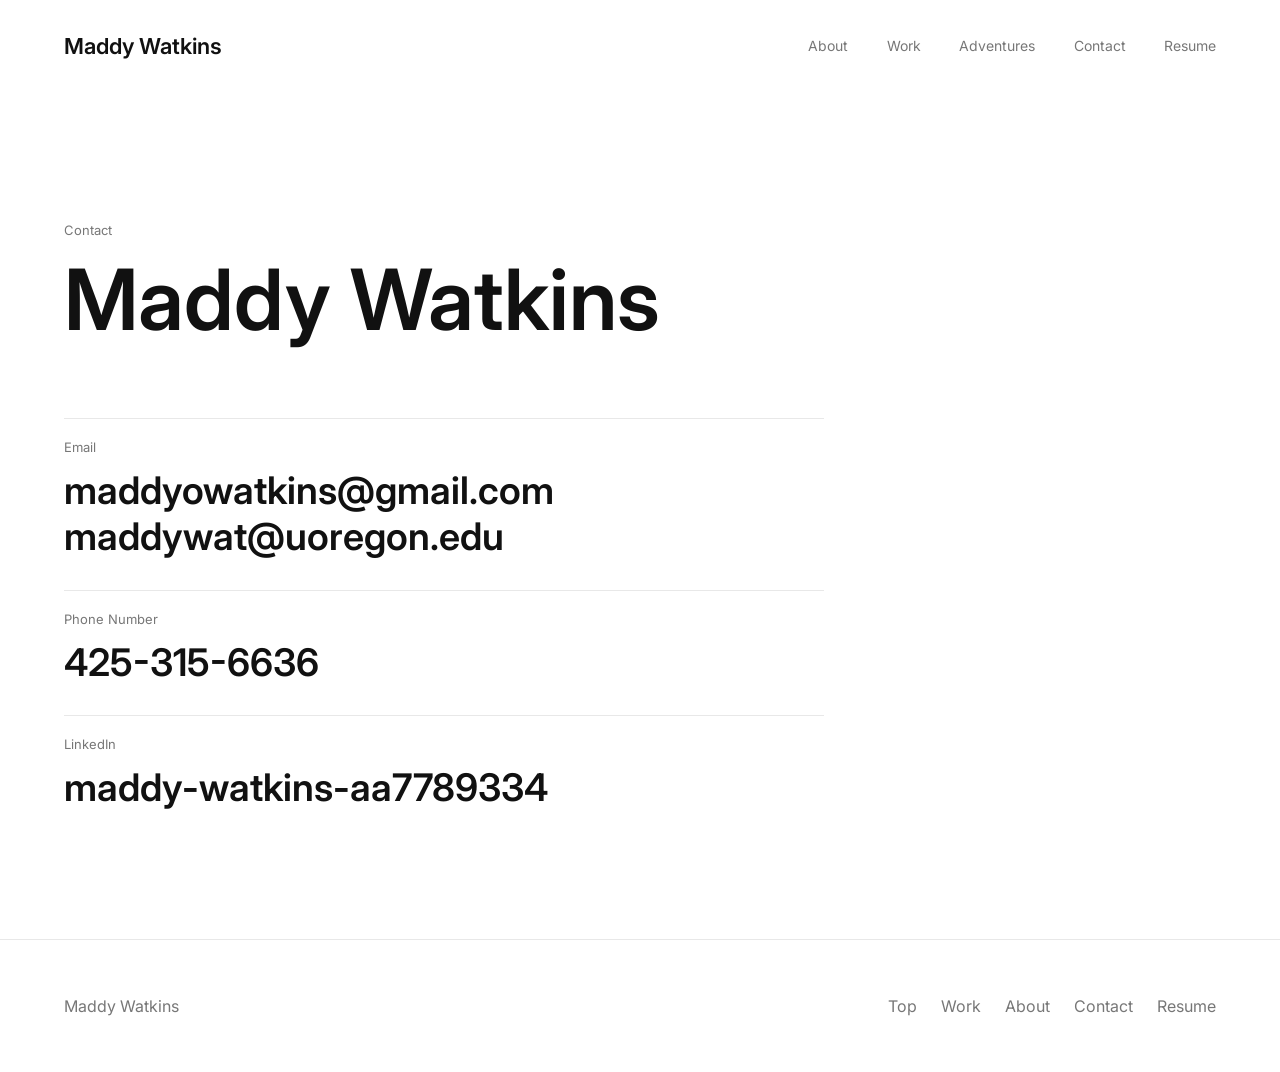
<file: contact.html>
<!DOCTYPE html>
<html lang="en">
  <head>
    <meta charset="UTF-8" />
    <meta name="viewport" content="width=device-width, initial-scale=1.0" />
    <title>Contact | Maddy Watkins</title>
    <meta name="description" content="Contact information for Maddy Watkins." />
    <link rel="preconnect" href="https://fonts.googleapis.com" />
    <link rel="preconnect" href="https://fonts.gstatic.com" crossorigin />
    <link
      href="https://fonts.googleapis.com/css2?family=Inter:wght@400;500;600;700&display=swap"
      rel="stylesheet"
    />
    <link rel="stylesheet" href="styles.css" />
  </head>
  <body>
    <header class="site-header" id="top">
      <a class="brand" href="index.html" aria-label="Maddy Watkins home">Maddy Watkins</a>
      <button class="menu-toggle" type="button" aria-expanded="false" aria-controls="site-nav">
        <span></span>
        <span></span>
        <span></span>
      </button>
      <nav class="site-nav" id="site-nav" aria-label="Primary navigation">
        <a href="index.html#about">About</a>
        <a href="index.html#portfolio">Work</a>
        <a href="index.html#adventures">Adventures</a>
        <a href="contact.html">Contact</a>
        <a href="resume.html">Resume</a>
      </nav>
    </header>

    <main>
      <section class="contact-page section" aria-labelledby="contact-title">
        <p class="section-kicker">Contact</p>
        <h1 id="contact-title">Maddy Watkins</h1>
        <div class="contact-list">
          <div>
            <span>Email</span>
            <a href="mailto:maddyowatkins@gmail.com">maddyowatkins@gmail.com</a>
            <a href="mailto:maddywat@uoregon.edu">maddywat@uoregon.edu</a>
          </div>
          <div>
            <span>Phone Number</span>
            <a href="tel:+14253156636">425-315-6636</a>
          </div>
          <div>
            <span>LinkedIn</span>
            <a href="https://www.linkedin.com/in/maddy-watkins-aa7789334/" target="_blank" rel="noopener">maddy-watkins-aa7789334</a>
          </div>
        </div>
      </section>
    </main>

    <footer class="footer">
      <p>Maddy Watkins</p>
      <nav aria-label="Footer navigation">
        <a href="index.html#top">Top</a>
        <a href="index.html#portfolio">Work</a>
        <a href="index.html#about">About</a>
        <a href="contact.html">Contact</a>
        <a href="resume.html">Resume</a>
      </nav>
    </footer>

    <script src="script.js"></script>
  </body>
</html>
</file>
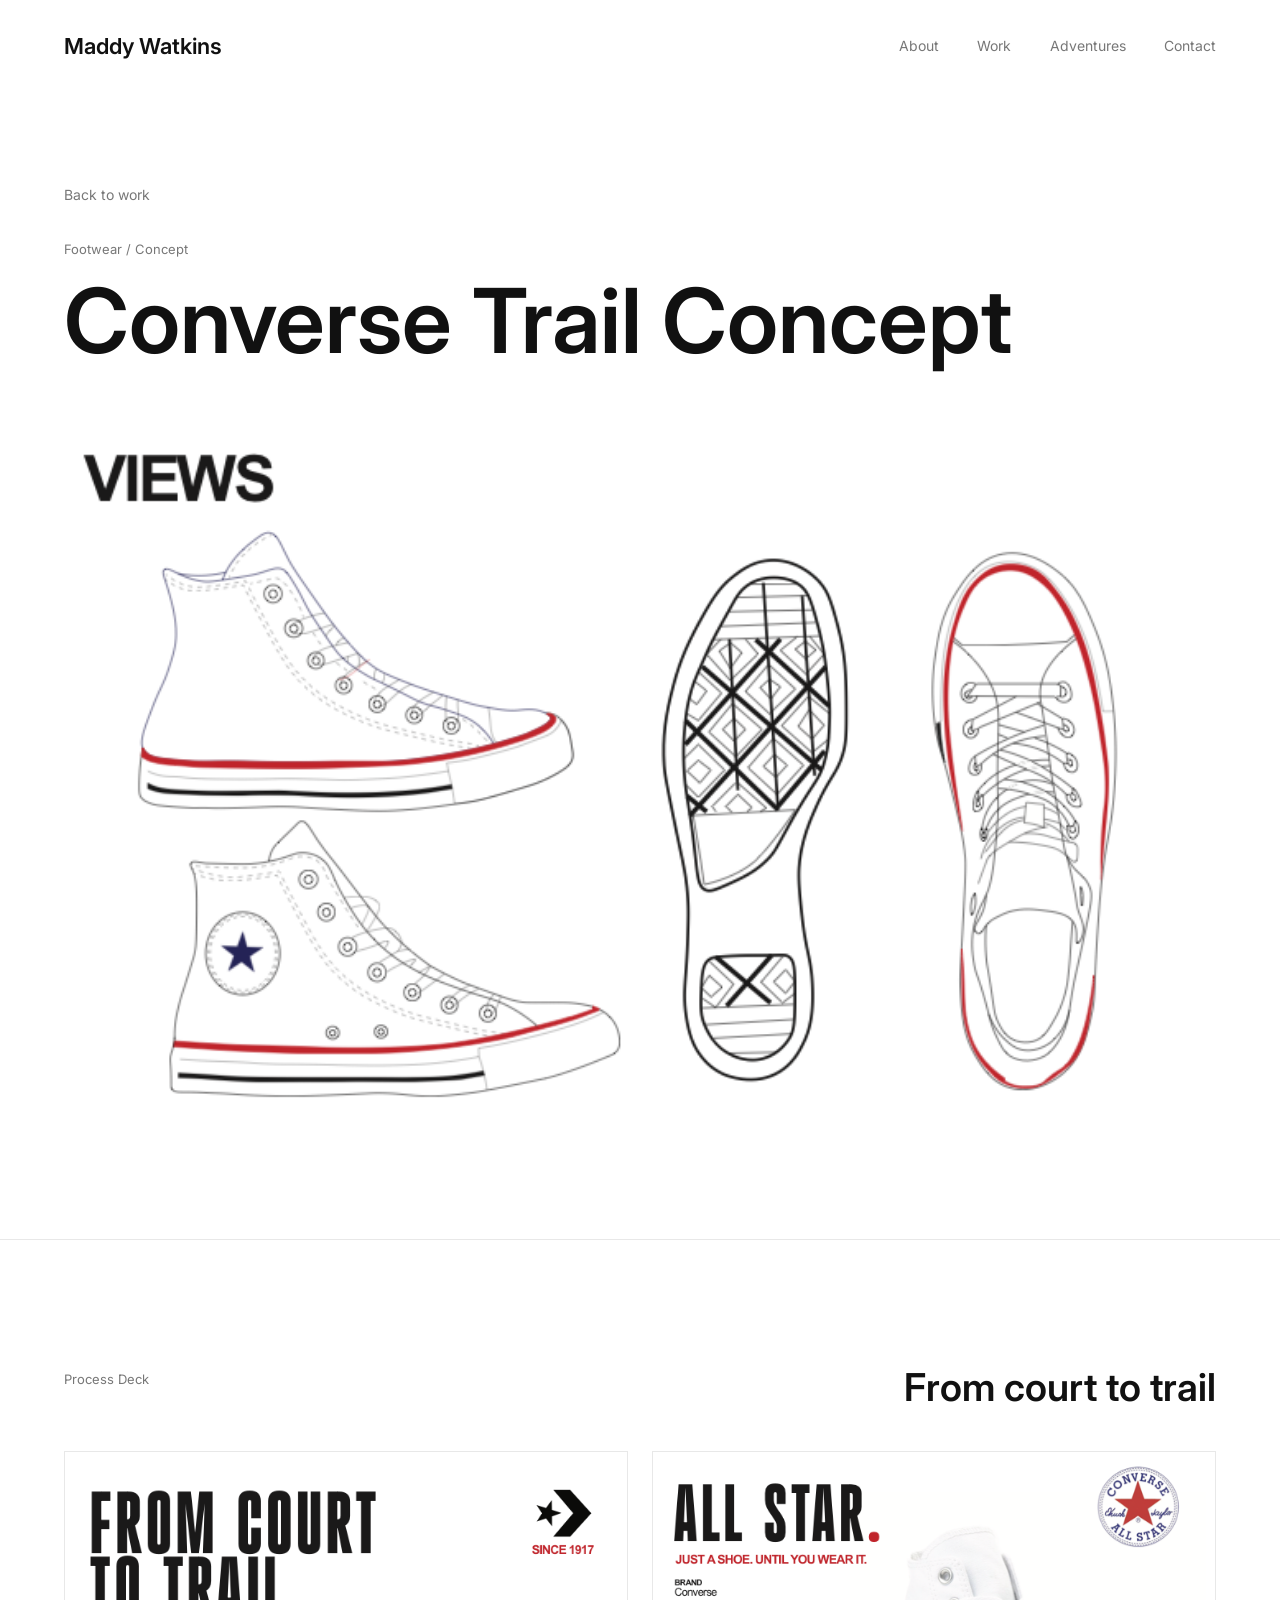
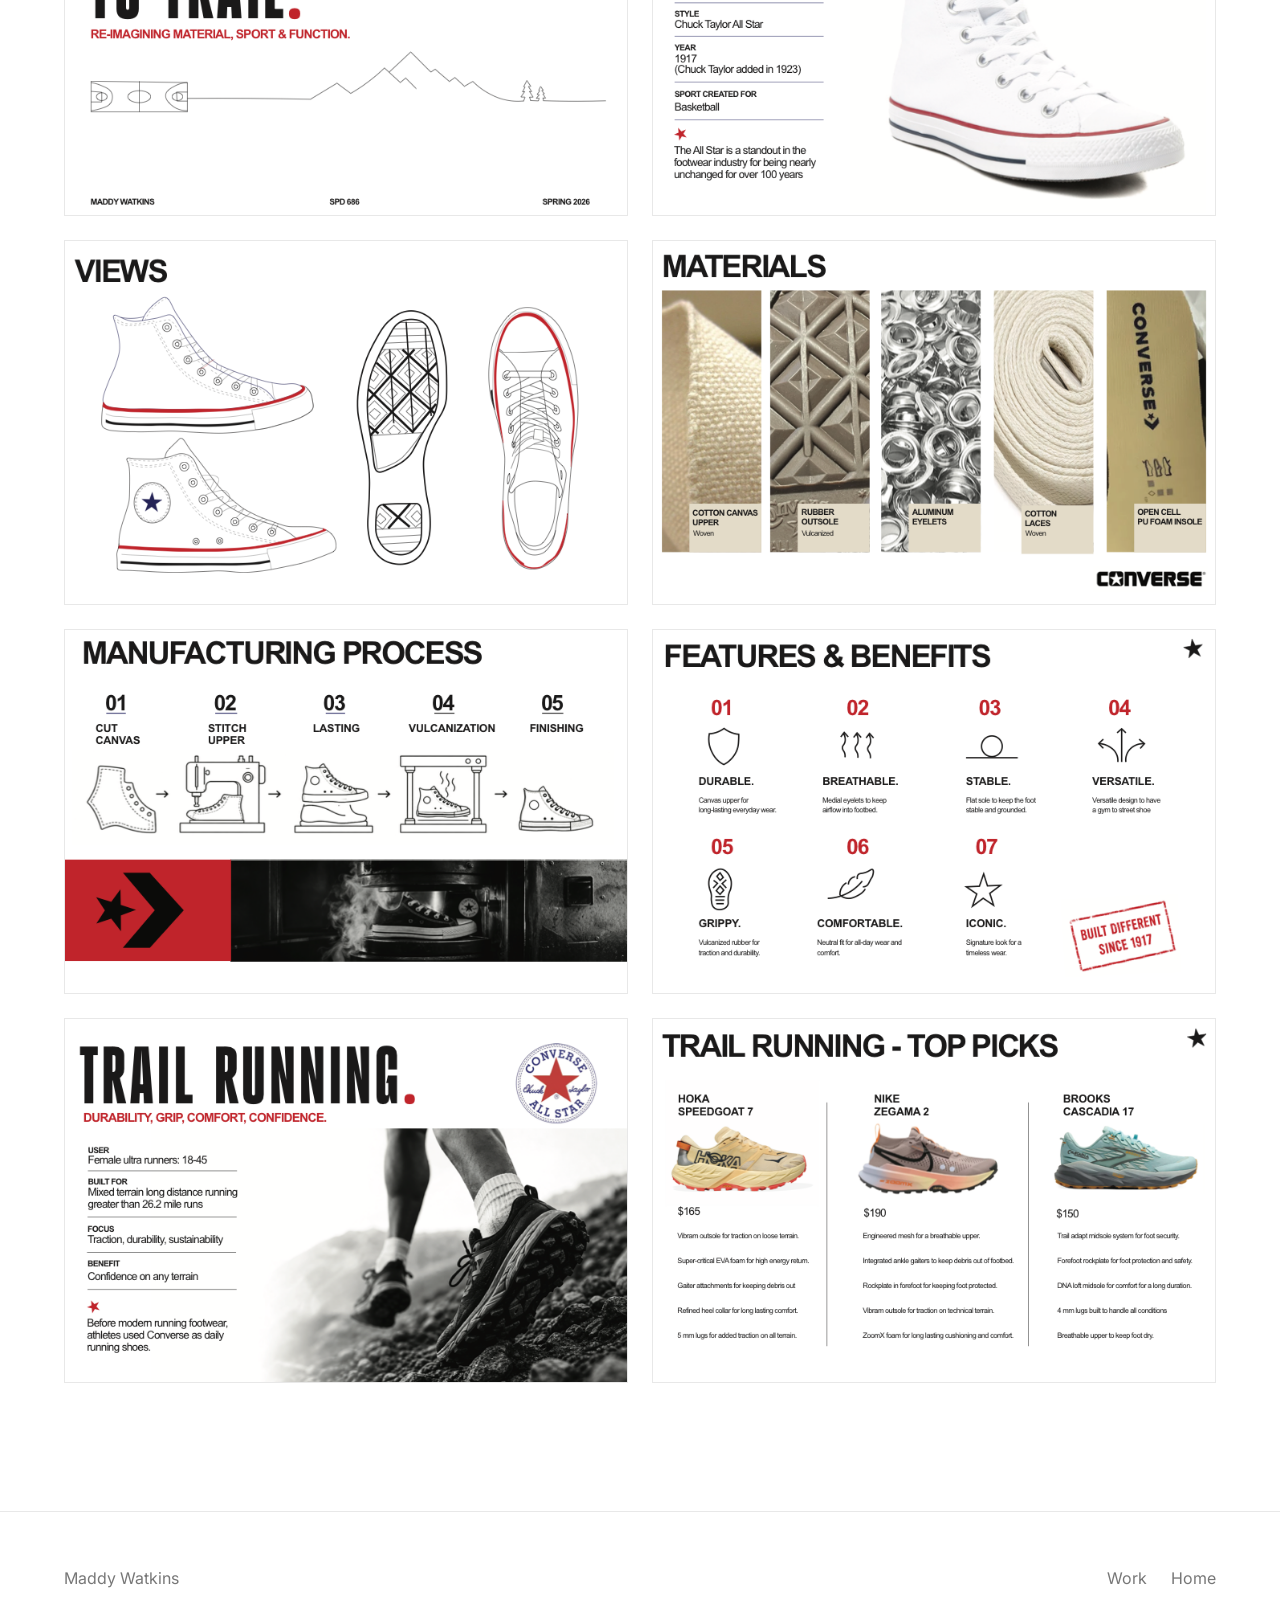
<file: converse-all-star-trail-running.html>
<!DOCTYPE html>
<html lang="en">
  <head>
    <meta charset="UTF-8" />
    <meta name="viewport" content="width=device-width, initial-scale=1.0" />
    <title>Converse All Star x Trail Running | Maddy Watkins</title>
    <meta name="description" content="Converse All Star x Trail Running in-progress footwear concept by Maddy Watkins." />
    <link rel="preconnect" href="https://fonts.googleapis.com" />
    <link rel="preconnect" href="https://fonts.gstatic.com" crossorigin />
    <link
      href="https://fonts.googleapis.com/css2?family=Inter:wght@400;500;600;700&display=swap"
      rel="stylesheet"
    />
    <link rel="stylesheet" href="styles.css" />
  </head>
  <body>
    <header class="site-header" id="top">
      <a class="brand" href="index.html" aria-label="Maddy Watkins home">Maddy Watkins</a>
      <button class="menu-toggle" type="button" aria-expanded="false" aria-controls="site-nav">
        <span></span><span></span><span></span>
      </button>
      <nav class="site-nav" id="site-nav" aria-label="Primary navigation">
        <a href="index.html#about">About</a>
        <a href="index.html#portfolio">Work</a>
        <a href="index.html#adventures">Adventures</a>
        <a href="contact.html">Contact</a>
      </nav>
    </header>

    <main>
     <section class="project-page-hero">
  <a class="back-link" href="index.html#portfolio">Back to work</a>

  <p class="eyebrow">Footwear / Concept</p>
  <h1>Converse Trail Concept</h1>

  <img src="assets/converse-trail-deck/slide-03.png" alt="Converse trail concept cover image" />
</section>

      <section class="deck-preview section" aria-labelledby="deck-title">
        <div class="deck-heading">
          <p class="eyebrow">Process Deck</p>
          <h2 id="deck-title">From court to trail</h2>
        </div>
        <div class="deck-grid">
          <img src="assets/converse-trail-deck/slide-01.png" alt="Converse trail deck slide 1" />
          <img src="assets/converse-trail-deck/slide-02.png" alt="Converse trail deck slide 2" />
          <img src="assets/converse-trail-deck/slide-03.png" alt="Converse trail deck slide 3" />
          <img src="assets/converse-trail-deck/slide-04.png" alt="Converse trail deck slide 4" />
          <img src="assets/converse-trail-deck/slide-05.png" alt="Converse trail deck slide 5" />
          <img src="assets/converse-trail-deck/slide-06.png" alt="Converse trail deck slide 6" />
          <img src="assets/converse-trail-deck/slide-07.png" alt="Converse trail deck slide 7" />
          <img src="assets/converse-trail-deck/slide-08.png" alt="Converse trail deck slide 8" />
        </div>
      </section>
    </main>

    <footer class="footer">
      <p>Maddy Watkins</p>
      <nav aria-label="Footer navigation">
        <a href="index.html#portfolio">Work</a>
        <a href="index.html">Home</a>
      </nav>
    </footer>

    <script src="script.js"></script>
  </body>
</html>
</file>
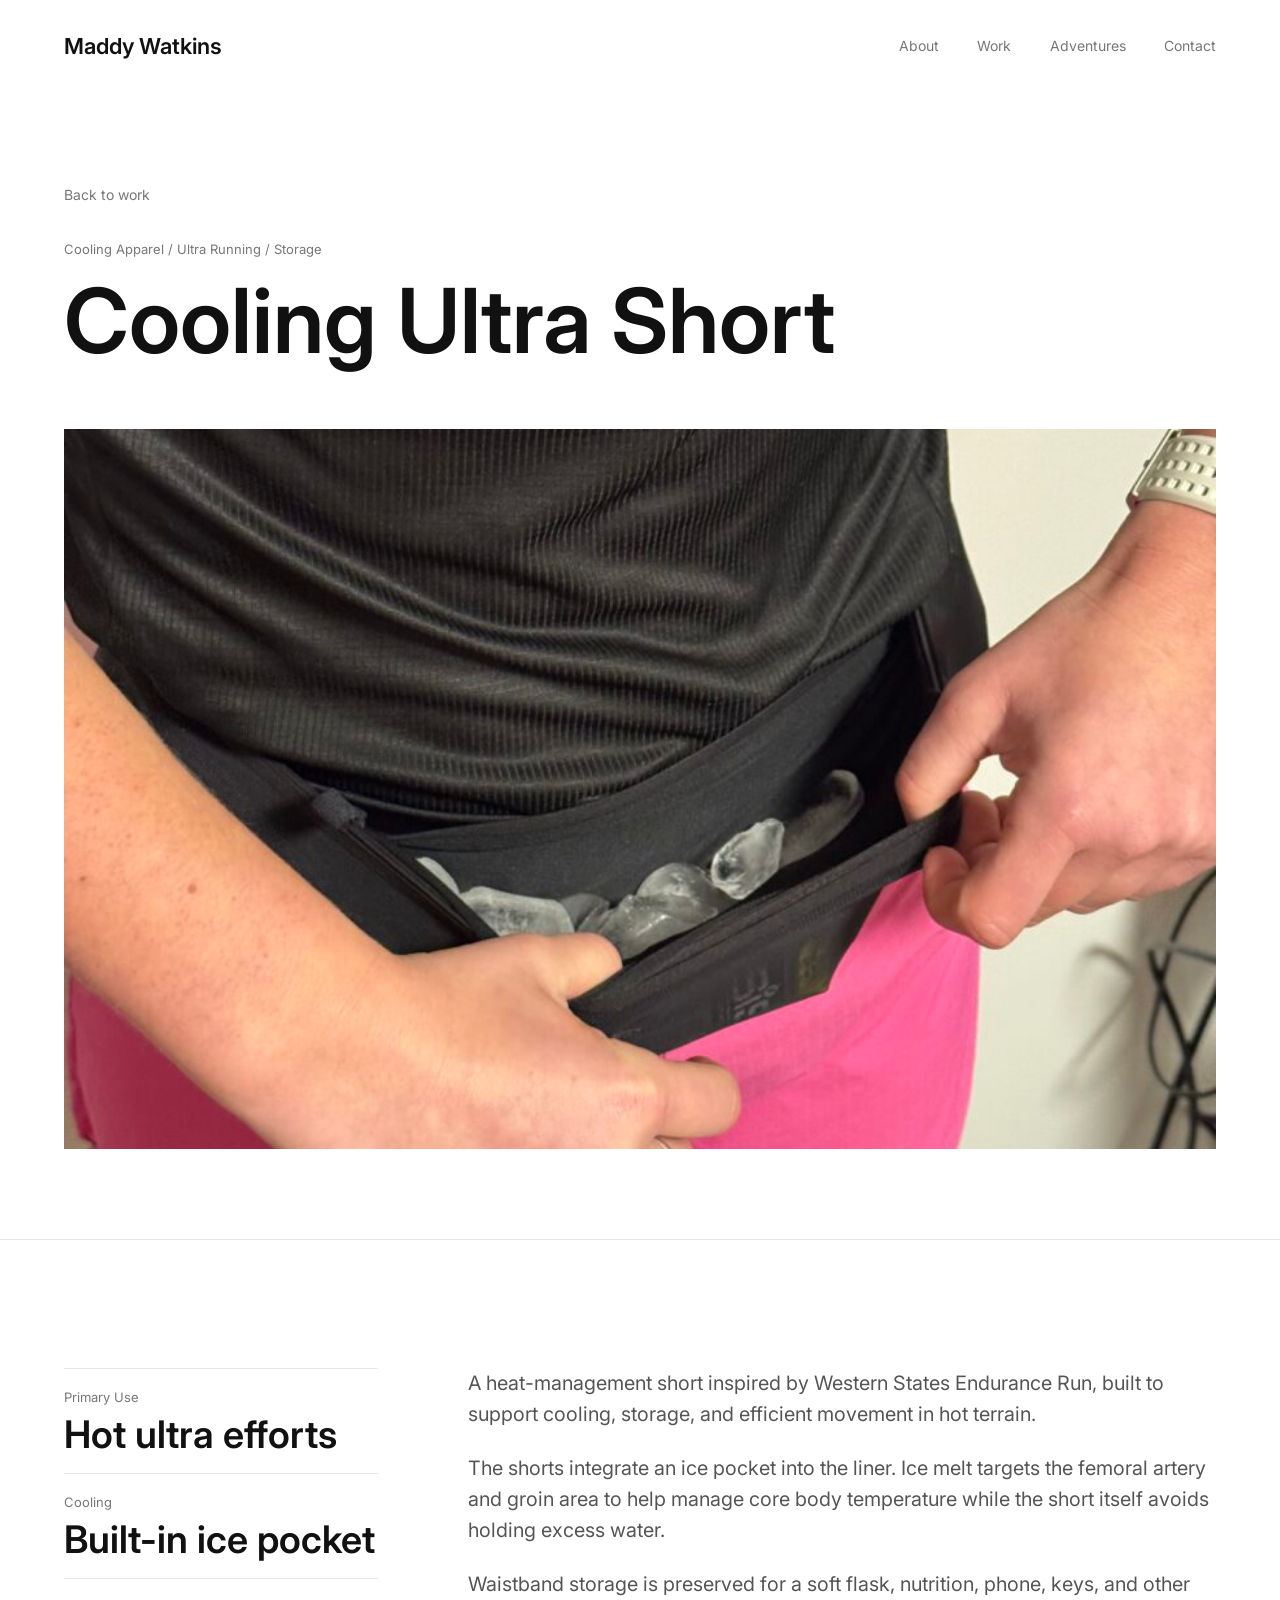
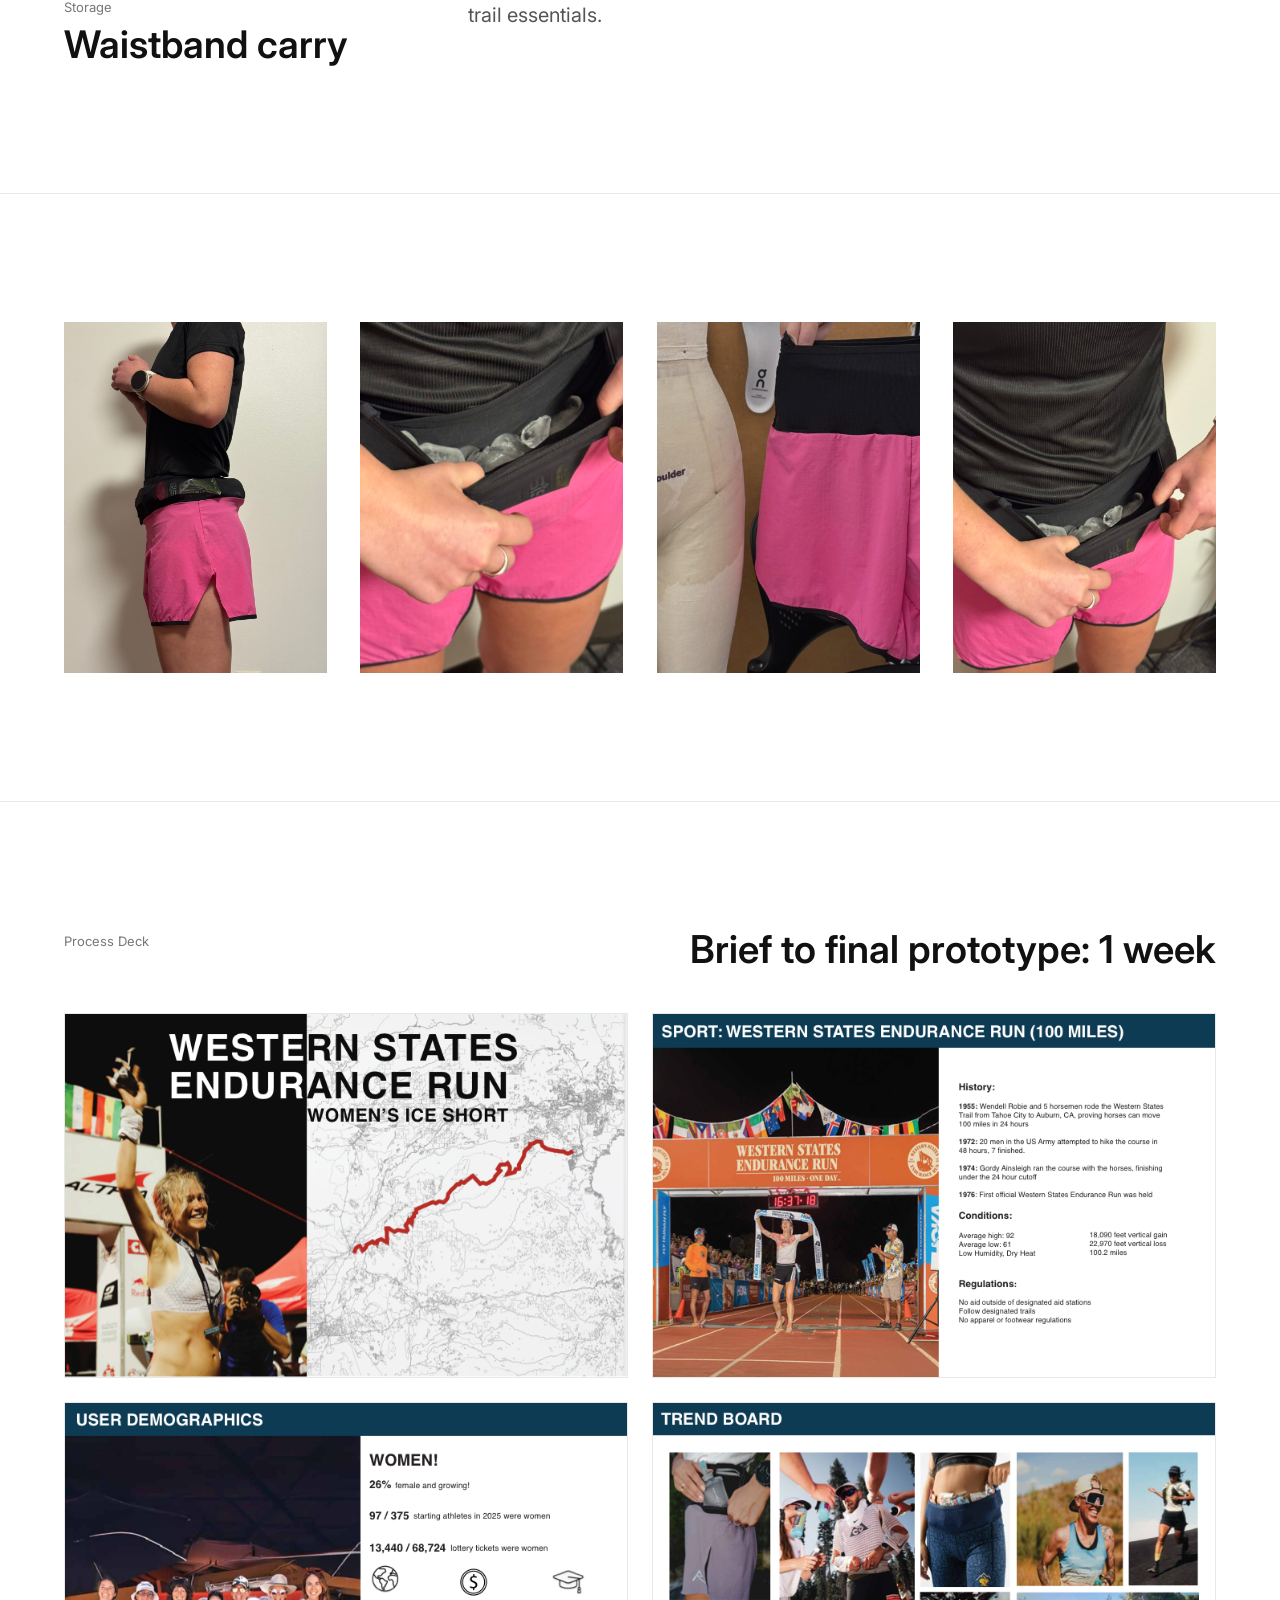
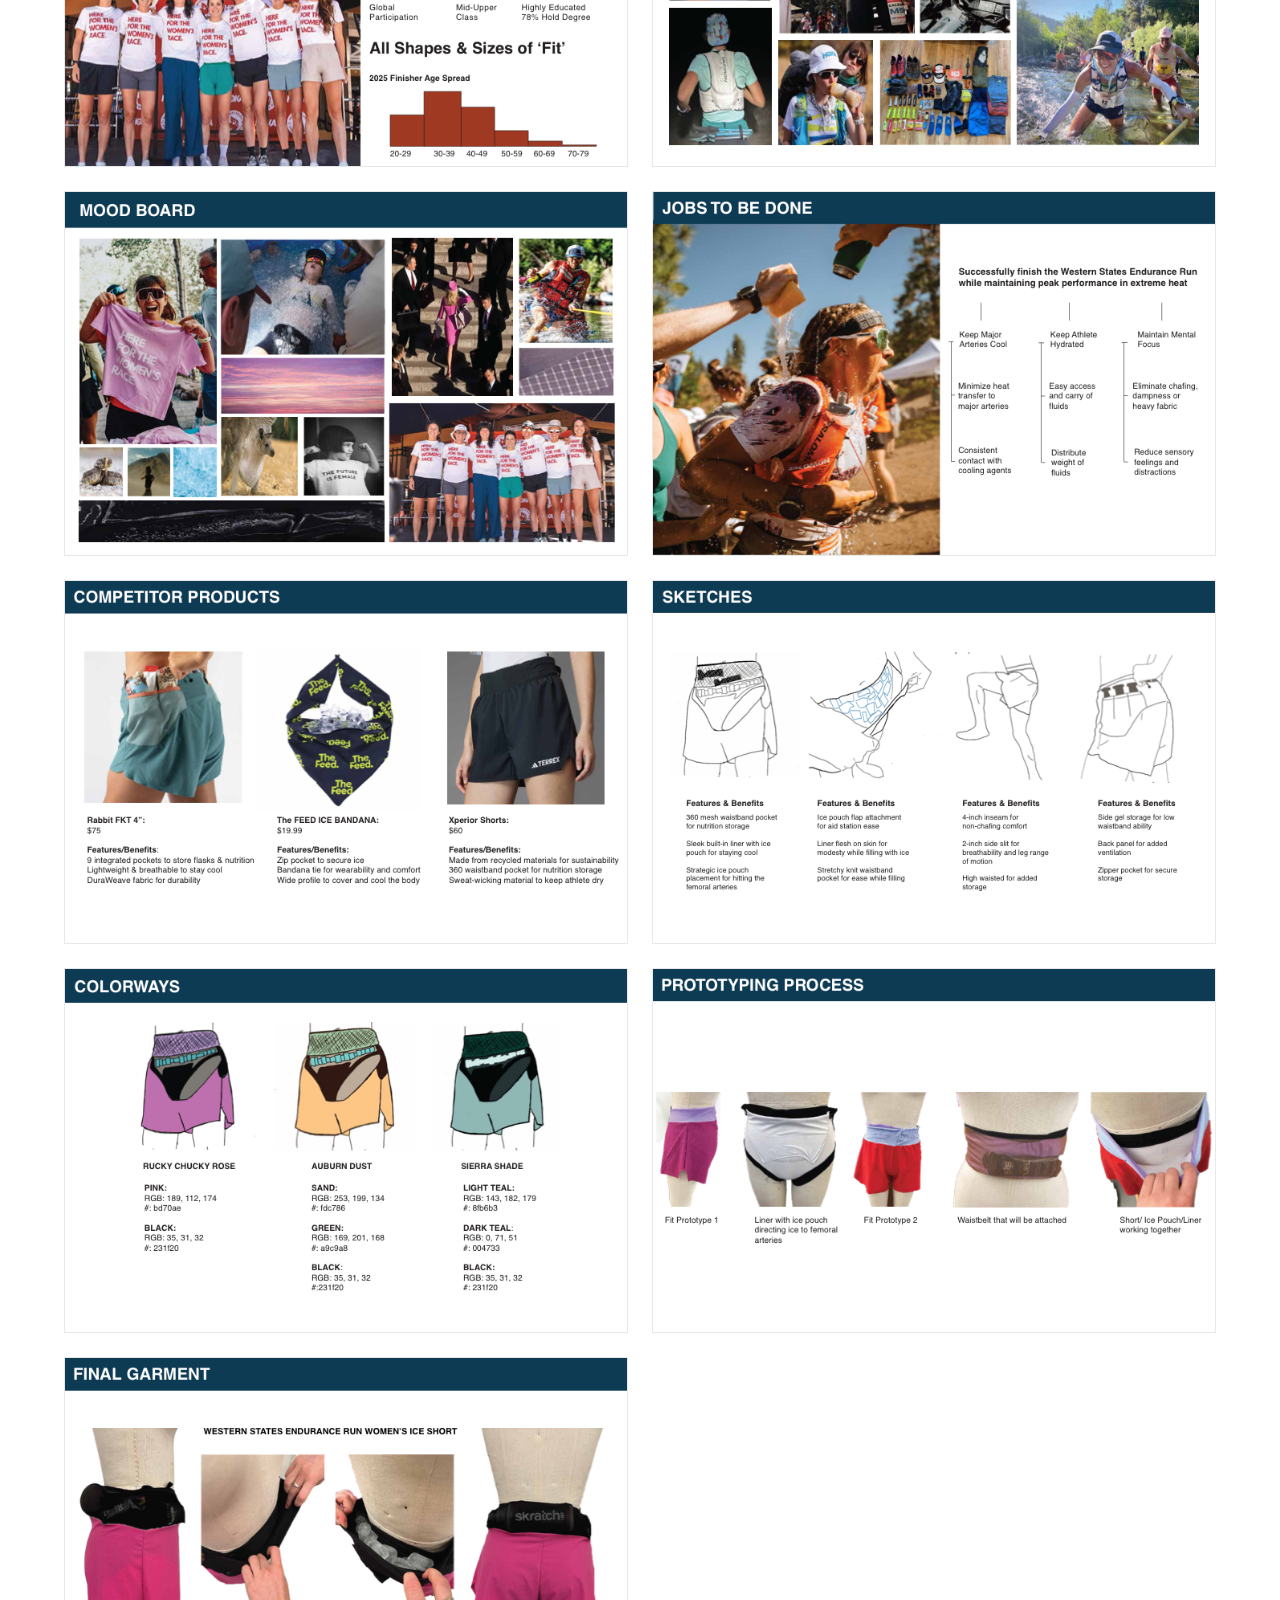
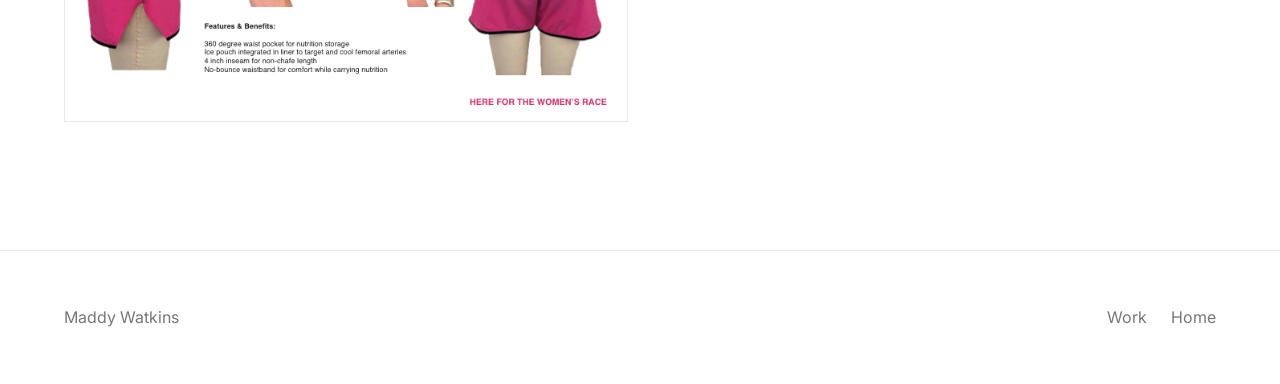
<file: cooling-ultra-short.html>
<!DOCTYPE html>
<html lang="en">
  <head>
    <meta charset="UTF-8" />
    <meta name="viewport" content="width=device-width, initial-scale=1.0" />
    <title>Cooling Ultra Short | Maddy Watkins</title>
    <meta name="description" content="Cooling Ultra Short by Maddy Watkins." />
    <link rel="preconnect" href="https://fonts.googleapis.com" />
    <link rel="preconnect" href="https://fonts.gstatic.com" crossorigin />
    <link
      href="https://fonts.googleapis.com/css2?family=Inter:wght@400;500;600;700&display=swap"
      rel="stylesheet"
    />
    <link rel="stylesheet" href="styles.css" />
  </head>
  <body>
    <header class="site-header" id="top">
      <a class="brand" href="index.html" aria-label="Maddy Watkins home">Maddy Watkins</a>
      <button class="menu-toggle" type="button" aria-expanded="false" aria-controls="site-nav">
        <span></span><span></span><span></span>
      </button>
      <nav class="site-nav" id="site-nav" aria-label="Primary navigation">
        <a href="index.html#about">About</a>
        <a href="index.html#portfolio">Work</a>
        <a href="index.html#adventures">Adventures</a>
        <a href="contact.html">Contact</a>
      </nav>
    </header>

    <main>
      <section class="project-page-hero" aria-labelledby="project-title">
        <a class="back-link" href="index.html#portfolio">Back to work</a>
        <p class="eyebrow">Cooling Apparel / Ultra Running / Storage</p>
        <h1 id="project-title">Cooling Ultra Short</h1>
        <img src="assets/short.jpeg" alt="Cooling ultra short prototype" />
      </section>

      <section class="project-detail section" aria-label="Project details">
        <div class="spec-list">
          <div><span>Primary Use</span><strong>Hot ultra efforts</strong></div>
          <div><span>Cooling</span><strong>Built-in ice pocket</strong></div>
          <div><span>Storage</span><strong>Waistband carry</strong></div>
        </div>
        <div class="project-body">
          <p>
            A heat-management short inspired by Western States Endurance Run, built
            to support cooling, storage, and efficient movement in hot terrain.
          </p>
          <p>
            The shorts integrate an ice pocket into the liner. Ice melt targets the
            femoral artery and groin area to help manage core body temperature while
            the short itself avoids holding excess water.
          </p>
          <p>
            Waistband storage is preserved for a soft flask, nutrition, phone, keys,
            and other trail essentials.
          </p>
        </div>
      </section>

      <section class="project-gallery section" aria-label="Cooling Ultra Short process images">
        <img src="assets/short-detail-1.jpeg" alt="Cooling ultra short prototype detail" />
        <img src="assets/short-detail-2.jpeg" alt="Cooling ultra short waistband storage" />
        <img class="soft-exposure" src="assets/short-detail-3.jpeg" alt="Cooling ultra short ice pocket demonstration" />
        <img src="assets/short.jpeg" alt="Cooling ultra short garment view" />
      </section>

      <section class="deck-preview section" aria-labelledby="deck-title">
        <div class="deck-heading">
          <p class="eyebrow">Process Deck</p>
          <h2 id="deck-title">Brief to final prototype: 1 week</h2>
        </div>
        <div class="deck-grid">
          <img src="assets/thermoregulation-short-deck/slide-01.png" alt="Thermoregulation short deck slide 1" />
          <img src="assets/thermoregulation-short-deck/slide-02.png" alt="Thermoregulation short deck slide 2" />
          <img src="assets/thermoregulation-short-deck/slide-03.png" alt="Thermoregulation short deck slide 3" />
          <img src="assets/thermoregulation-short-deck/slide-04.png" alt="Thermoregulation short deck slide 4" />
          <img src="assets/thermoregulation-short-deck/slide-05.png" alt="Thermoregulation short deck slide 5" />
          <img src="assets/thermoregulation-short-deck/slide-06.png" alt="Thermoregulation short deck slide 6" />
          <img src="assets/thermoregulation-short-deck/slide-07.png" alt="Thermoregulation short deck slide 7" />
          <img src="assets/thermoregulation-short-deck/slide-08.png" alt="Thermoregulation short deck slide 8" />
          <img src="assets/thermoregulation-short-deck/slide-09.png" alt="Thermoregulation short deck slide 9" />
          <img src="assets/thermoregulation-short-deck/slide-10.png" alt="Thermoregulation short deck slide 10" />
          <img src="assets/thermoregulation-short-deck/slide-11.png" alt="Thermoregulation short deck slide 11" />
        </div>
      </section>
    </main>

    <footer class="footer">
      <p>Maddy Watkins</p>
      <nav aria-label="Footer navigation">
        <a href="index.html#portfolio">Work</a>
        <a href="index.html">Home</a>
      </nav>
    </footer>

    <script src="script.js"></script>
  </body>
</html>
</file>
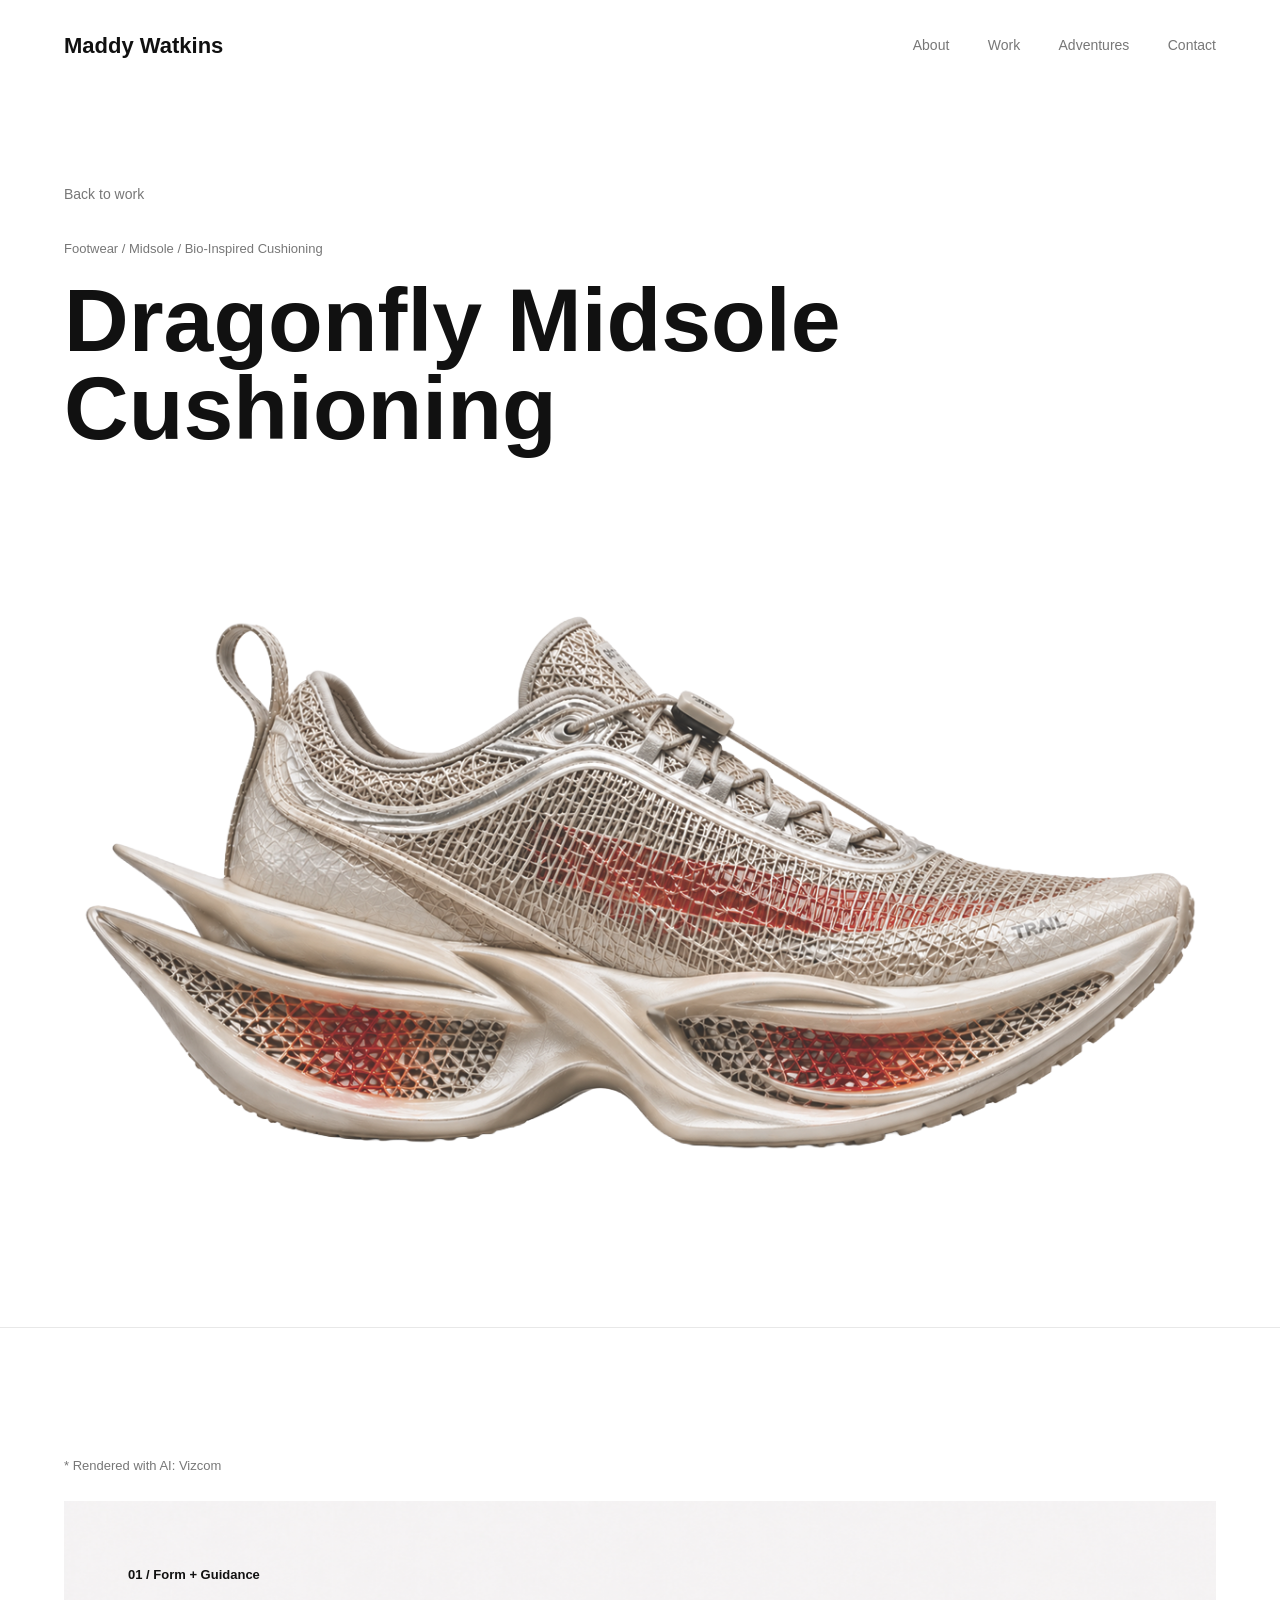
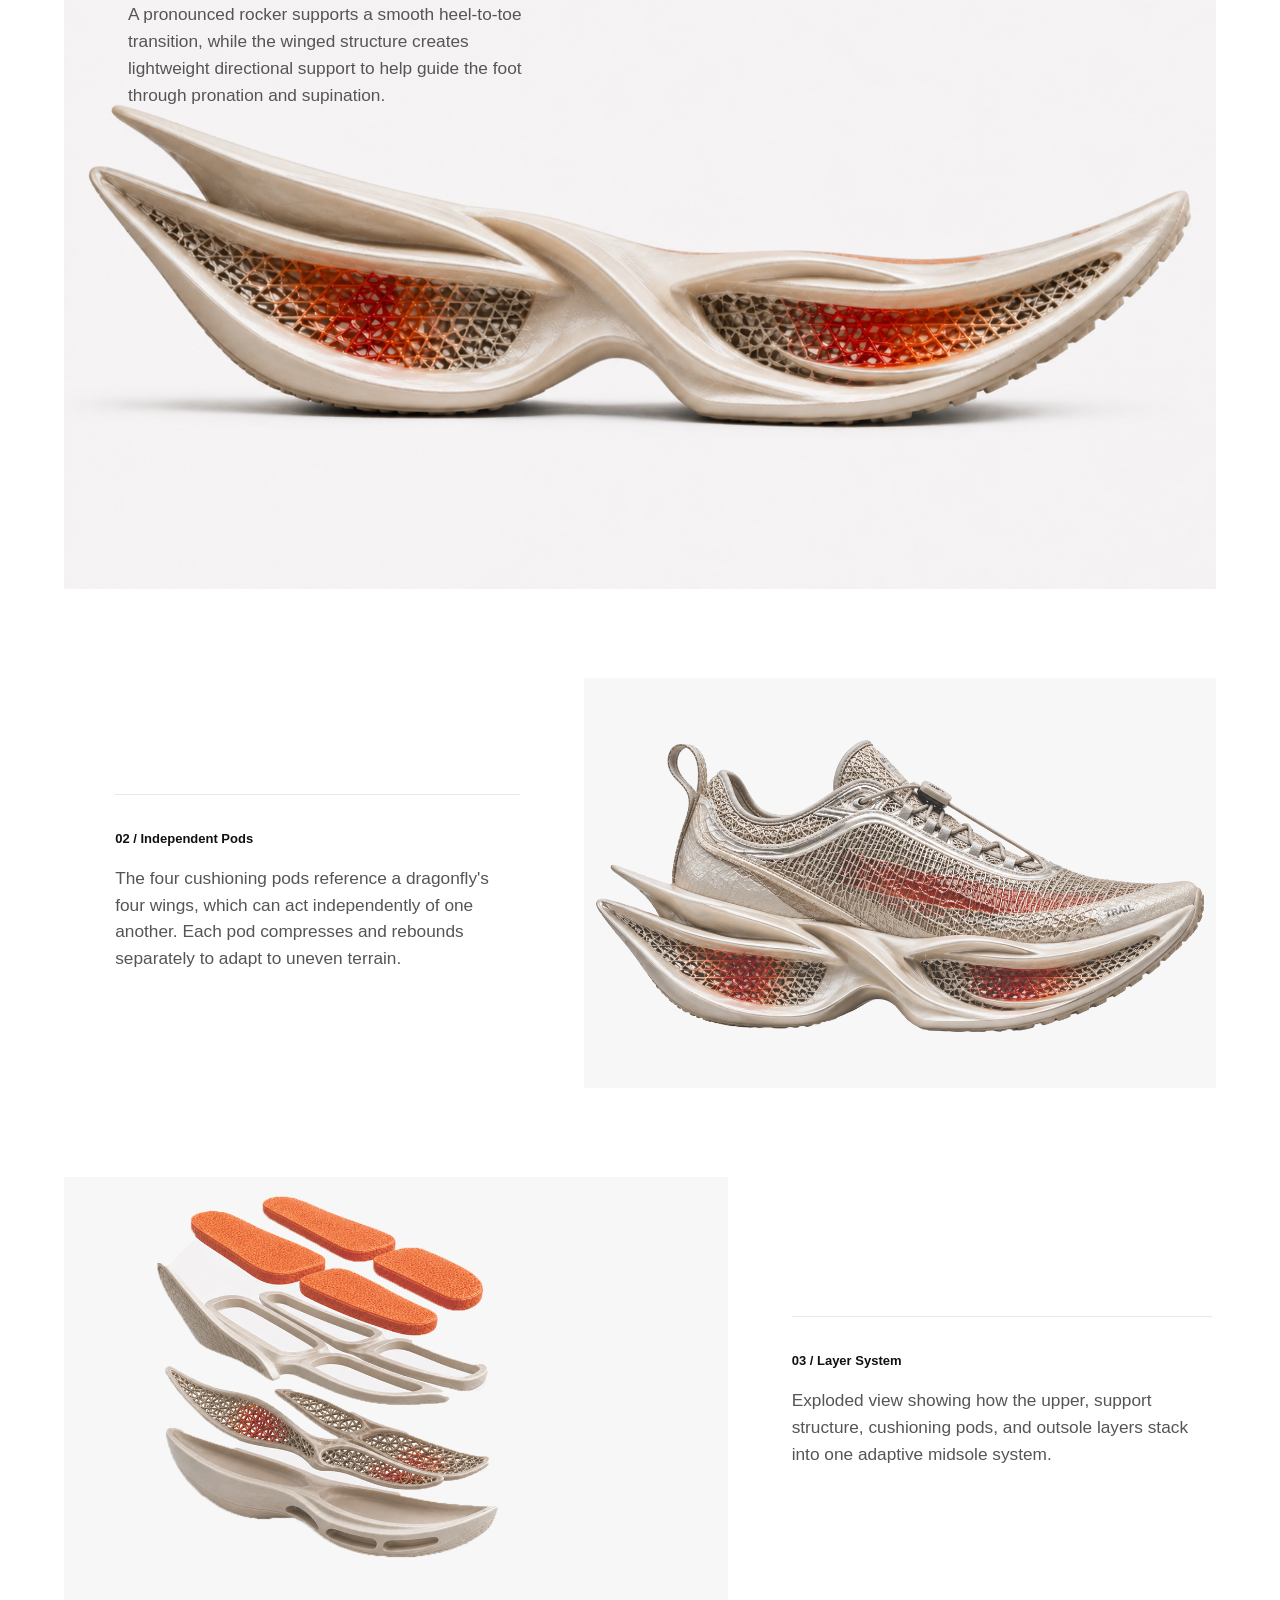
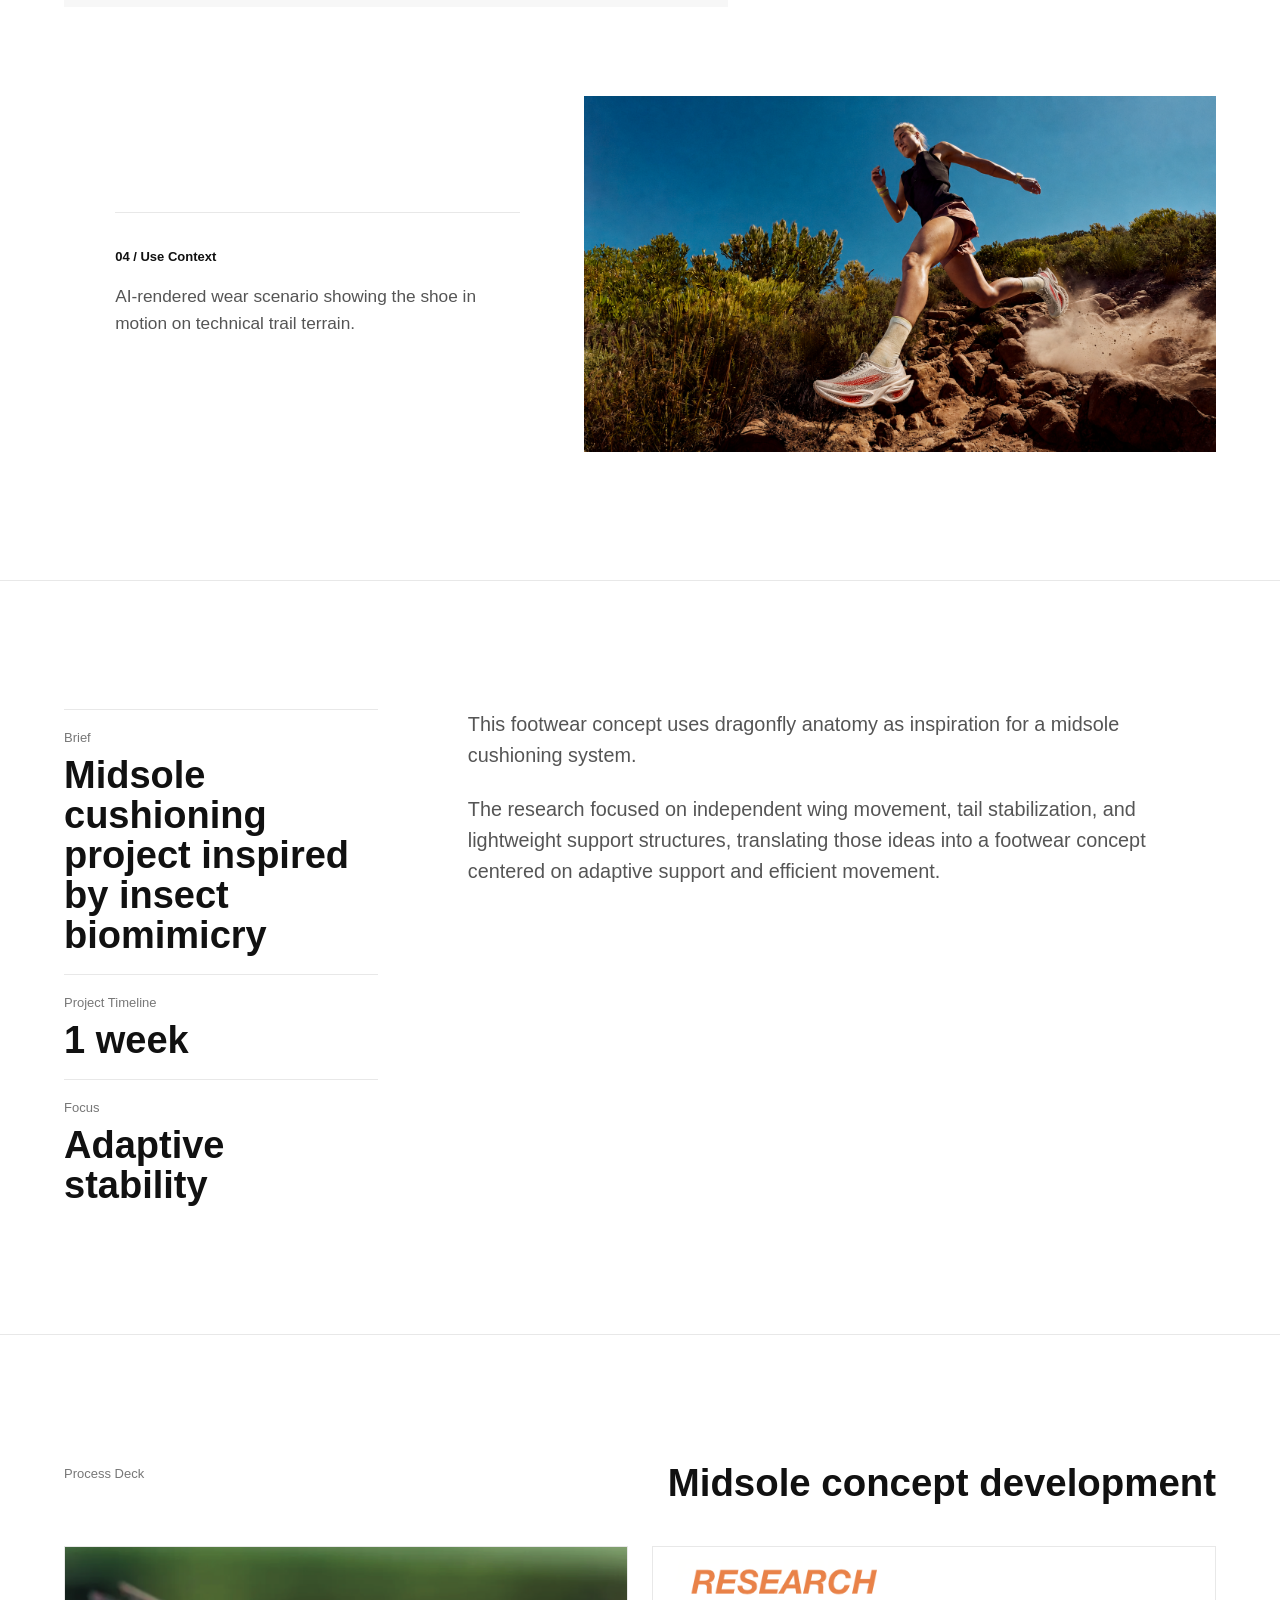
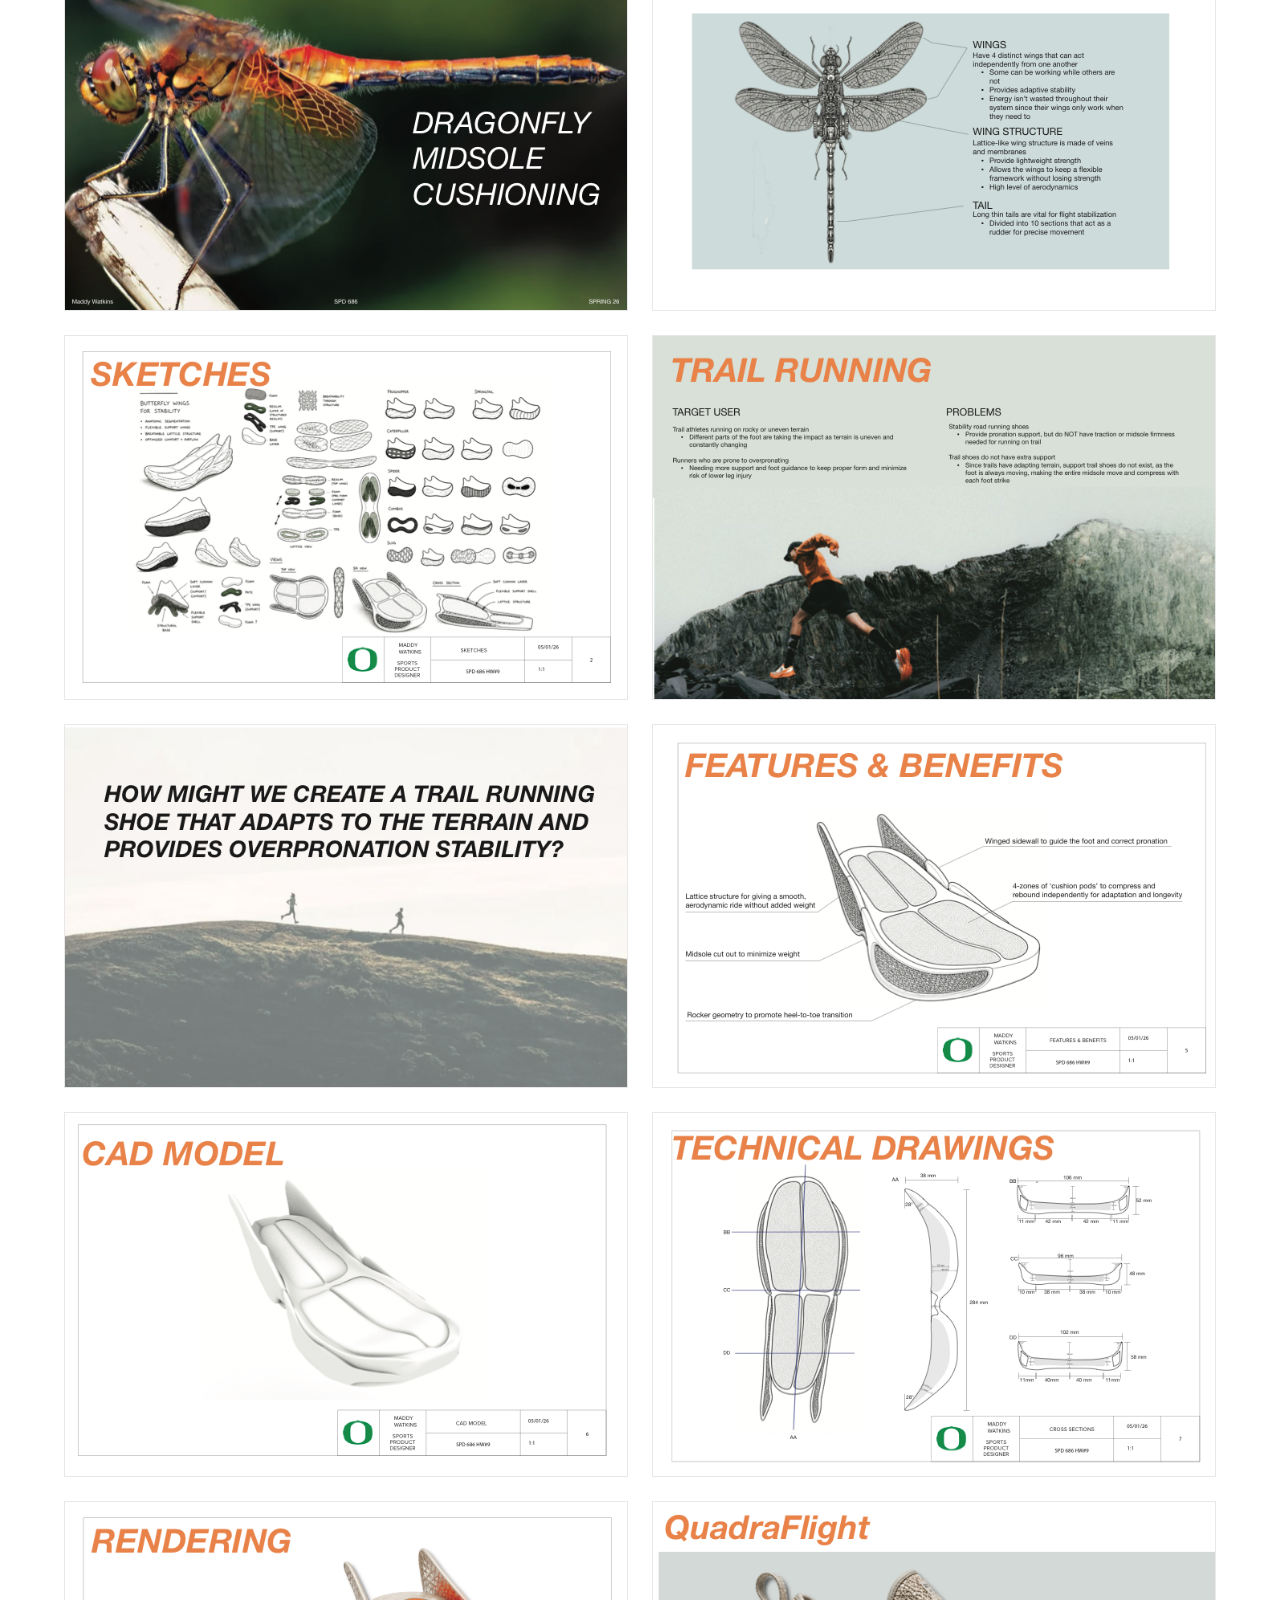
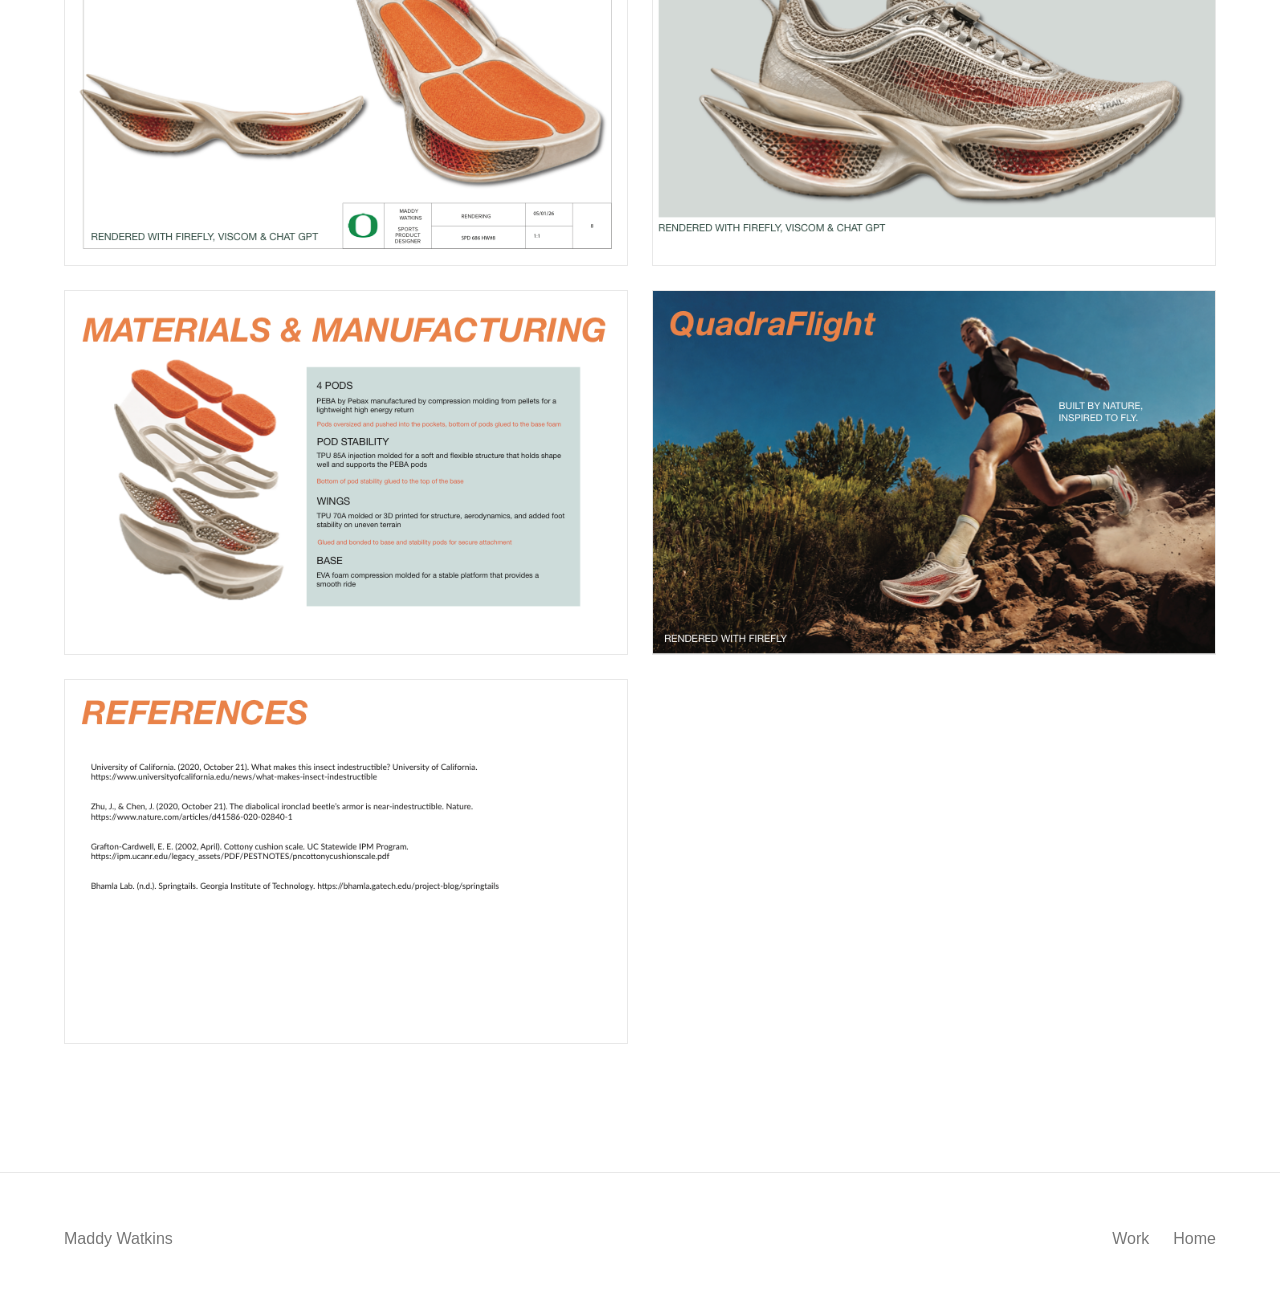
<file: dragonfly-midsole.html>
<!DOCTYPE html>
<html lang="en">
  <head>
    <meta charset="UTF-8" />
    <meta name="viewport" content="width=device-width, initial-scale=1.0" />
    <title>Dragonfly Midsole Cushioning | Maddy Watkins</title>
    <meta name="description" content="Dragonfly-inspired midsole cushioning footwear concept by Maddy Watkins." />
    <link rel="stylesheet" href="styles.css" />
  </head>

  <body>
    <header class="site-header" id="top">
      <a class="brand" href="index.html" aria-label="Maddy Watkins home">Maddy Watkins</a>

      <button class="menu-toggle" type="button" aria-expanded="false" aria-controls="site-nav">
        <span></span>
        <span></span>
        <span></span>
      </button>

      <nav class="site-nav" id="site-nav" aria-label="Primary navigation">
        <a href="index.html#about">About</a>
        <a href="index.html#portfolio">Work</a>
        <a href="index.html#adventures">Adventures</a>
        <a href="contact.html">Contact</a>
      </nav>
    </header>

    <main>
      <section class="project-page-hero" aria-labelledby="project-title">
        <a class="back-link" href="index.html#portfolio">Back to work</a>
        <p class="eyebrow">Footwear / Midsole / Bio-Inspired Cushioning</p>
        <h1 id="project-title">Dragonfly Midsole Cushioning</h1>
        <img src="assets/dragonfly-midsole-deck/main.png" alt="Dragonfly midsole shoe concept" />
      </section>

      <section class="visual-gallery section" aria-label="Dragonfly shoe visualizations">
        <p class="image-note">* Rendered with AI: Vizcom</p>

        <div class="visual-story">
          <figure class="visual-item visual-item-overlay">
            <img src="assets/dragonfly-midsole-deck/render-lateral.png" alt="Dragonfly shoe lateral AI render" />
            <figcaption>
              <span>01 / Form + Guidance</span>
              <p>
                A pronounced rocker supports a smooth heel-to-toe transition, while
                the winged structure creates lightweight directional support to help
                guide the foot through pronation and supination.
              </p>
            </figcaption>
          </figure>

          <figure class="visual-item">
            <img src="assets/dragonfly-midsole-deck/main.png" alt="Dragonfly shoe additional rendered view" />
            <figcaption>
              <span>02 / Independent Pods</span>
              <p>
                The four cushioning pods reference a dragonfly's four wings, which
                can act independently of one another. Each pod compresses and rebounds
                separately to adapt to uneven terrain.
              </p>
            </figcaption>
          </figure>

          <figure class="visual-item visual-item-right-caption">
            <img src="assets/dragonfly-midsole-deck/exploded.png" alt="Dragonfly shoe exploded rendered view" />
            <figcaption>
              <span>03 / Layer System</span>
              <p>
                Exploded view showing how the upper, support structure, cushioning
                pods, and outsole layers stack into one adaptive midsole system.
              </p>
            </figcaption>
          </figure>

          <figure class="visual-item">
            <img src="assets/dragonfly-midsole-deck/render-action.png" alt="Dragonfly shoe trail running AI render" />
            <figcaption>
              <span>04 / Use Context</span>
              <p>
                AI-rendered wear scenario showing the shoe in motion on technical
                trail terrain.
              </p>
            </figcaption>
          </figure>
        </div>
      </section>

      <section class="project-detail section" aria-label="Project details">
        <div class="spec-list">
          <div><span>Brief</span><strong>Midsole cushioning project inspired by insect biomimicry</strong></div>
          <div><span>Project Timeline</span><strong>1 week</strong></div>
          <div><span>Focus</span><strong>Adaptive stability</strong></div>
        </div>

        <div class="project-body">
          <p>
            This footwear concept uses dragonfly anatomy as inspiration for a midsole
            cushioning system.
          </p>
          <p>
            The research focused on independent wing movement, tail stabilization,
            and lightweight support structures, translating those ideas into a
            footwear concept centered on adaptive support and efficient movement.
          </p>
        </div>
      </section>

      <section class="deck-preview section" aria-labelledby="deck-title">
        <div class="deck-heading">
          <p class="eyebrow">Process Deck</p>
          <h2 id="deck-title">Midsole concept development</h2>
        </div>

        <div class="deck-grid">
          <img src="assets/dragonfly-midsole-deck/slide-01.png" alt="Dragonfly midsole deck slide 1" />
          <img src="assets/dragonfly-midsole-deck/slide-02.png" alt="Dragonfly midsole deck slide 2" />
          <img src="assets/dragonfly-midsole-deck/slide-03.png" alt="Dragonfly midsole deck slide 3" />
          <img src="assets/dragonfly-midsole-deck/slide-04.png" alt="Dragonfly midsole deck slide 4" />
          <img src="assets/dragonfly-midsole-deck/slide-05.png" alt="Dragonfly midsole deck slide 5" />
          <img src="assets/dragonfly-midsole-deck/slide-06.png" alt="Dragonfly midsole deck slide 6" />
          <img src="assets/dragonfly-midsole-deck/slide-07.png" alt="Dragonfly midsole deck slide 7" />
          <img src="assets/dragonfly-midsole-deck/slide-08.png" alt="Dragonfly midsole deck slide 8" />
          <img src="assets/dragonfly-midsole-deck/slide-09.png" alt="Dragonfly midsole deck slide 9" />
          <img src="assets/dragonfly-midsole-deck/slide-10.png" alt="Dragonfly midsole deck slide 10" />
          <img src="assets/dragonfly-midsole-deck/slide-11.png" alt="Dragonfly midsole deck slide 11" />
          <img src="assets/dragonfly-midsole-deck/slide-12.png" alt="Dragonfly midsole deck slide 12" />
          <img src="assets/dragonfly-midsole-deck/slide-13.png" alt="Dragonfly midsole deck slide 13" />
        </div>
      </section>
    </main>

    <footer class="footer">
      <p>Maddy Watkins</p>
      <nav aria-label="Footer navigation">
        <a href="index.html#portfolio">Work</a>
        <a href="index.html">Home</a>
      </nav>
    </footer>

    <script src="script.js"></script>
  </body>
</html>
</file>
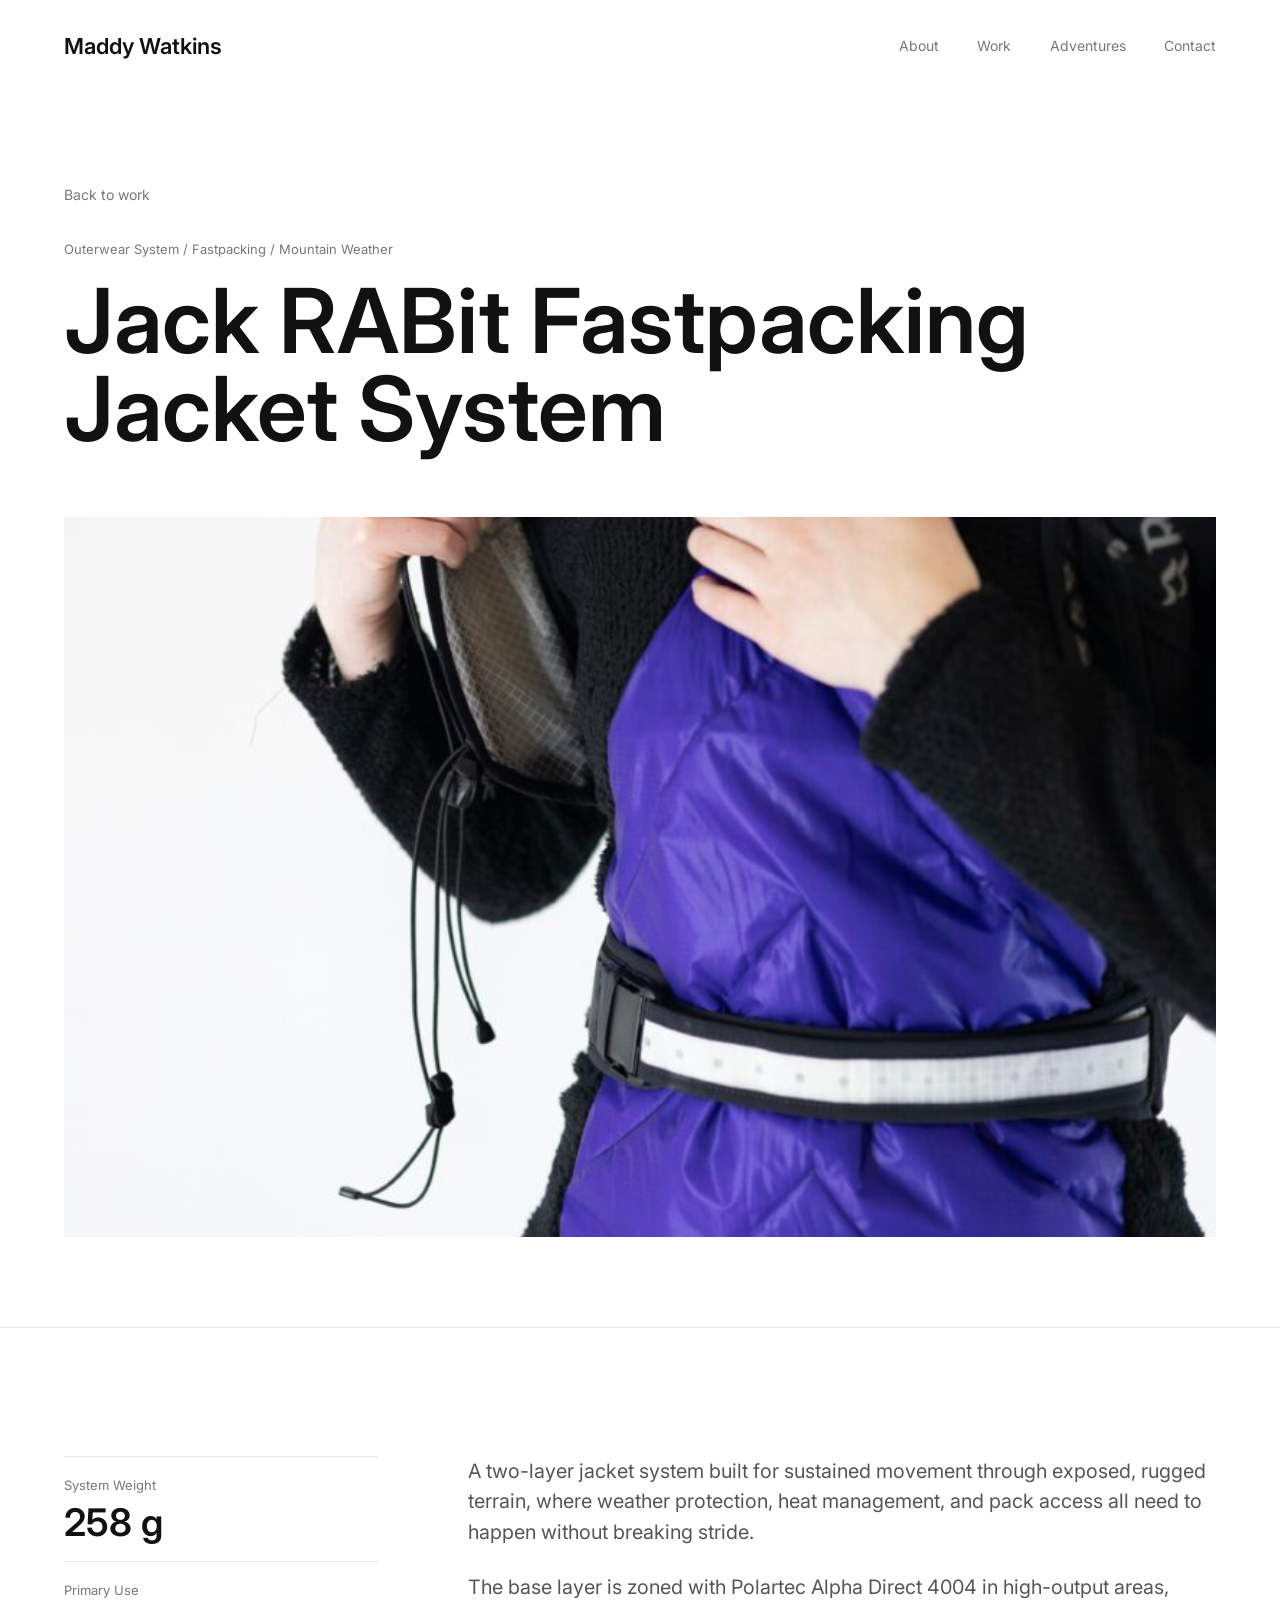
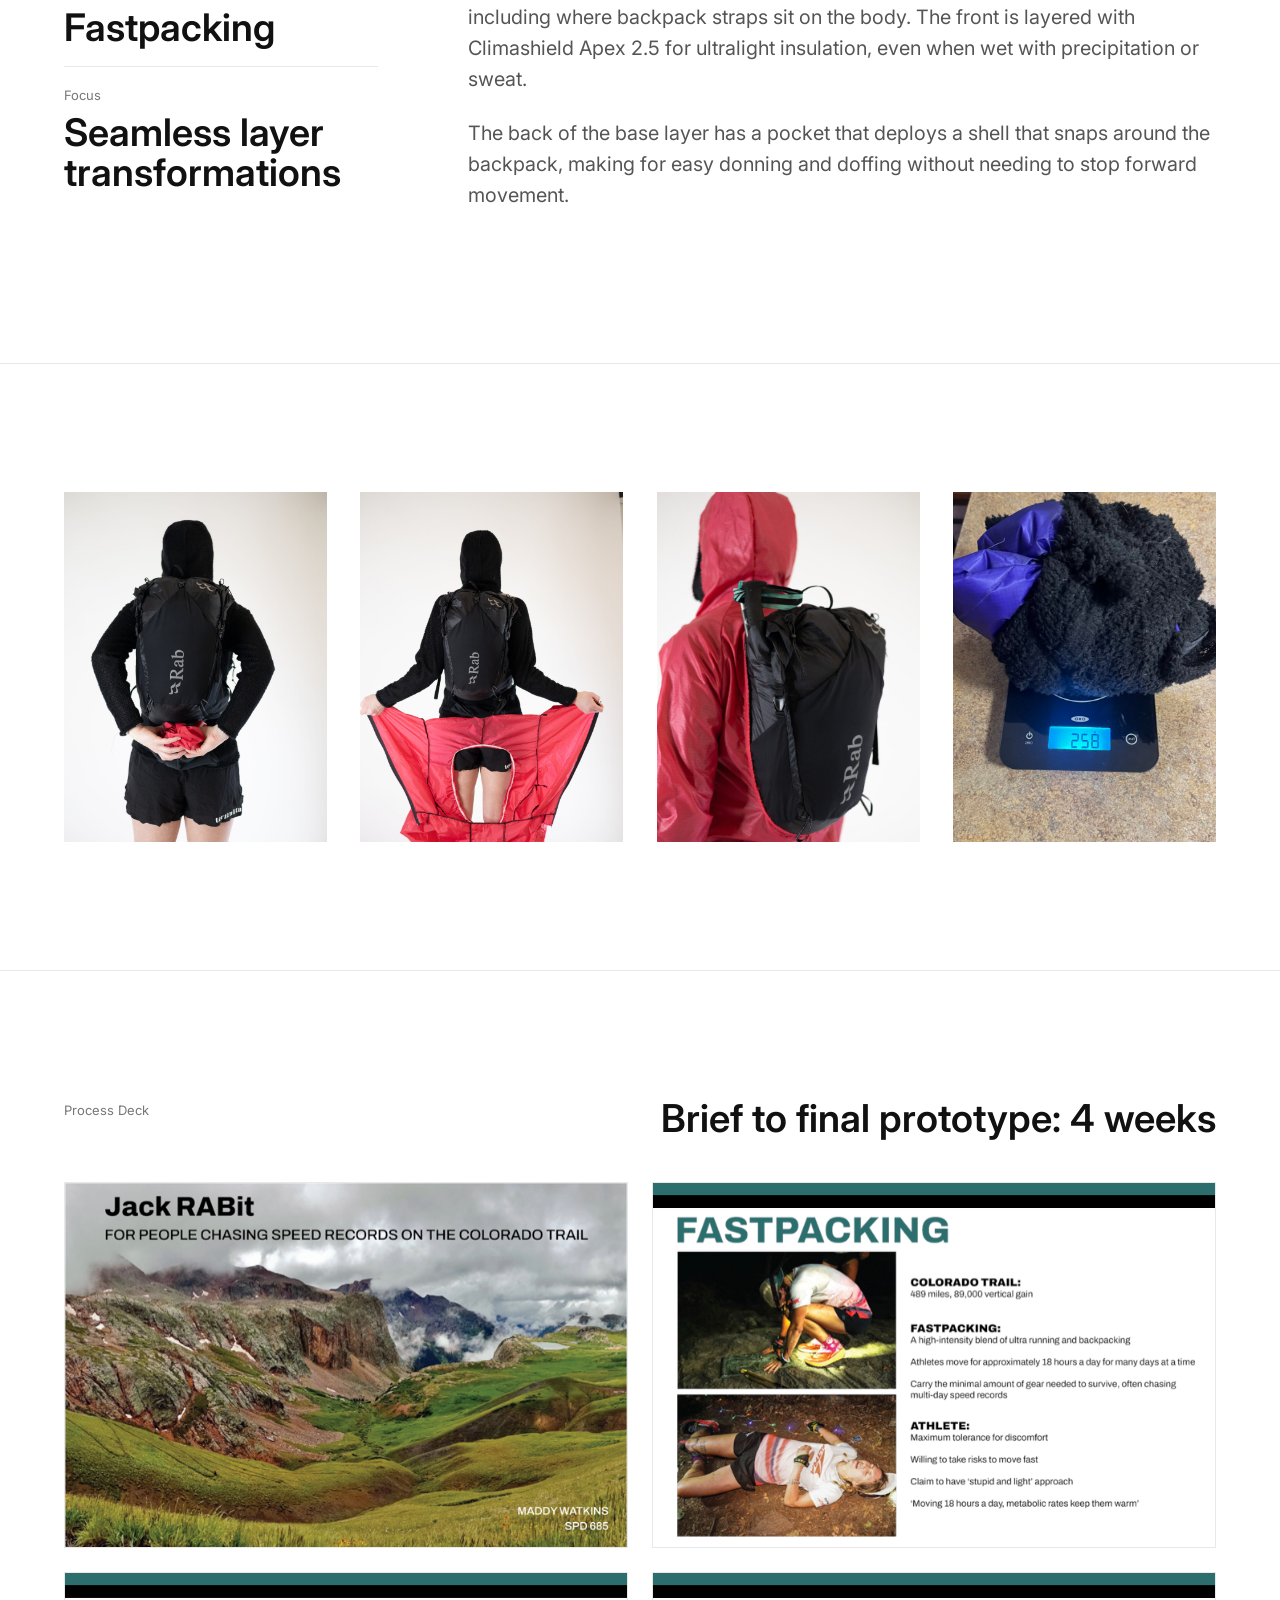
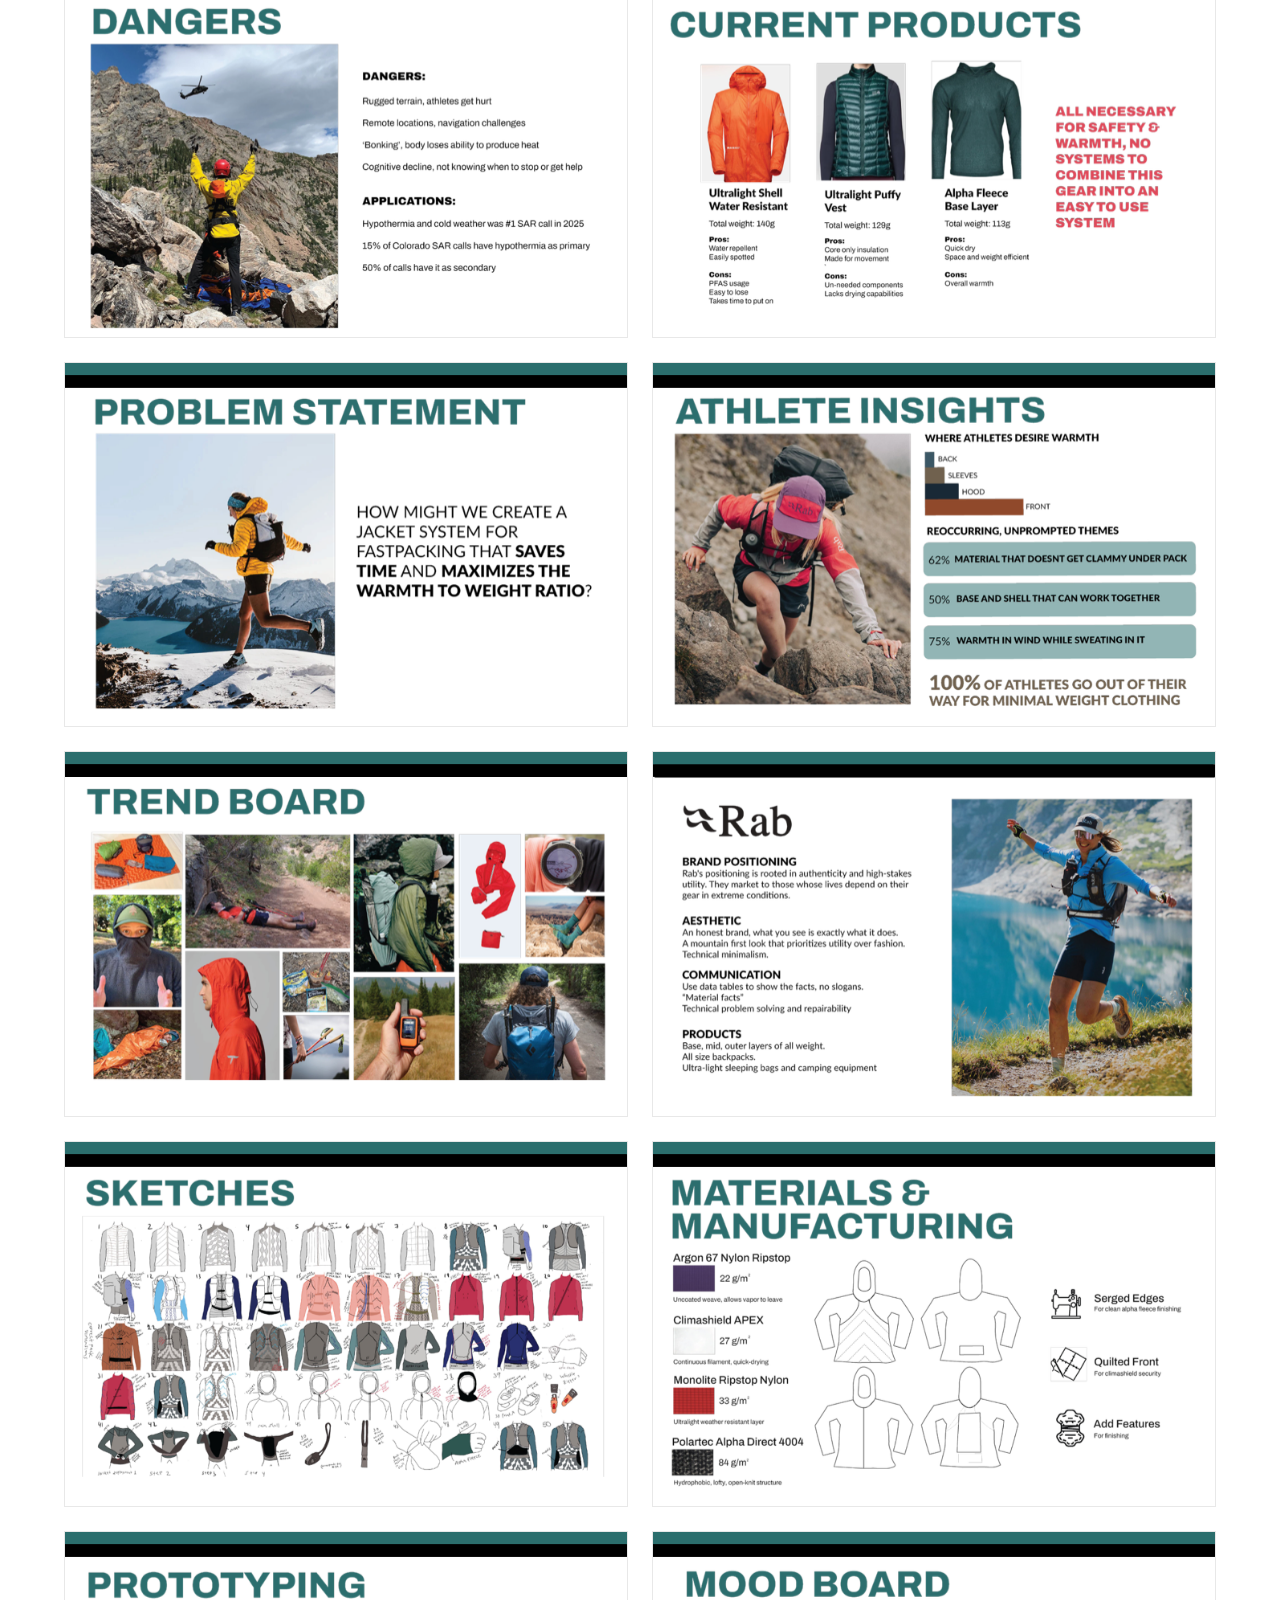
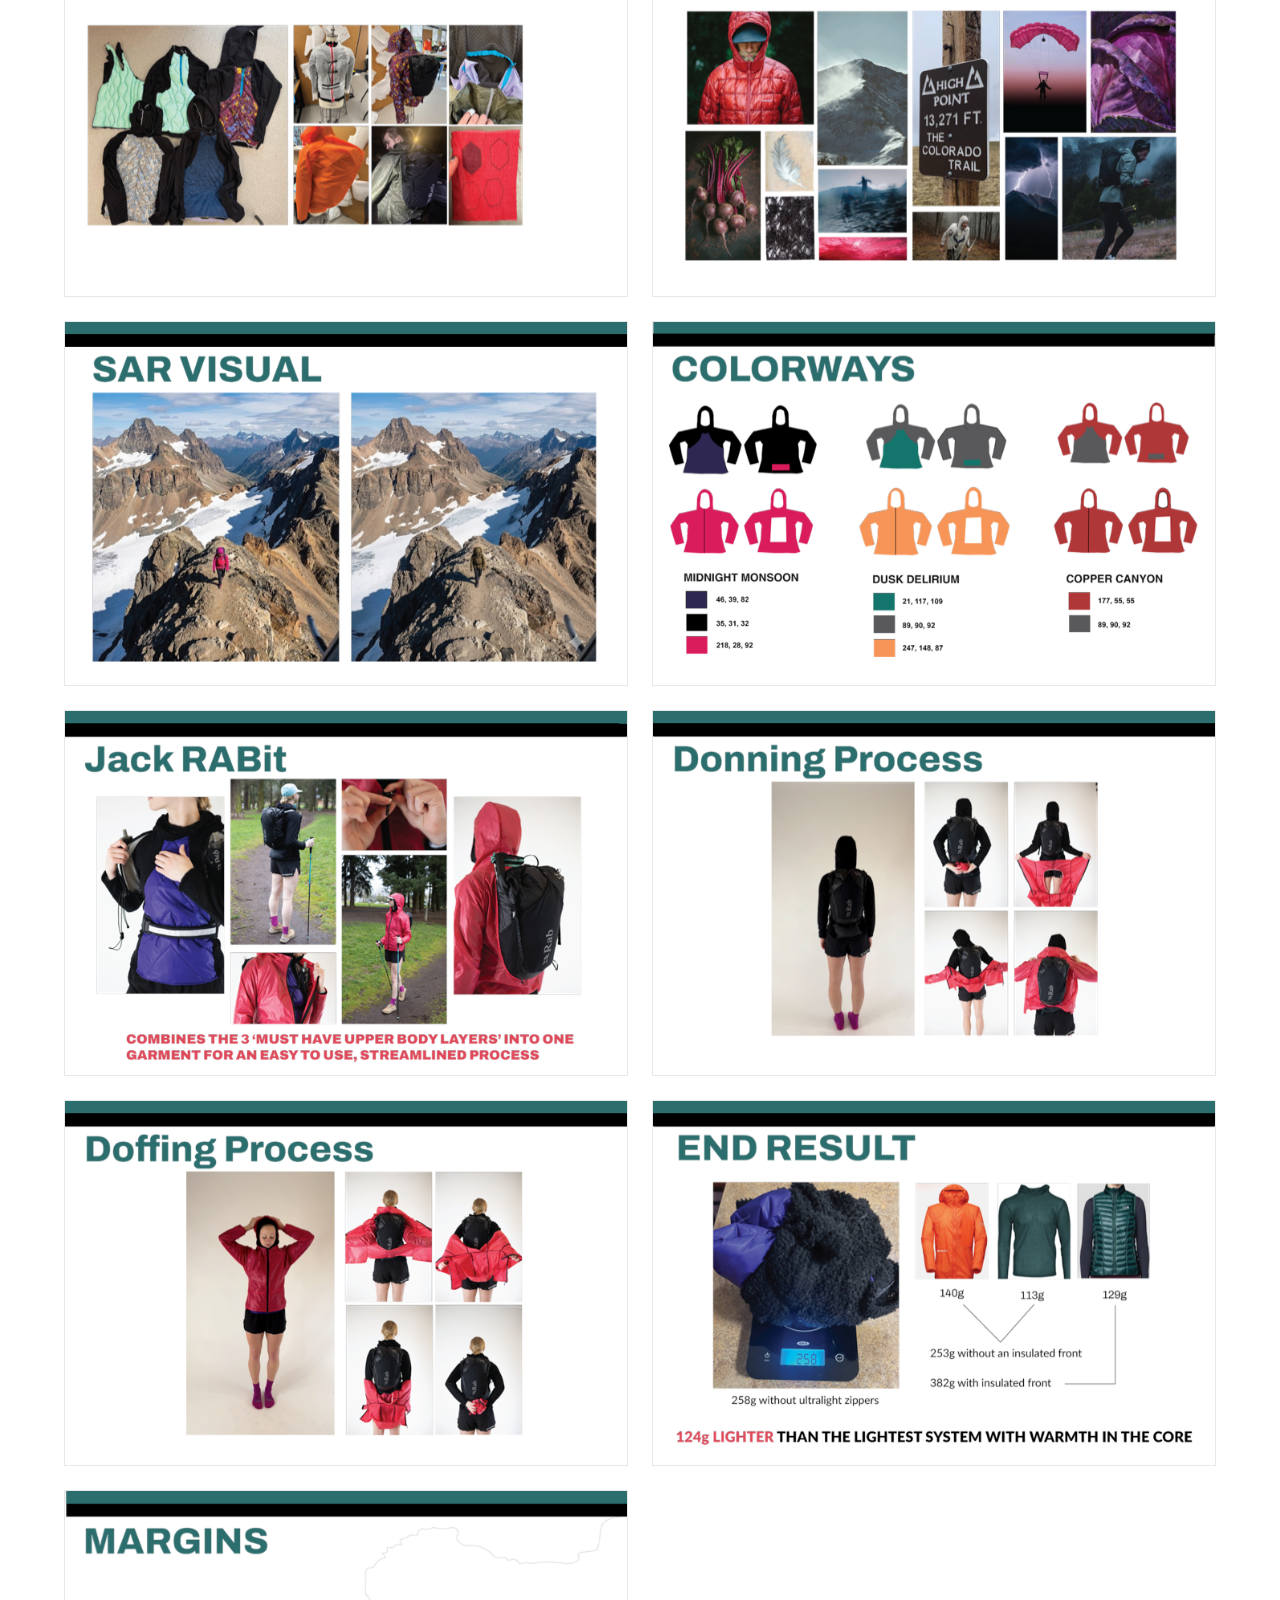
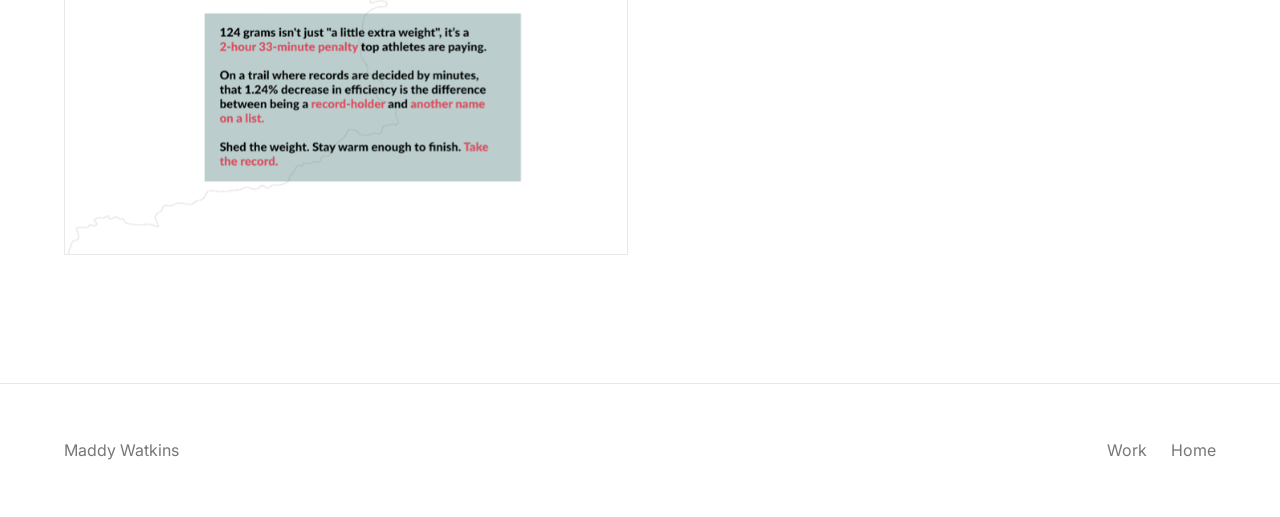
<file: jack-rabit.html>
<!DOCTYPE html>
<html lang="en">
  <head>
    <meta charset="UTF-8" />
    <meta name="viewport" content="width=device-width, initial-scale=1.0" />
    <title>Jack RABit | Maddy Watkins</title>
    <meta name="description" content="Jack RABit fastpacking jacket system by Maddy Watkins." />
    <link rel="preconnect" href="https://fonts.googleapis.com" />
    <link rel="preconnect" href="https://fonts.gstatic.com" crossorigin />
    <link
      href="https://fonts.googleapis.com/css2?family=Inter:wght@400;500;600;700&display=swap"
      rel="stylesheet"
    />
    <link rel="stylesheet" href="styles.css" />
  </head>
  <body>
    <header class="site-header" id="top">
      <a class="brand" href="index.html" aria-label="Maddy Watkins home">Maddy Watkins</a>
      <button class="menu-toggle" type="button" aria-expanded="false" aria-controls="site-nav">
        <span></span><span></span><span></span>
      </button>
      <nav class="site-nav" id="site-nav" aria-label="Primary navigation">
        <a href="index.html#about">About</a>
        <a href="index.html#portfolio">Work</a>
        <a href="index.html#adventures">Adventures</a>
        <a href="contact.html">Contact</a>
      </nav>
    </header>

    <main>
      <section class="project-page-hero" aria-labelledby="project-title">
        <a class="back-link" href="index.html#portfolio">Back to work</a>
        <p class="eyebrow">Outerwear System / Fastpacking / Mountain Weather</p>
        <h1 id="project-title">Jack RABit Fastpacking Jacket System</h1>
        <img src="assets/jack-rabit.jpeg" alt="Jack RABit fastpacking jacket prototype" />
      </section>

      <section class="project-detail section" aria-label="Project details">
        <div class="spec-list">
          <div><span>System Weight</span><strong>258 g</strong></div>
          <div><span>Primary Use</span><strong>Fastpacking</strong></div>
          <div><span>Focus</span><strong>Seamless layer transformations</strong></div>
        </div>
        <div class="project-body">
          <p>
            A two-layer jacket system built for sustained movement through exposed,
            rugged terrain, where weather protection, heat management, and pack access
            all need to happen without breaking stride.
          </p>
          <p>
            The base layer is zoned with Polartec Alpha Direct 4004 in high-output
            areas, including where backpack straps sit on the body. The front is
            layered with Climashield Apex 2.5 for ultralight insulation, even when wet
            with precipitation or sweat.
          </p>
          <p>
            The back of the base layer has a pocket that deploys a shell that snaps
            around the backpack, making for easy donning and doffing without needing
            to stop forward movement.
          </p>
        </div>
      </section>

      <section class="project-gallery section" aria-label="Jack RABit process images">
        <img src="assets/jack-detail-1.jpeg" alt="Jack RABit jacket detail view" />
        <img src="assets/jack-detail-2.jpeg" alt="Jack RABit jacket shell deployment view" />
        <img src="assets/jack-detail-3.jpeg" alt="Jack RABit prototype worn on body" />
        <img src="assets/jack-detail-4.jpeg" alt="Jack RABit garment detail on mannequin" />
      </section>

      <section class="deck-preview section" aria-labelledby="deck-title">
        <div class="deck-heading">
          <p class="eyebrow">Process Deck</p>
          <h2 id="deck-title">Brief to final prototype: 4 weeks</h2>
        </div>
        <div class="deck-grid">
          <img src="../assets/rabit-deck/slide-01.png" alt="RABit jacket deck slide 1" />
          <img src="assets/rabit-deck/slide-02.png" alt="RABit jacket deck slide 2" />
          <img src="assets/rabit-deck/slide-03.png" alt="RABit jacket deck slide 3" />
          <img src="assets/rabit-deck/slide-04.png" alt="RABit jacket deck slide 4" />
          <img src="assets/rabit-deck/slide-05.png" alt="RABit jacket deck slide 5" />
          <img src="assets/rabit-deck/slide-06.png" alt="RABit jacket deck slide 6" />
          <img src="assets/rabit-deck/slide-07.png" alt="RABit jacket deck slide 7" />
          <img src="assets/rabit-deck/slide-08.png" alt="RABit jacket deck slide 8" />
          <img src="assets/rabit-deck/slide-09.png" alt="RABit jacket deck slide 9" />
          <img src="assets/rabit-deck/slide-10.png" alt="RABit jacket deck slide 10" />
          <img src="assets/rabit-deck/slide-11.png" alt="RABit jacket deck slide 11" />
          <img src="assets/rabit-deck/slide-12.png" alt="RABit jacket deck slide 12" />
          <img src="assets/rabit-deck/slide-13.png" alt="RABit jacket deck slide 13" />
          <img src="assets/rabit-deck/slide-14.png" alt="RABit jacket deck slide 14" />
          <img src="assets/rabit-deck/slide-15.png" alt="RABit jacket deck slide 15" />
          <img src="assets/rabit-deck/slide-16.png" alt="RABit jacket deck slide 16" />
          <img src="assets/rabit-deck/slide-17.png" alt="RABit jacket deck slide 17" />
          <img src="assets/rabit-deck/slide-18.png" alt="RABit jacket deck slide 18" />
          <img src="assets/rabit-deck/slide-19.png" alt="RABit jacket deck slide 19" />
        </div>
      </section>
    </main>

    <footer class="footer">
      <p>Maddy Watkins</p>
      <nav aria-label="Footer navigation">
        <a href="index.html#portfolio">Work</a>
        <a href="index.html">Home</a>
      </nav>
    </footer>

    <script src="script.js"></script>
  </body>
</html>
</file>
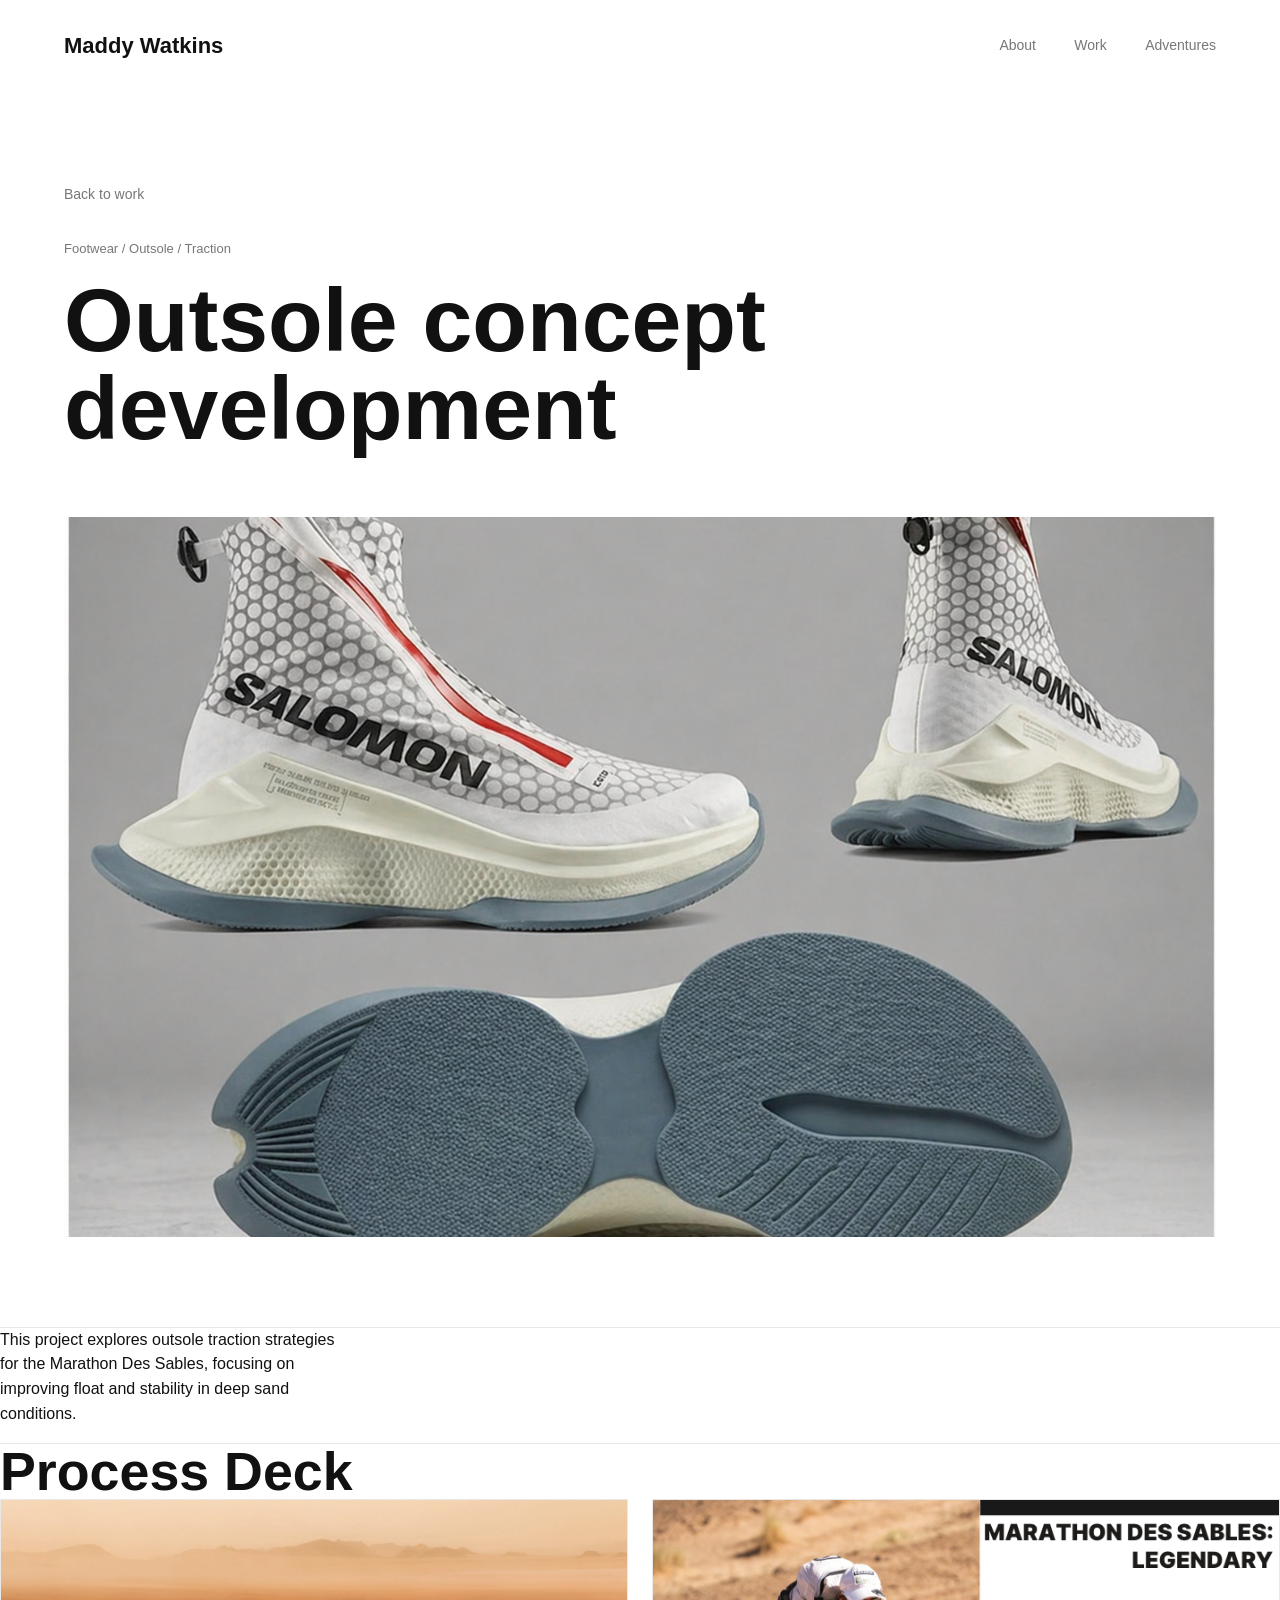
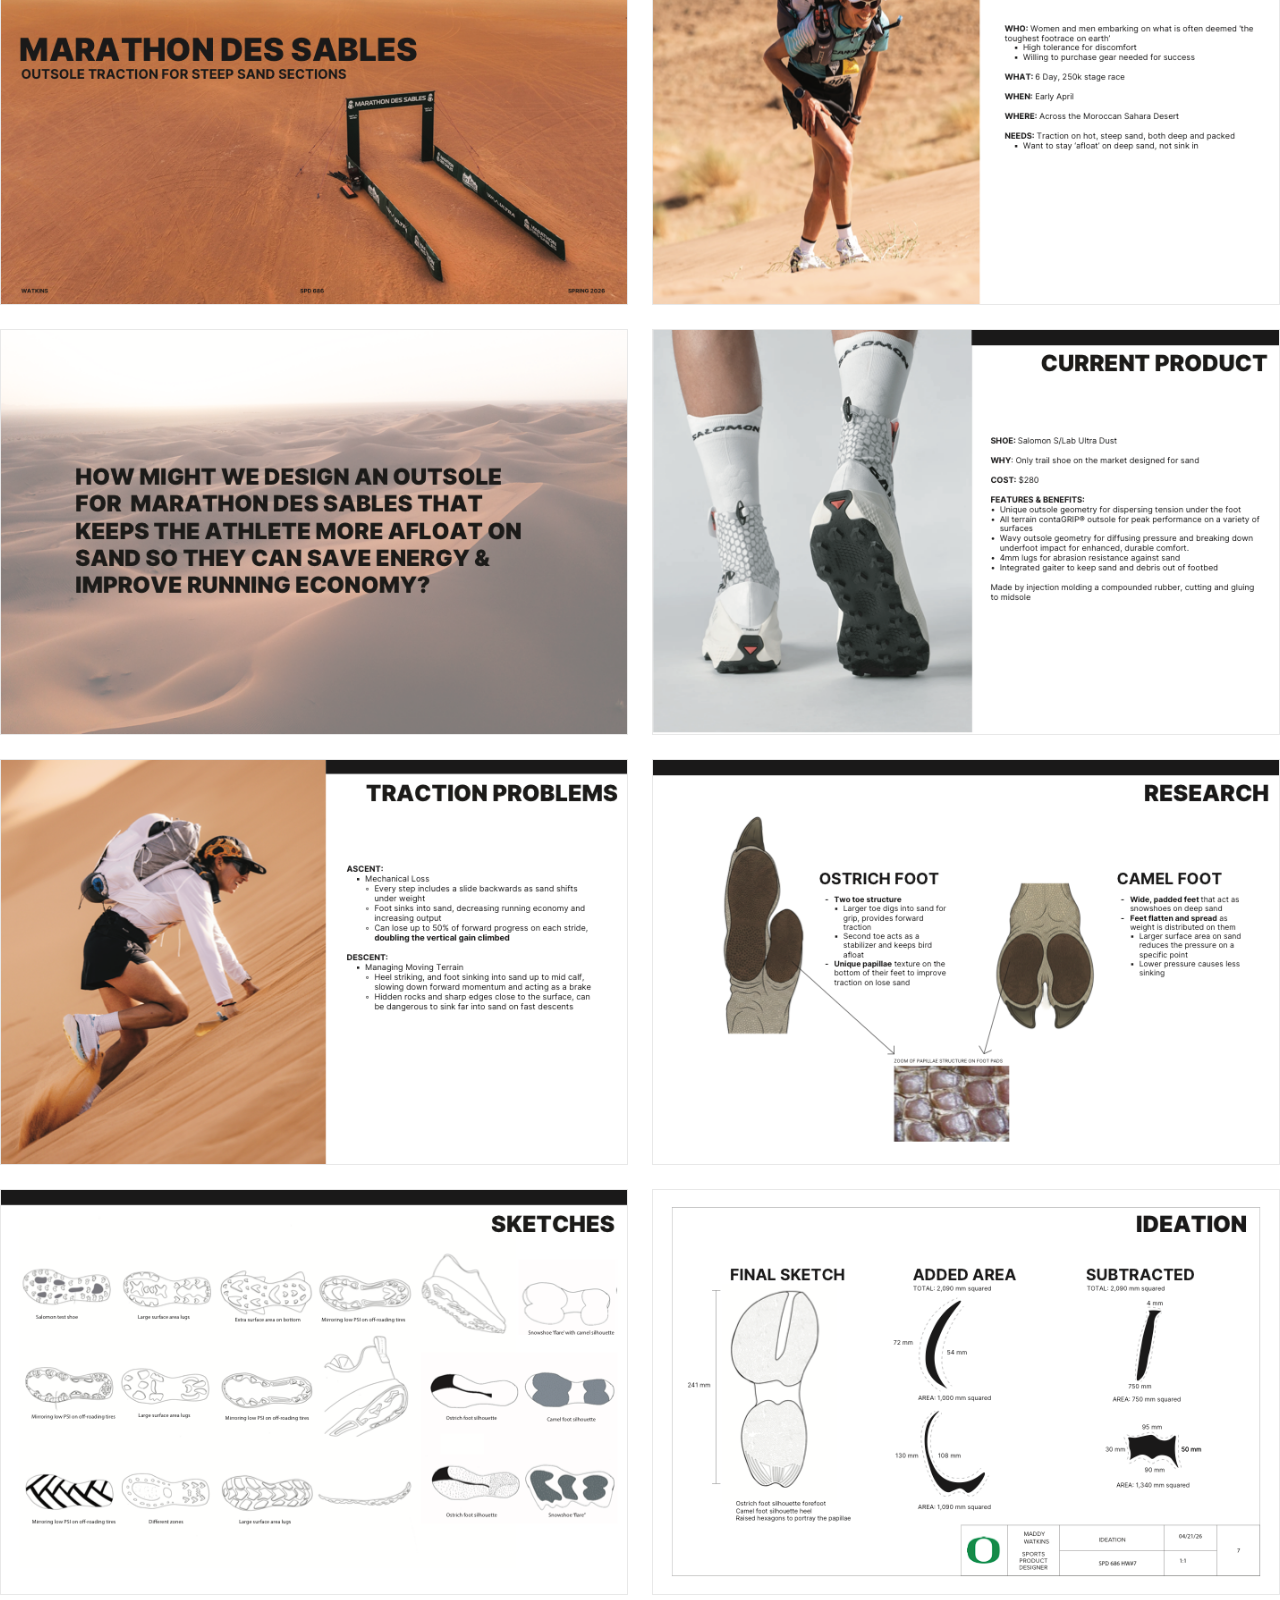
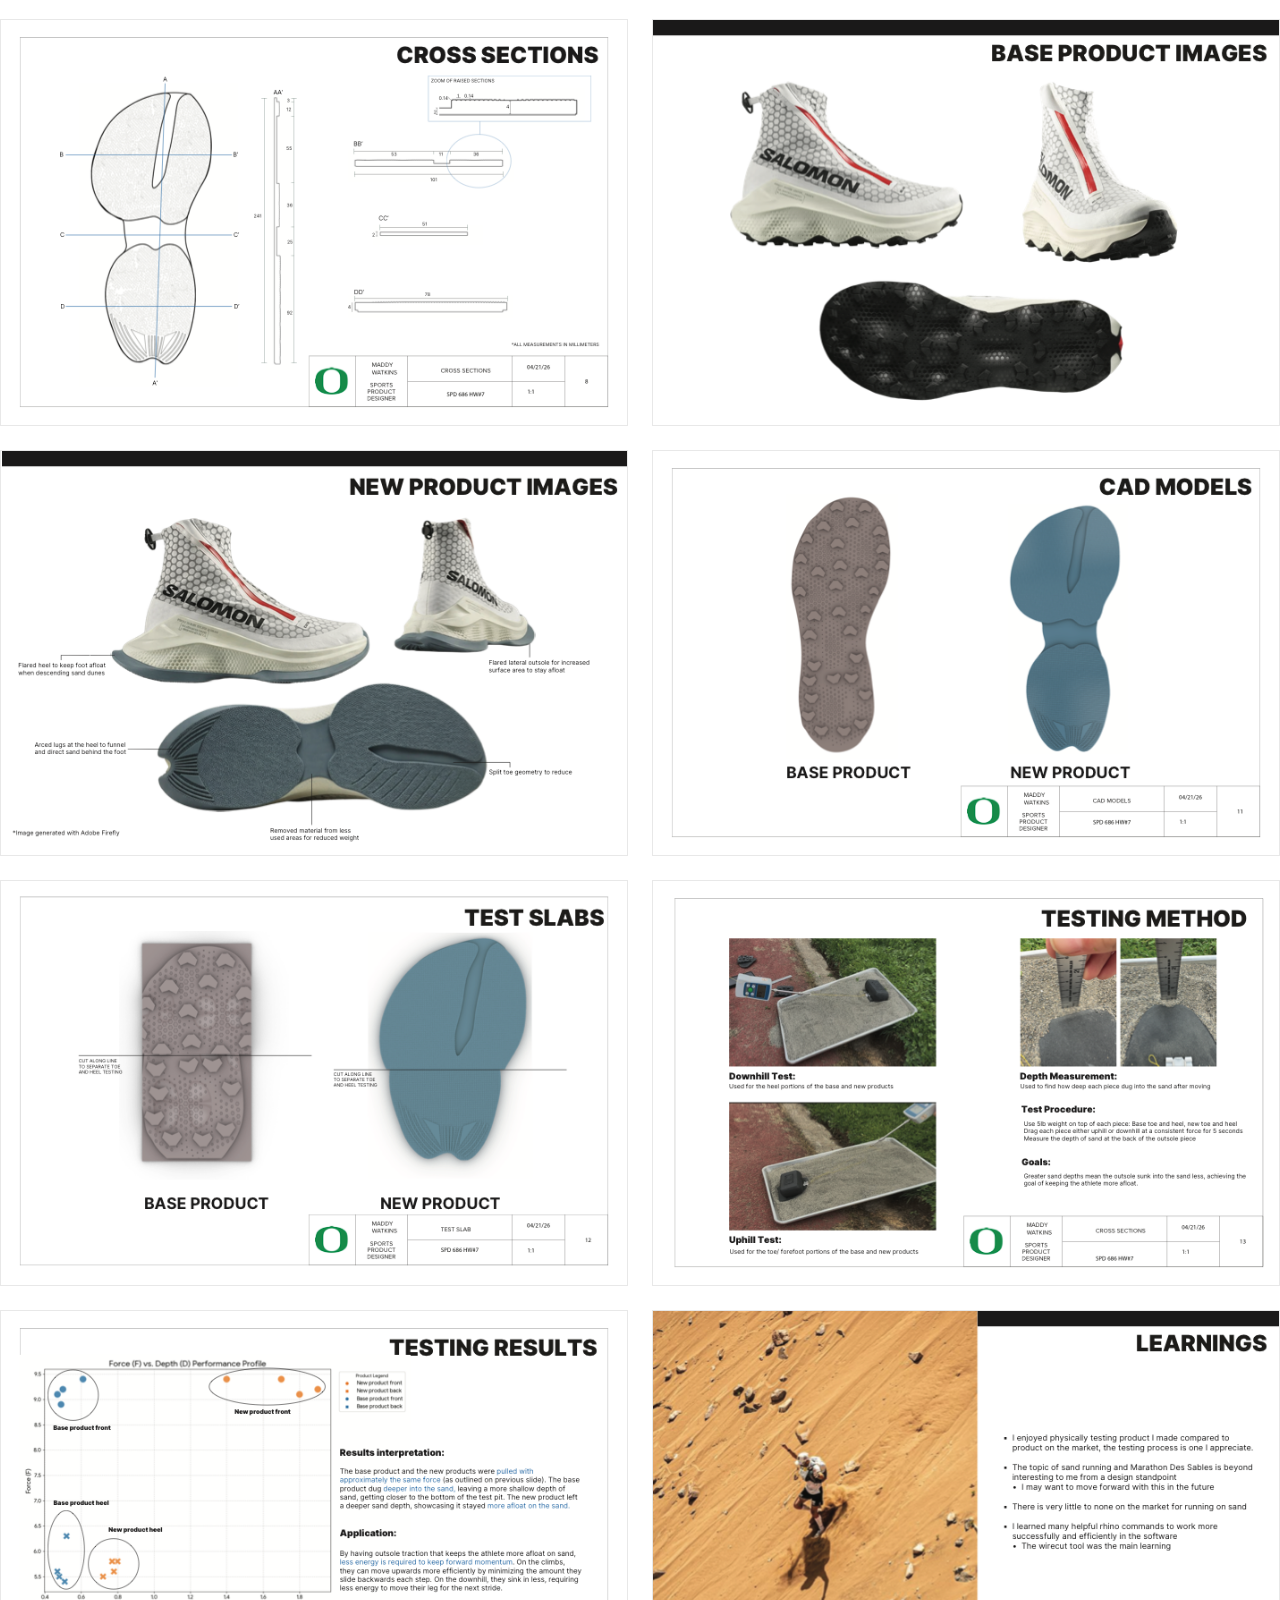
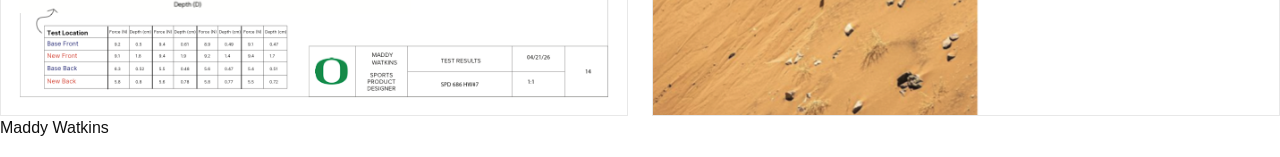
<file: marathon-des-sables-outsole.html>
<!DOCTYPE html>
<html lang="en">
  <head>
    <meta charset="UTF-8" />
    <meta name="viewport" content="width=device-width, initial-scale=1.0" />
    <title>Outsole Concept Development | Maddy Watkins</title>
    <link rel="stylesheet" href="styles.css" />
  </head>

  <body>
    <header class="site-header">
      <a class="brand" href="index.html">Maddy Watkins</a>
      <nav class="site-nav">
        <a href="index.html#about">About</a>
        <a href="index.html#portfolio">Work</a>
        <a href="index.html#adventures">Adventures</a>
      </nav>
    </header>

    <main>
      <!-- HERO -->
      <section class="project-page-hero">
        <a class="back-link" href="index.html#portfolio">Back to work</a>

        <p class="eyebrow">Footwear / Outsole / Traction</p>
        <h1>Outsole concept development</h1>

        <img src="assets/marathon-outsole-deck/outsolemain.png" alt="Marathon Des Sables outsole footwear concept" />
      </section>

      <!-- INTRO TEXT -->
      <section class="project-detail">
        <p>
          This project explores outsole traction strategies for the Marathon Des Sables,
          focusing on improving float and stability in deep sand conditions.
        </p>
      </section>

      <!-- PROCESS DECK -->
      <section class="deck-preview">
        <h2>Process Deck</h2>

        <div class="deck-grid">
          <img src="assets/marathon-outsole-deck/slide-01.png" />
          <img src="assets/marathon-outsole-deck/slide-02.png" />
          <img src="assets/marathon-outsole-deck/slide-03.png" />
          <img src="assets/marathon-outsole-deck/slide-04.png" />
          <img src="assets/marathon-outsole-deck/slide-05.png" />
          <img src="assets/marathon-outsole-deck/slide-06.png" />
          <img src="assets/marathon-outsole-deck/slide-07.png" />
          <img src="assets/marathon-outsole-deck/slide-08.png" />
          <img src="assets/marathon-outsole-deck/slide-09.png" />
          <img src="assets/marathon-outsole-deck/slide-10.png" />
          <img src="assets/marathon-outsole-deck/slide-11.png" />
          <img src="assets/marathon-outsole-deck/slide-12.png" />
          <img src="assets/marathon-outsole-deck/slide-13.png" />
          <img src="assets/marathon-outsole-deck/slide-14.png" />
          <img src="assets/marathon-outsole-deck/slide-15.png" />
          <img src="assets/marathon-outsole-deck/slide-16.png" />
        </div>
      </section>
    </main>

    <footer>
      <p>Maddy Watkins</p>
    </footer>
  </body>
</html>
</file>
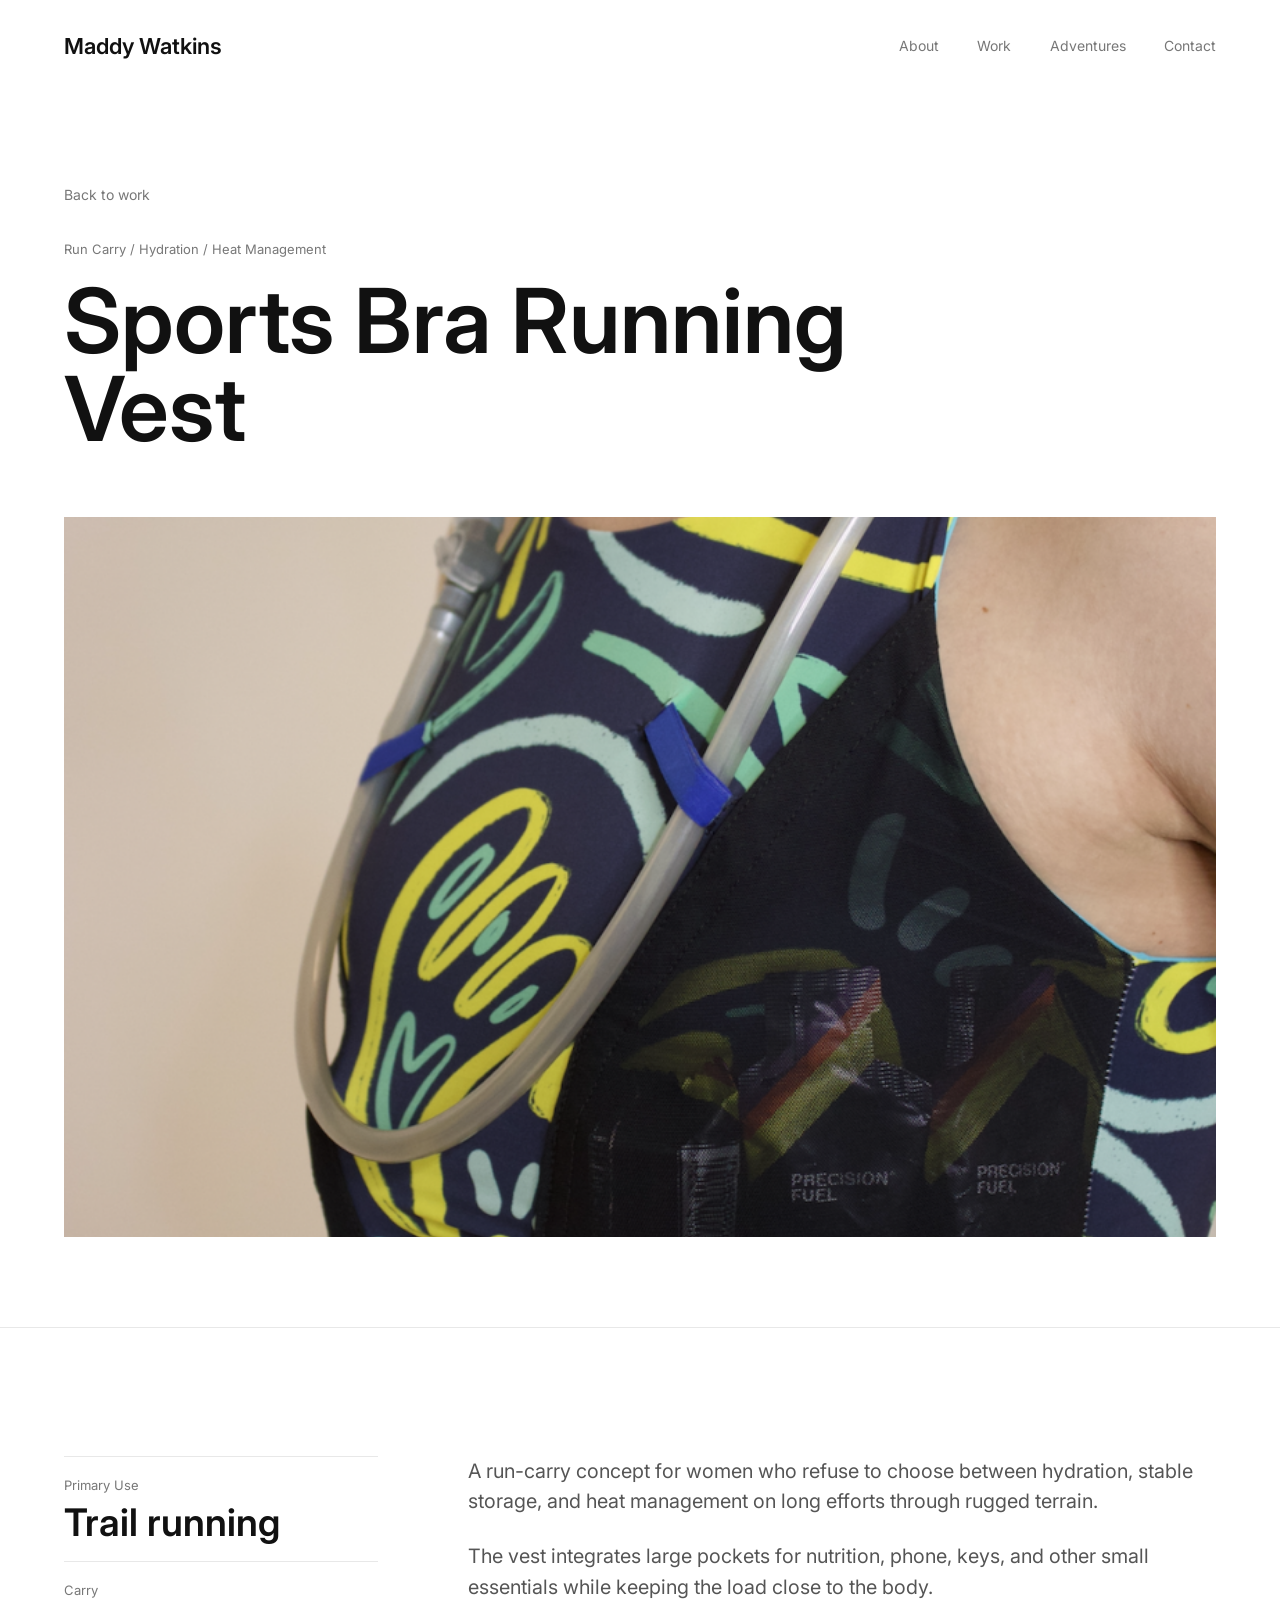
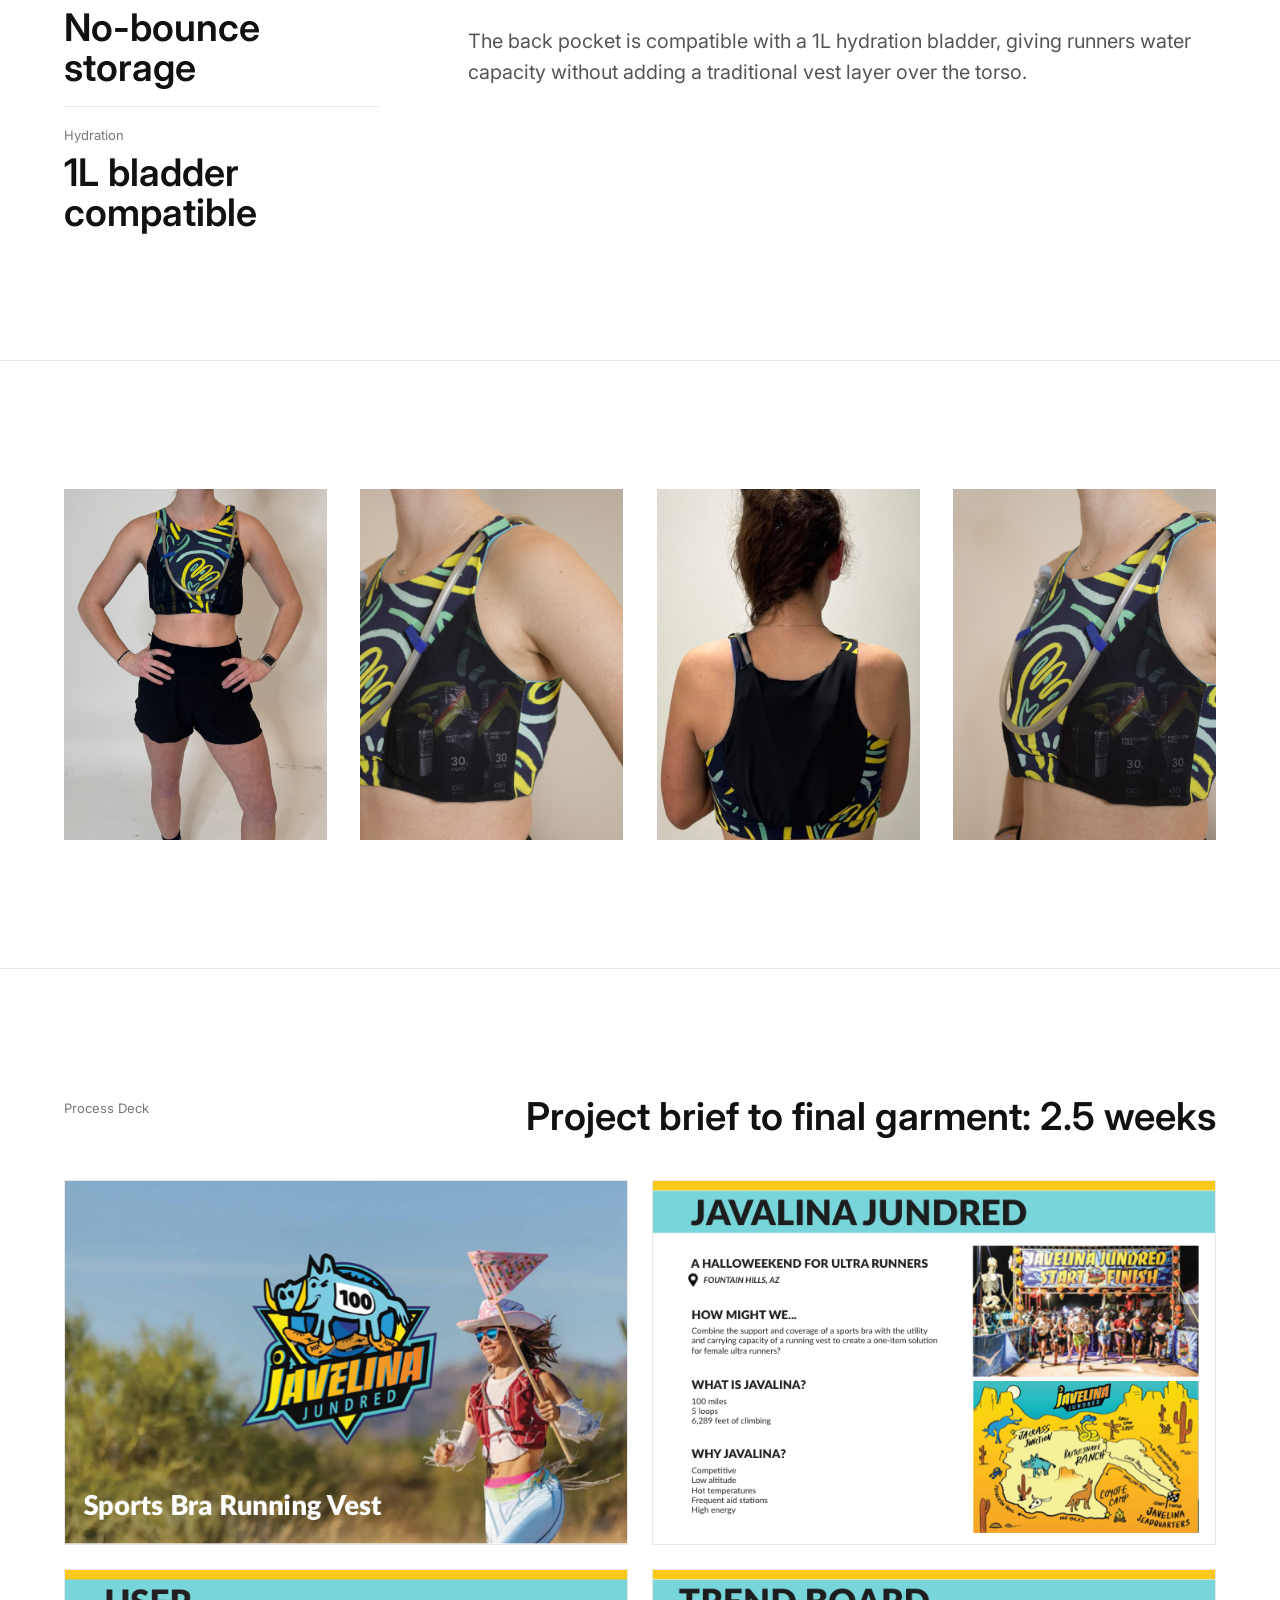
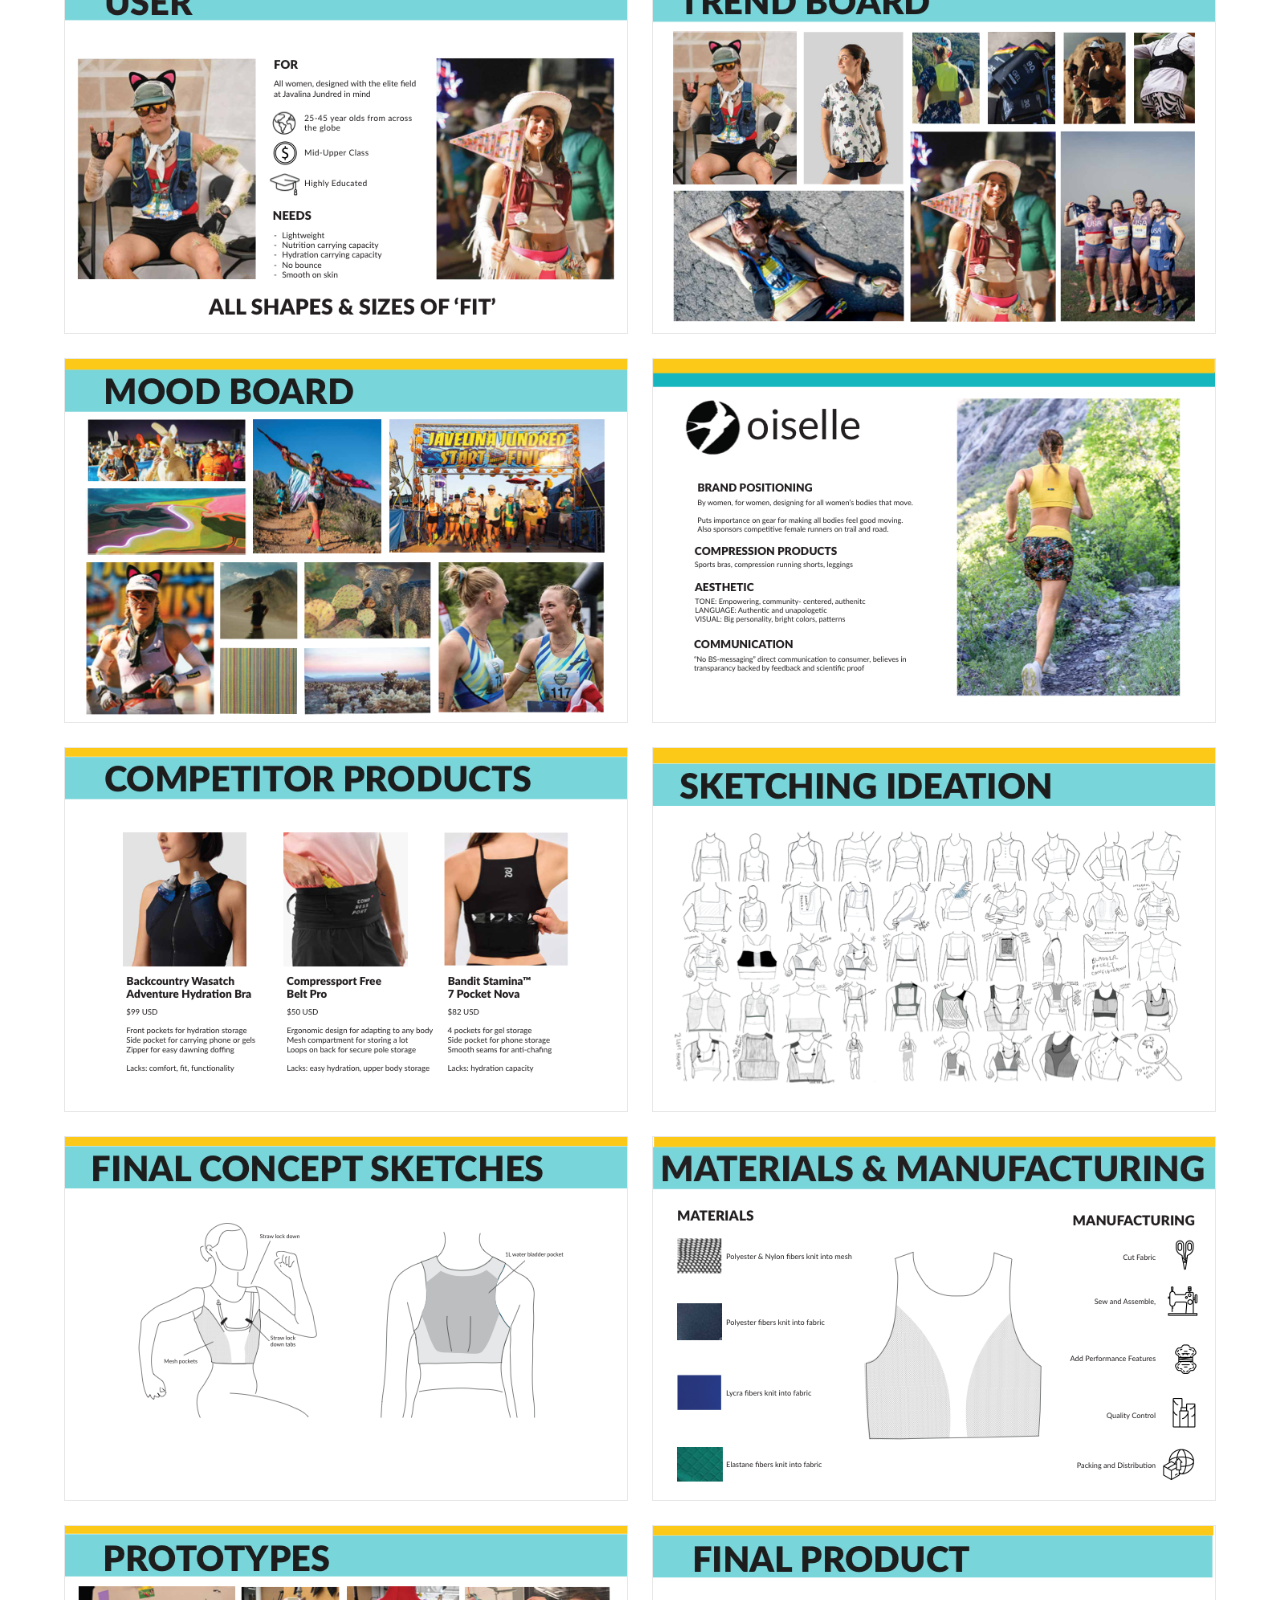
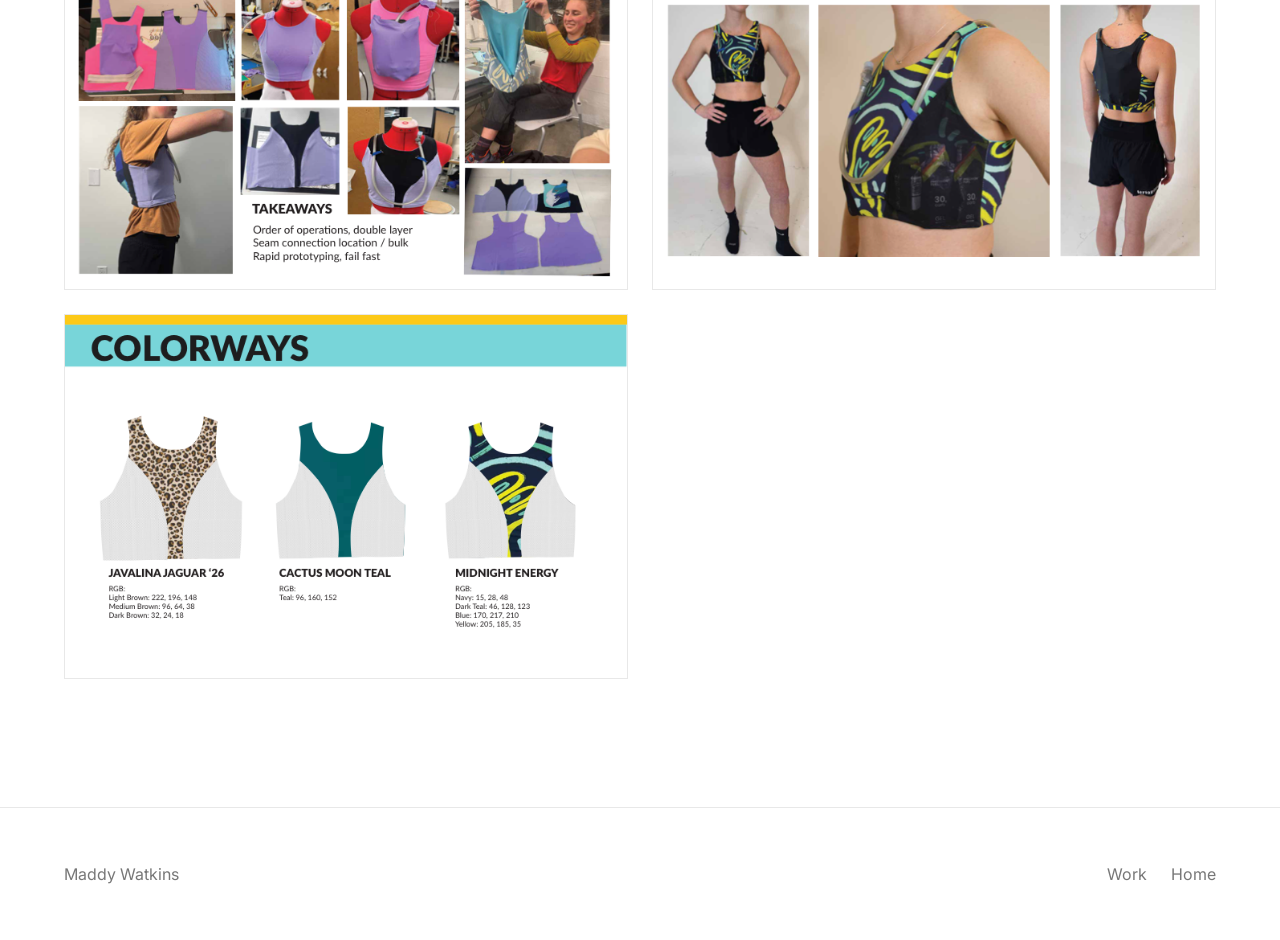
<file: sports-bra-running-vest.html>
<!DOCTYPE html>
<html lang="en">
  <head>
    <meta charset="UTF-8" />
    <meta name="viewport" content="width=device-width, initial-scale=1.0" />
    <title>Sports Bra Running Vest | Maddy Watkins</title>
    <meta name="description" content="Sports Bra Running Vest by Maddy Watkins." />
    <link rel="preconnect" href="https://fonts.googleapis.com" />
    <link rel="preconnect" href="https://fonts.gstatic.com" crossorigin />
    <link
      href="https://fonts.googleapis.com/css2?family=Inter:wght@400;500;600;700&display=swap"
      rel="stylesheet"
    />
    <link rel="stylesheet" href="styles.css" />
  </head>
  <body>
    <header class="site-header" id="top">
      <a class="brand" href="index.html" aria-label="Maddy Watkins home">Maddy Watkins</a>
      <button class="menu-toggle" type="button" aria-expanded="false" aria-controls="site-nav">
        <span></span><span></span><span></span>
      </button>
      <nav class="site-nav" id="site-nav" aria-label="Primary navigation">
        <a href="index.html#about">About</a>
        <a href="index.html#portfolio">Work</a>
        <a href="index.html#adventures">Adventures</a>
        <a href="contact.html">Contact</a>
      </nav>
    </header>

    <main>
      <section class="project-page-hero" aria-labelledby="project-title">
        <a class="back-link" href="index.html#portfolio">Back to work</a>
        <p class="eyebrow">Run Carry / Hydration / Heat Management</p>
        <h1 id="project-title">Sports Bra Running Vest</h1>
        <img src="assets/vest.png" alt="Sports bra running vest concept board" />
      </section>

      <section class="project-detail section" aria-label="Project details">
        <div class="spec-list">
          <div><span>Primary Use</span><strong>Trail running</strong></div>
          <div><span>Carry</span><strong>No-bounce storage</strong></div>
          <div><span>Hydration</span><strong>1L bladder compatible</strong></div>
        </div>
        <div class="project-body">
          <p>
            A run-carry concept for women who refuse to choose between hydration,
            stable storage, and heat management on long efforts through rugged terrain.
          </p>
          <p>
            The vest integrates large pockets for nutrition, phone, keys, and other
            small essentials while keeping the load close to the body.
          </p>
          <p>
            The back pocket is compatible with a 1L hydration bladder, giving runners
            water capacity without adding a traditional vest layer over the torso.
          </p>
        </div>
      </section>

      <section class="project-gallery section" aria-label="Sports Bra Running Vest process images">
        <img src="assets/vest-detail-1.jpeg" alt="Sports bra running vest prototype" />
        <img src="assets/vest-detail-2.png" alt="Sports bra running vest pocket layout" />
        <img src="assets/vest-detail-3.jpeg" alt="Sports bra running vest hydration bladder pocket" />
        <img src="assets/vest.png" alt="Sports bra running vest presentation board" />
      </section>

      <section class="deck-preview section" aria-labelledby="deck-title">
        <div class="deck-heading">
          <p class="eyebrow">Process Deck</p>
          <h2 id="deck-title">Project brief to final garment: 2.5 weeks</h2>
        </div>
        <div class="deck-grid">
          <img src="../assets/compression-deck/slide-01.png" alt="Compression deck slide 1" />
          <img src="assets/compression-deck/slide-02.png" alt="Compression deck slide 2" />
          <img src="assets/compression-deck/slide-03.png" alt="Compression deck slide 3" />
          <img src="assets/compression-deck/slide-04.png" alt="Compression deck slide 4" />
          <img src="assets/compression-deck/slide-05.png" alt="Compression deck slide 5" />
          <img src="assets/compression-deck/slide-06.png" alt="Compression deck slide 6" />
          <img src="assets/compression-deck/slide-07.png" alt="Compression deck slide 7" />
          <img src="assets/compression-deck/slide-08.png" alt="Compression deck slide 8" />
          <img src="assets/compression-deck/slide-09.png" alt="Compression deck slide 9" />
          <img src="assets/compression-deck/slide-10.png" alt="Compression deck slide 10" />
          <img src="assets/compression-deck/slide-11.png" alt="Compression deck slide 11" />
          <img src="assets/compression-deck/slide-12.png" alt="Compression deck slide 12" />
          <img src="assets/compression-deck/slide-13.png" alt="Compression deck slide 13" />
        </div>
      </section>
    </main>

    <footer class="footer">
      <p>Maddy Watkins</p>
      <nav aria-label="Footer navigation">
        <a href="index.html#portfolio">Work</a>
        <a href="index.html">Home</a>
      </nav>
    </footer>

    <script src="script.js"></script>
  </body>
</html>
</file>
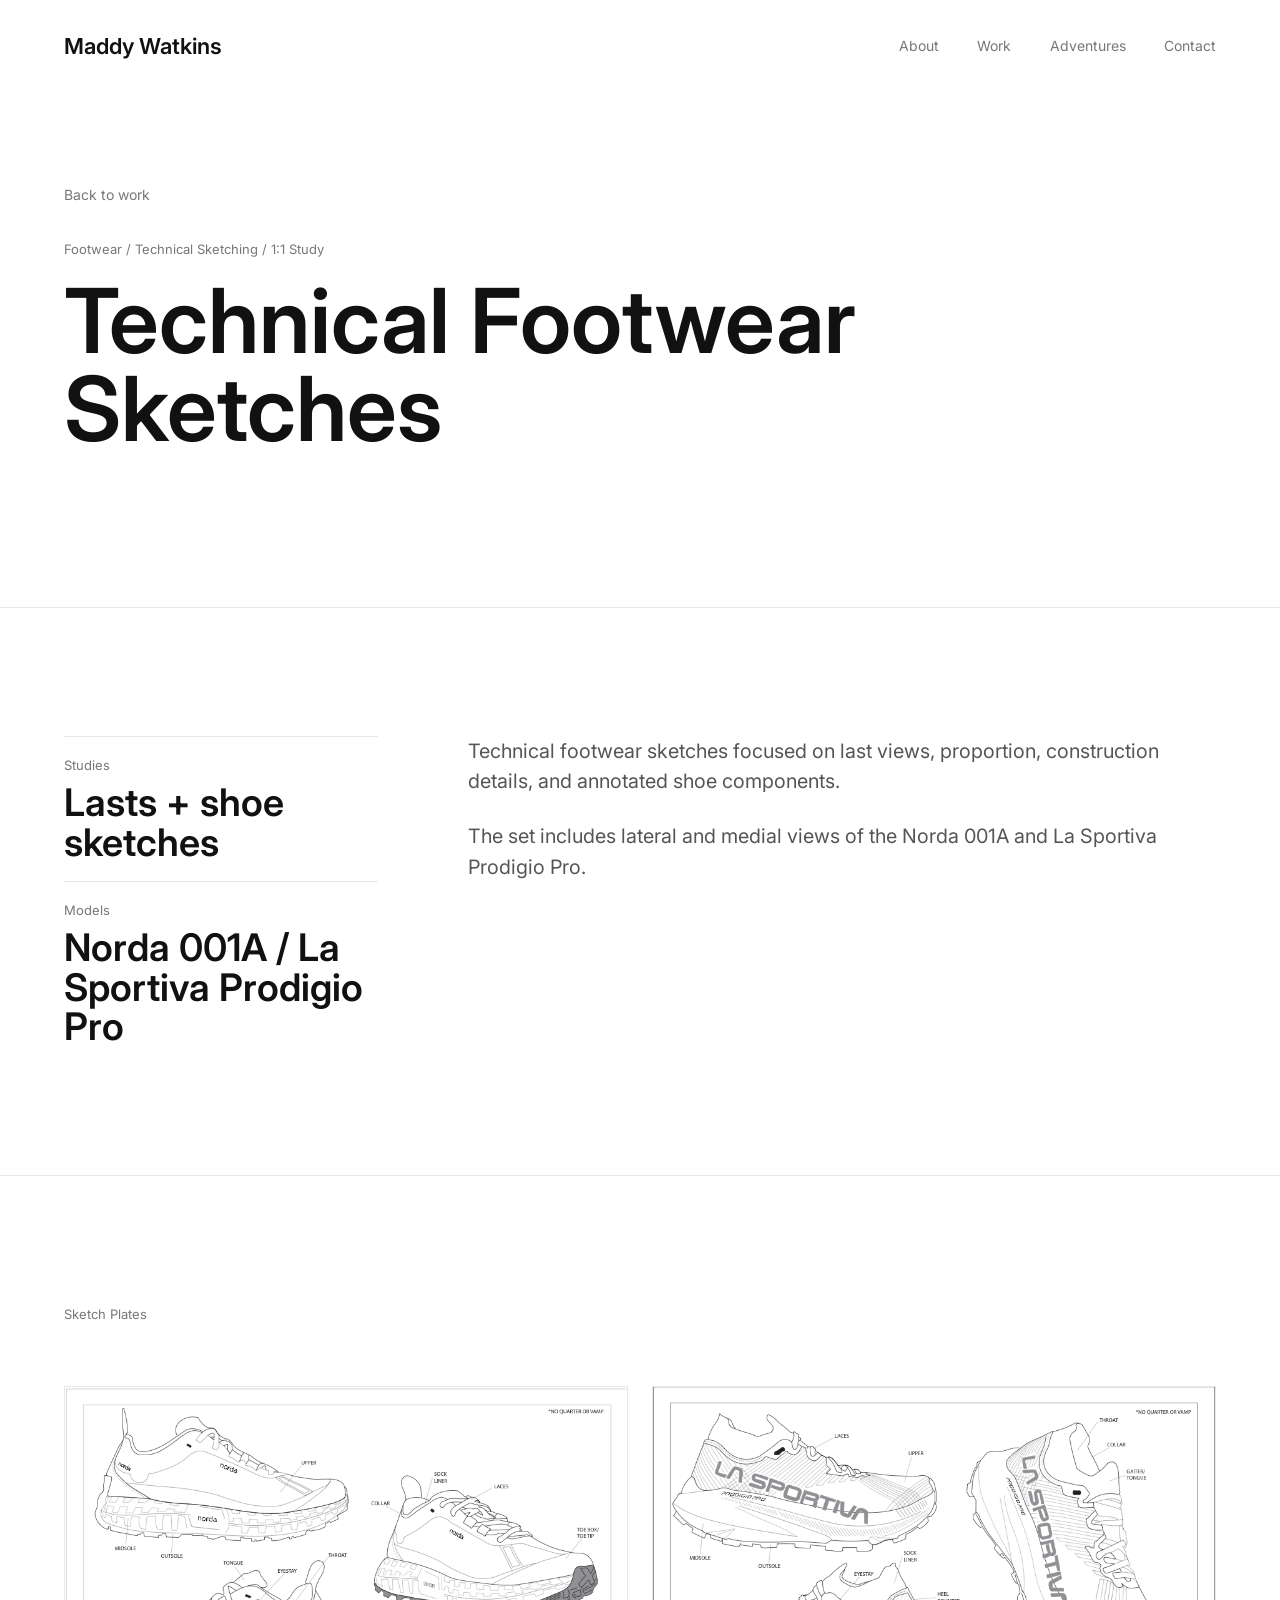
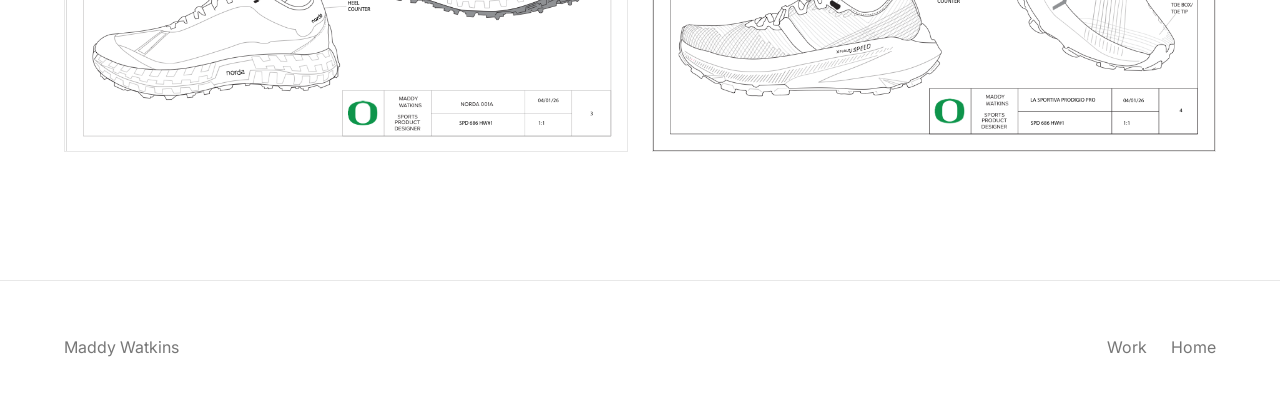
<file: technical-footwear-sketches.html>
<!DOCTYPE html>
<html lang="en">
  <head>
    <meta charset="UTF-8" />
    <meta name="viewport" content="width=device-width, initial-scale=1.0" />
    <title>Technical Footwear Sketches | Maddy Watkins</title>
    <meta name="description" content="Technical footwear sketch studies by Maddy Watkins." />
    <link rel="preconnect" href="https://fonts.googleapis.com" />
    <link rel="preconnect" href="https://fonts.gstatic.com" crossorigin />
    <link
      href="https://fonts.googleapis.com/css2?family=Inter:wght@400;500;600;700&display=swap"
      rel="stylesheet"
    />
    <link rel="stylesheet" href="styles.css" />
  </head>
  <body>
    <header class="site-header" id="top">
      <a class="brand" href="index.html" aria-label="Maddy Watkins home">Maddy Watkins</a>
      <button class="menu-toggle" type="button" aria-expanded="false" aria-controls="site-nav">
        <span></span><span></span><span></span>
      </button>
      <nav class="site-nav" id="site-nav" aria-label="Primary navigation">
        <a href="index.html#about">About</a>
        <a href="index.html#portfolio">Work</a>
        <a href="index.html#adventures">Adventures</a>
        <a href="contact.html">Contact</a>
      </nav>
    </header>

    <main>
      <section class="project-page-hero" aria-labelledby="project-title">
        <a class="back-link" href="index.html#portfolio">Back to work</a>
        <p class="eyebrow">Footwear / Technical Sketching / 1:1 Study</p>
        <h1 id="project-title">Technical Footwear Sketches</h1>
      </section>

      <section class="project-detail section" aria-label="Project details">
        <div class="spec-list">
          <div><span>Studies</span><strong>Lasts + shoe sketches</strong></div>
          <div><span>Models</span><strong>Norda 001A / La Sportiva Prodigio Pro</strong></div>
         
        </div>
        <div class="project-body">
          <p>
            Technical footwear sketches focused on last views, proportion,
            construction details, and annotated shoe components.
          </p>
          <p>
            The set includes lateral and medial views of the Norda 001A
            and La Sportiva Prodigio Pro.
          </p>
        </div>
      </section>

      <section class="deck-preview section" aria-labelledby="deck-title">
        <div class="deck-heading">
          <p class="eyebrow">Sketch Plates</p>

        </div>
        <div class="deck-grid">
          <img src="assets/technical-sketches-deck/slide-03.png" alt="Norda 001A technical sketch" />
          <img src="assets/technical-sketches-deck/slide-04.png" alt="La Sportiva Prodigio Pro technical sketch" />
        </div>
      </section>
    </main>

    <footer class="footer">
      <p>Maddy Watkins</p>
      <nav aria-label="Footer navigation">
        <a href="index.html#portfolio">Work</a>
        <a href="index.html">Home</a>
      </nav>
    </footer>

    <script src="script.js"></script>
  </body>
</html>
</file>
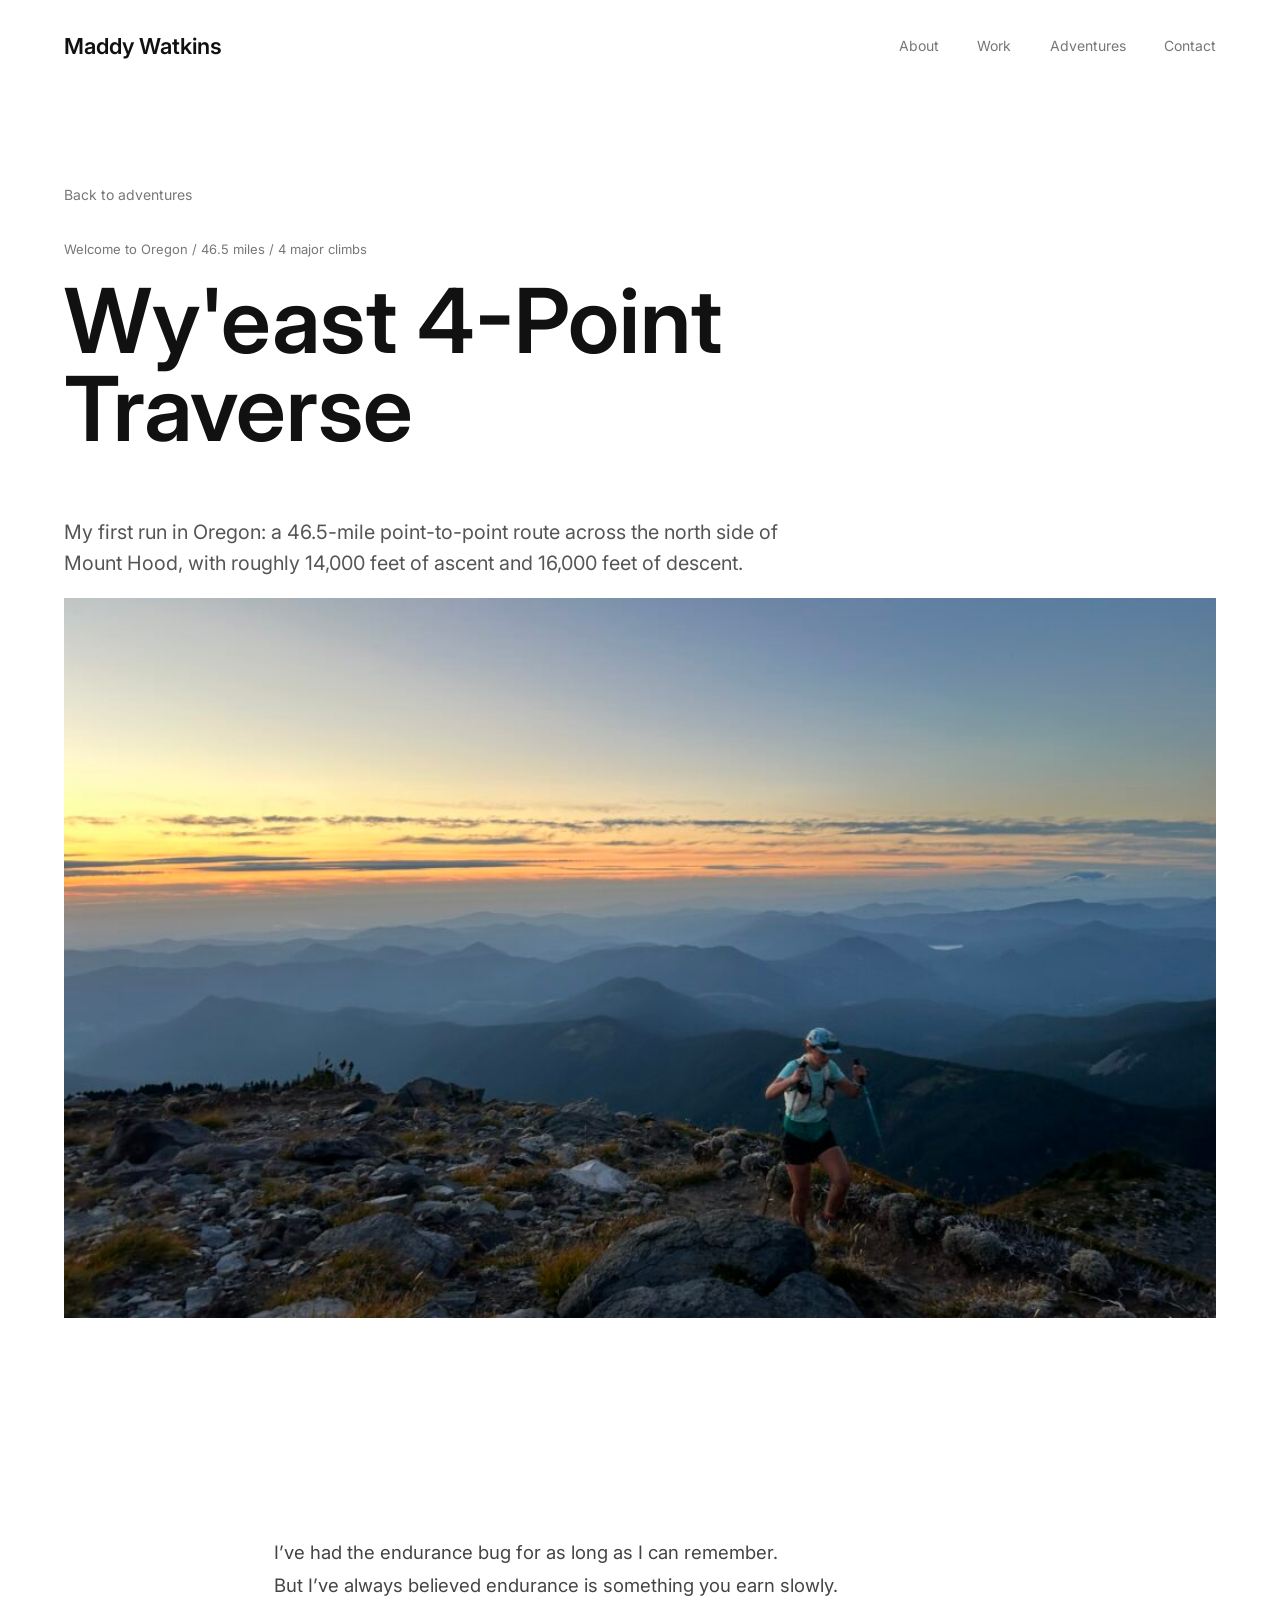
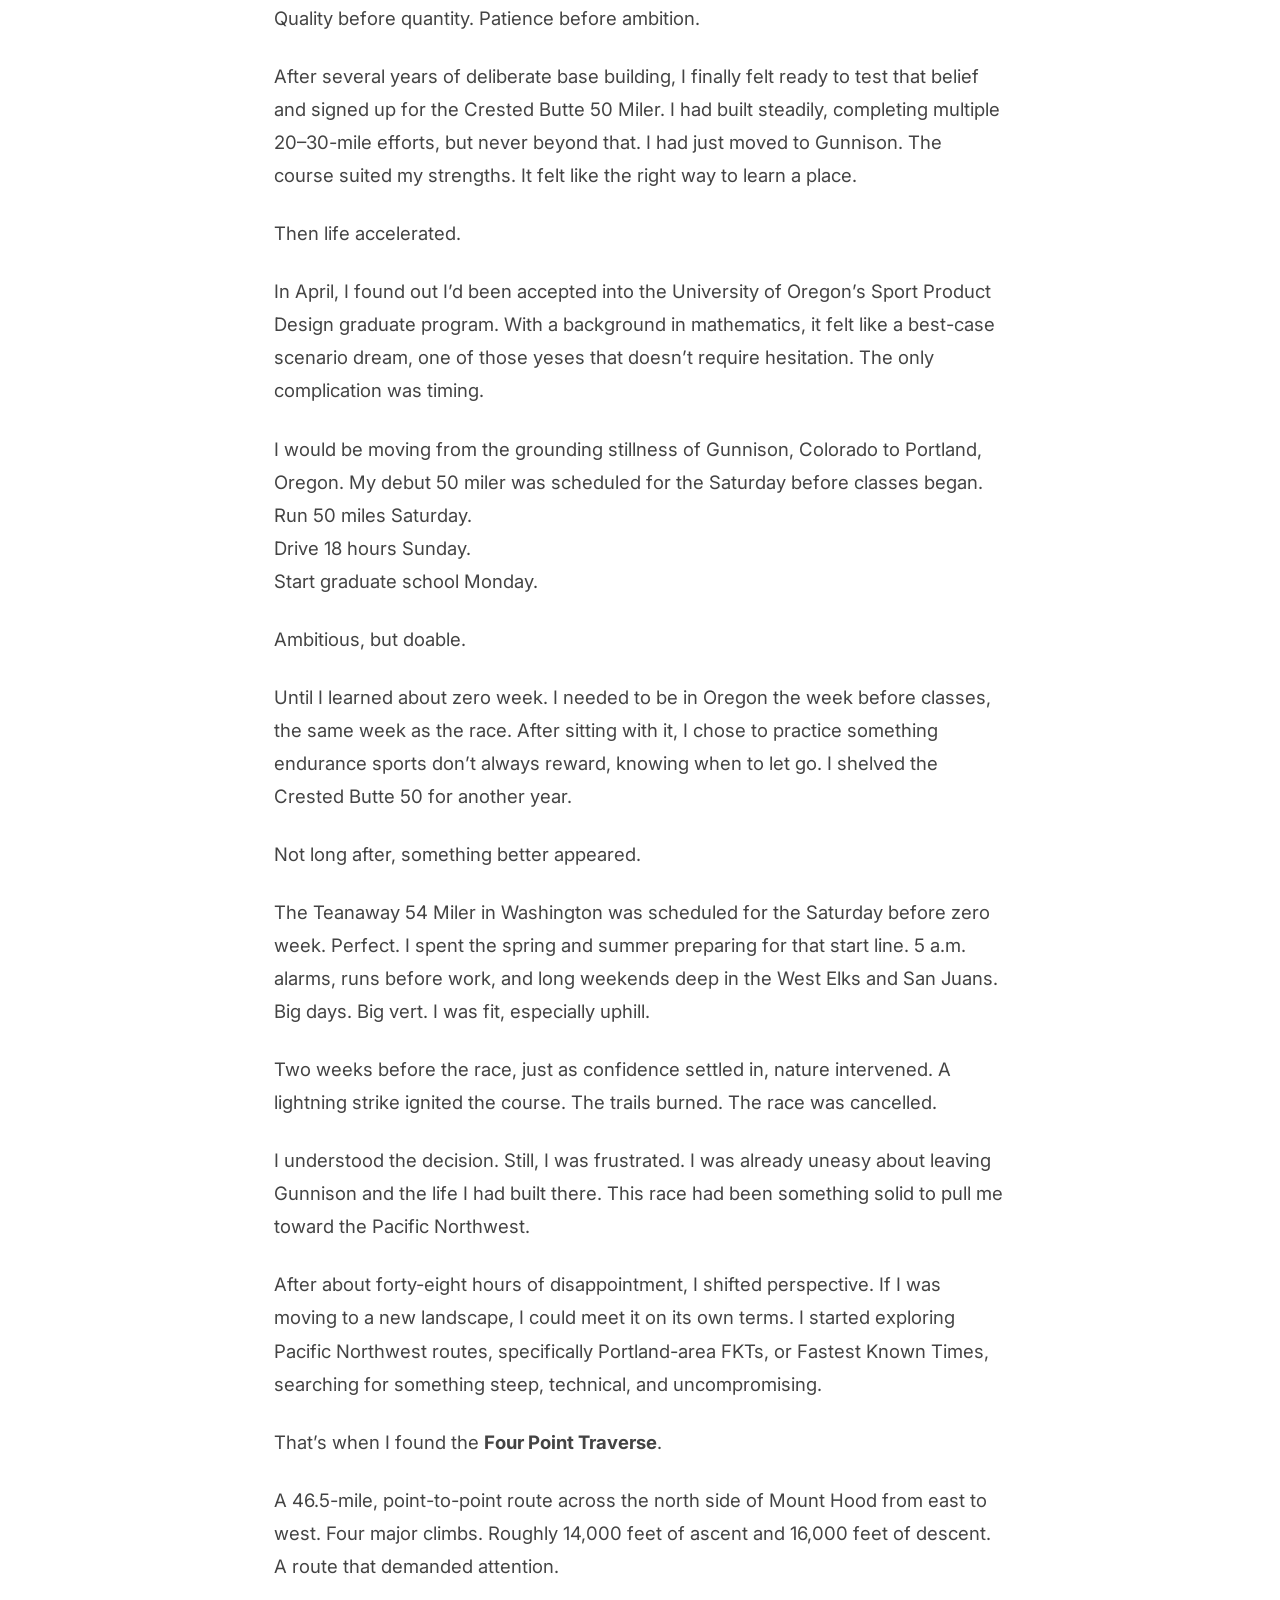
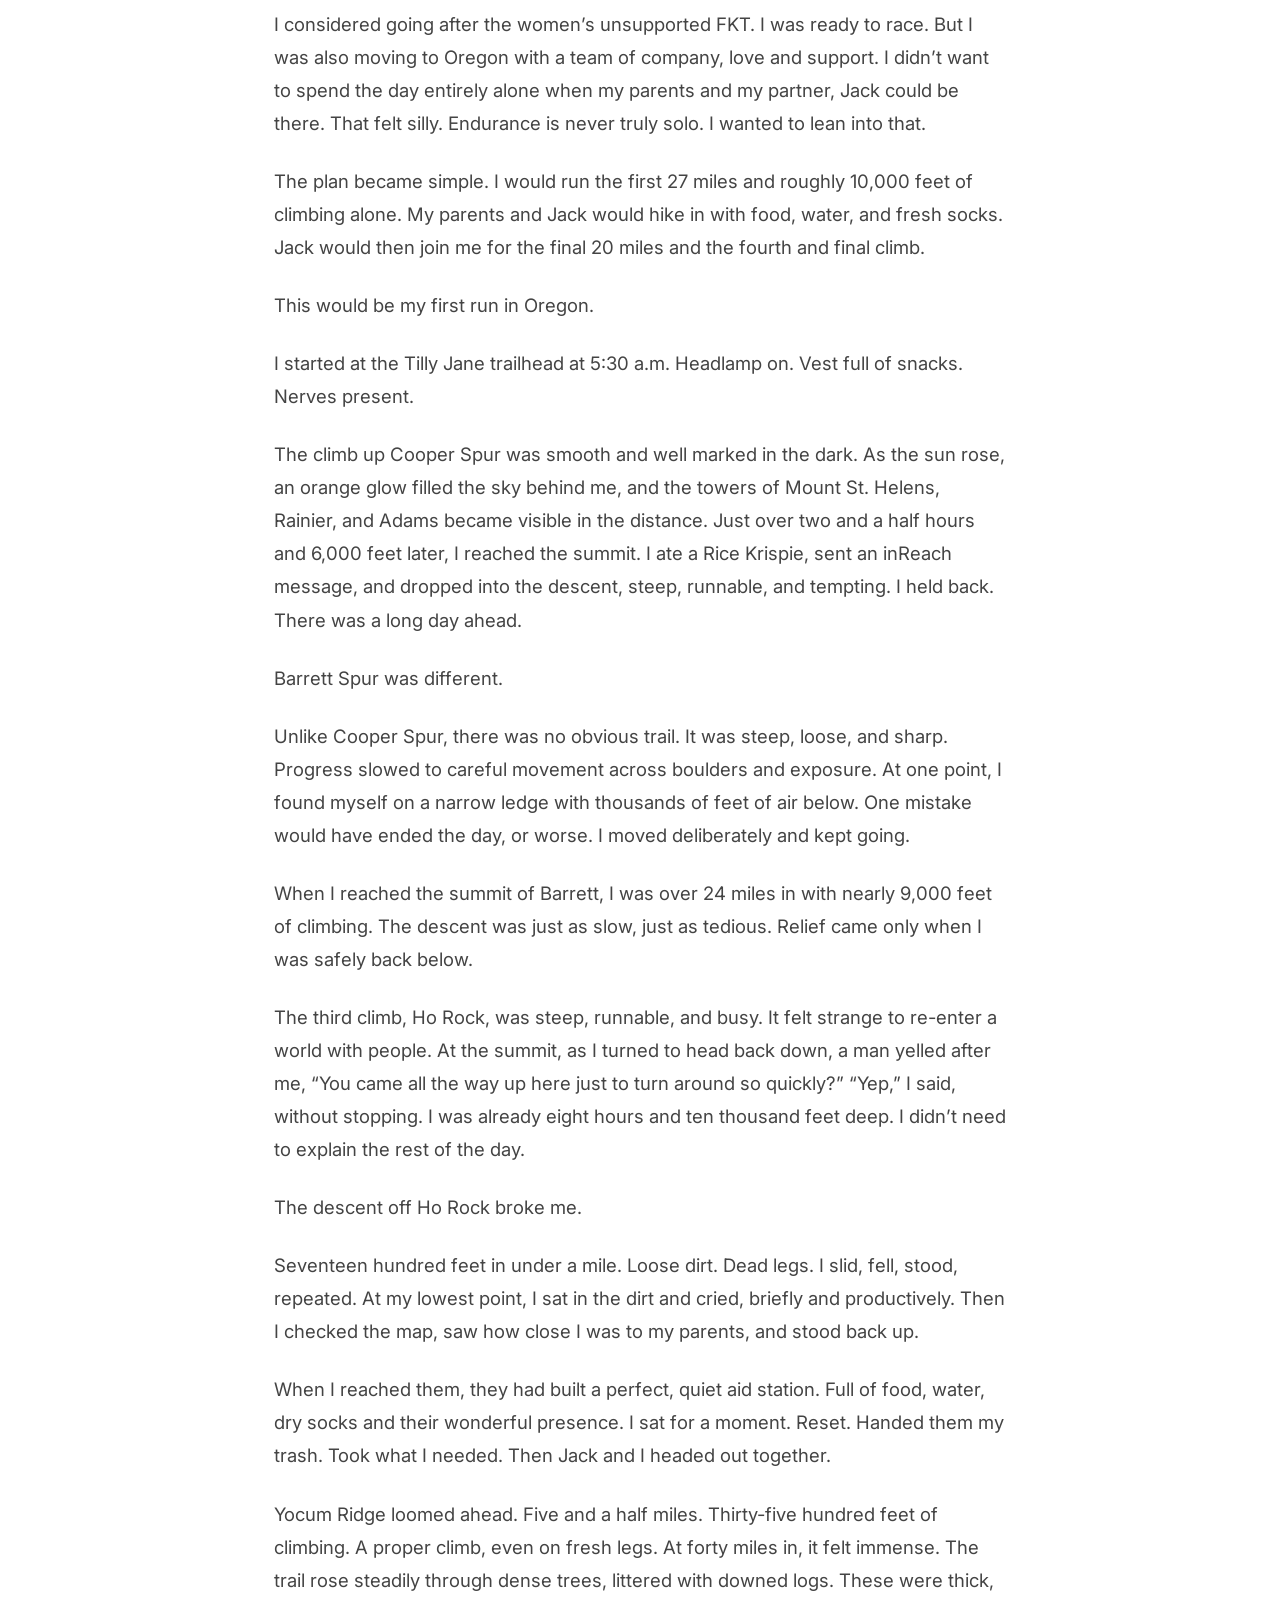
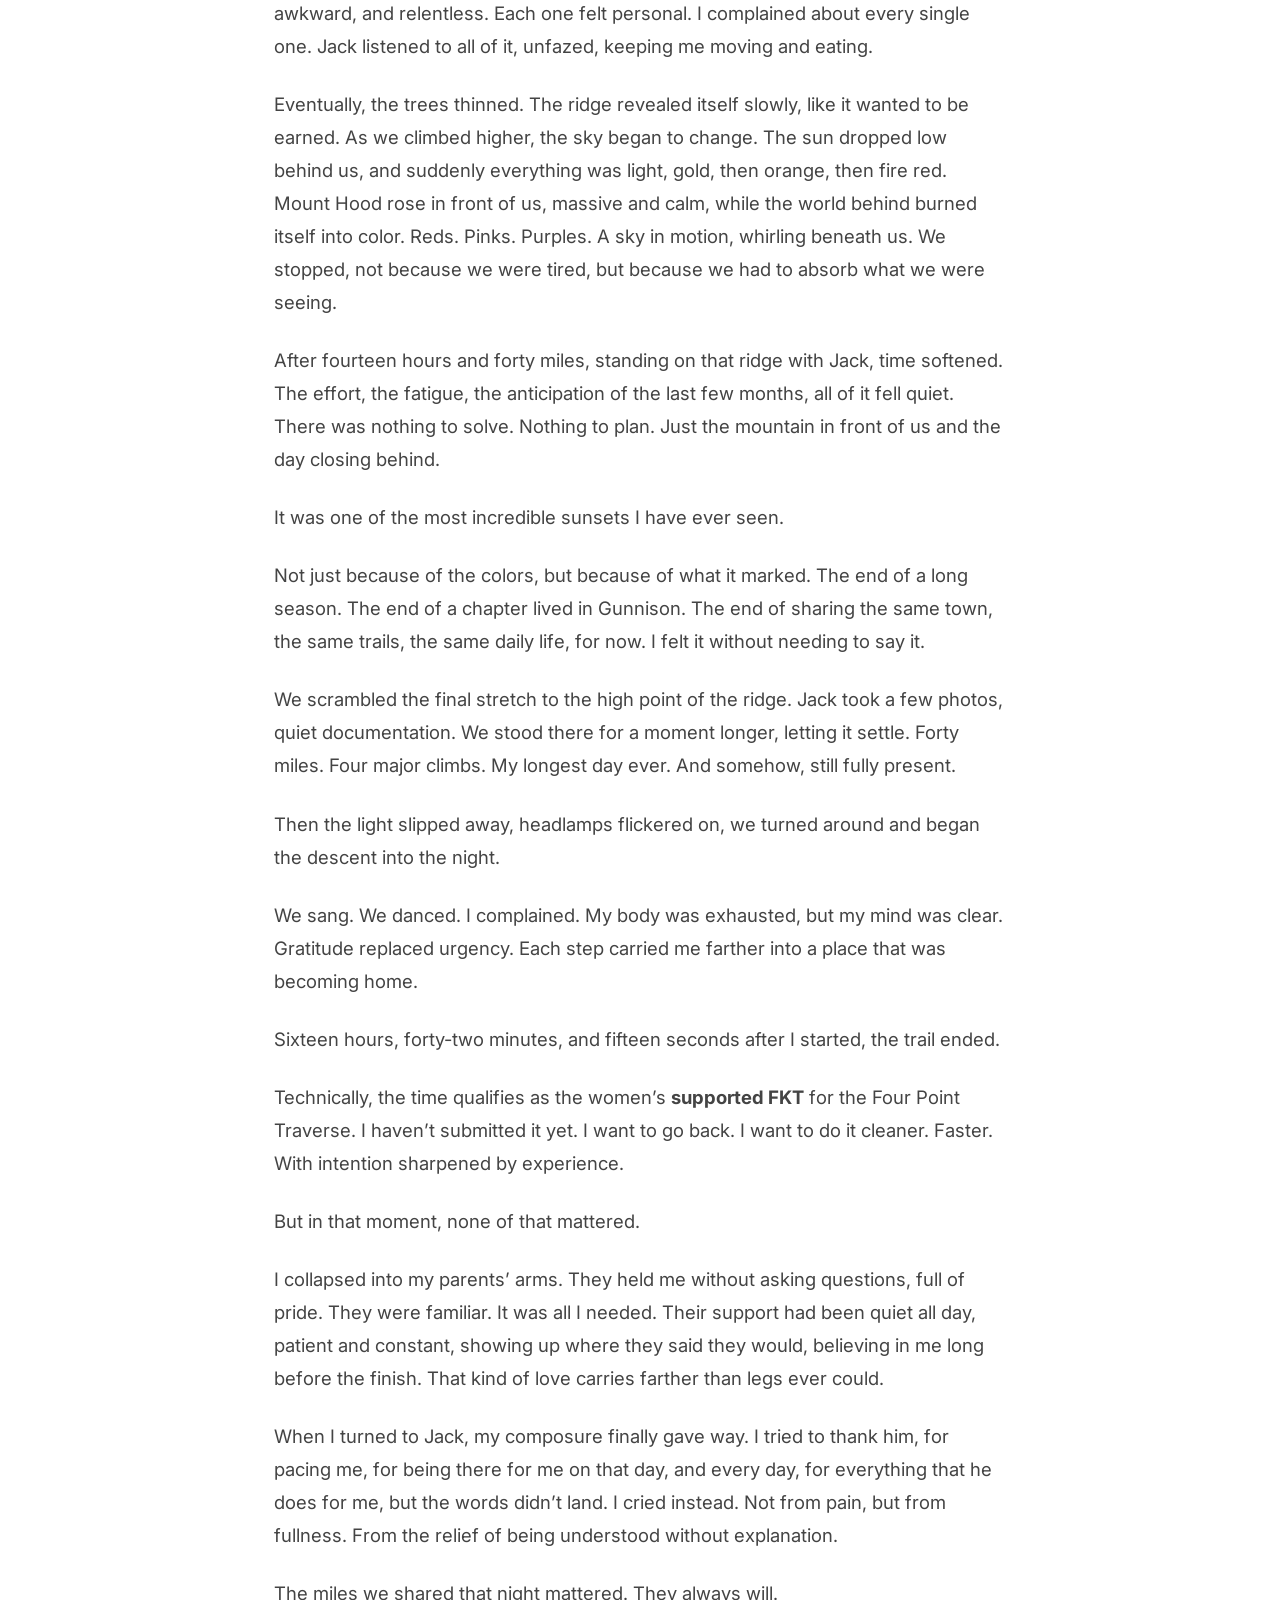
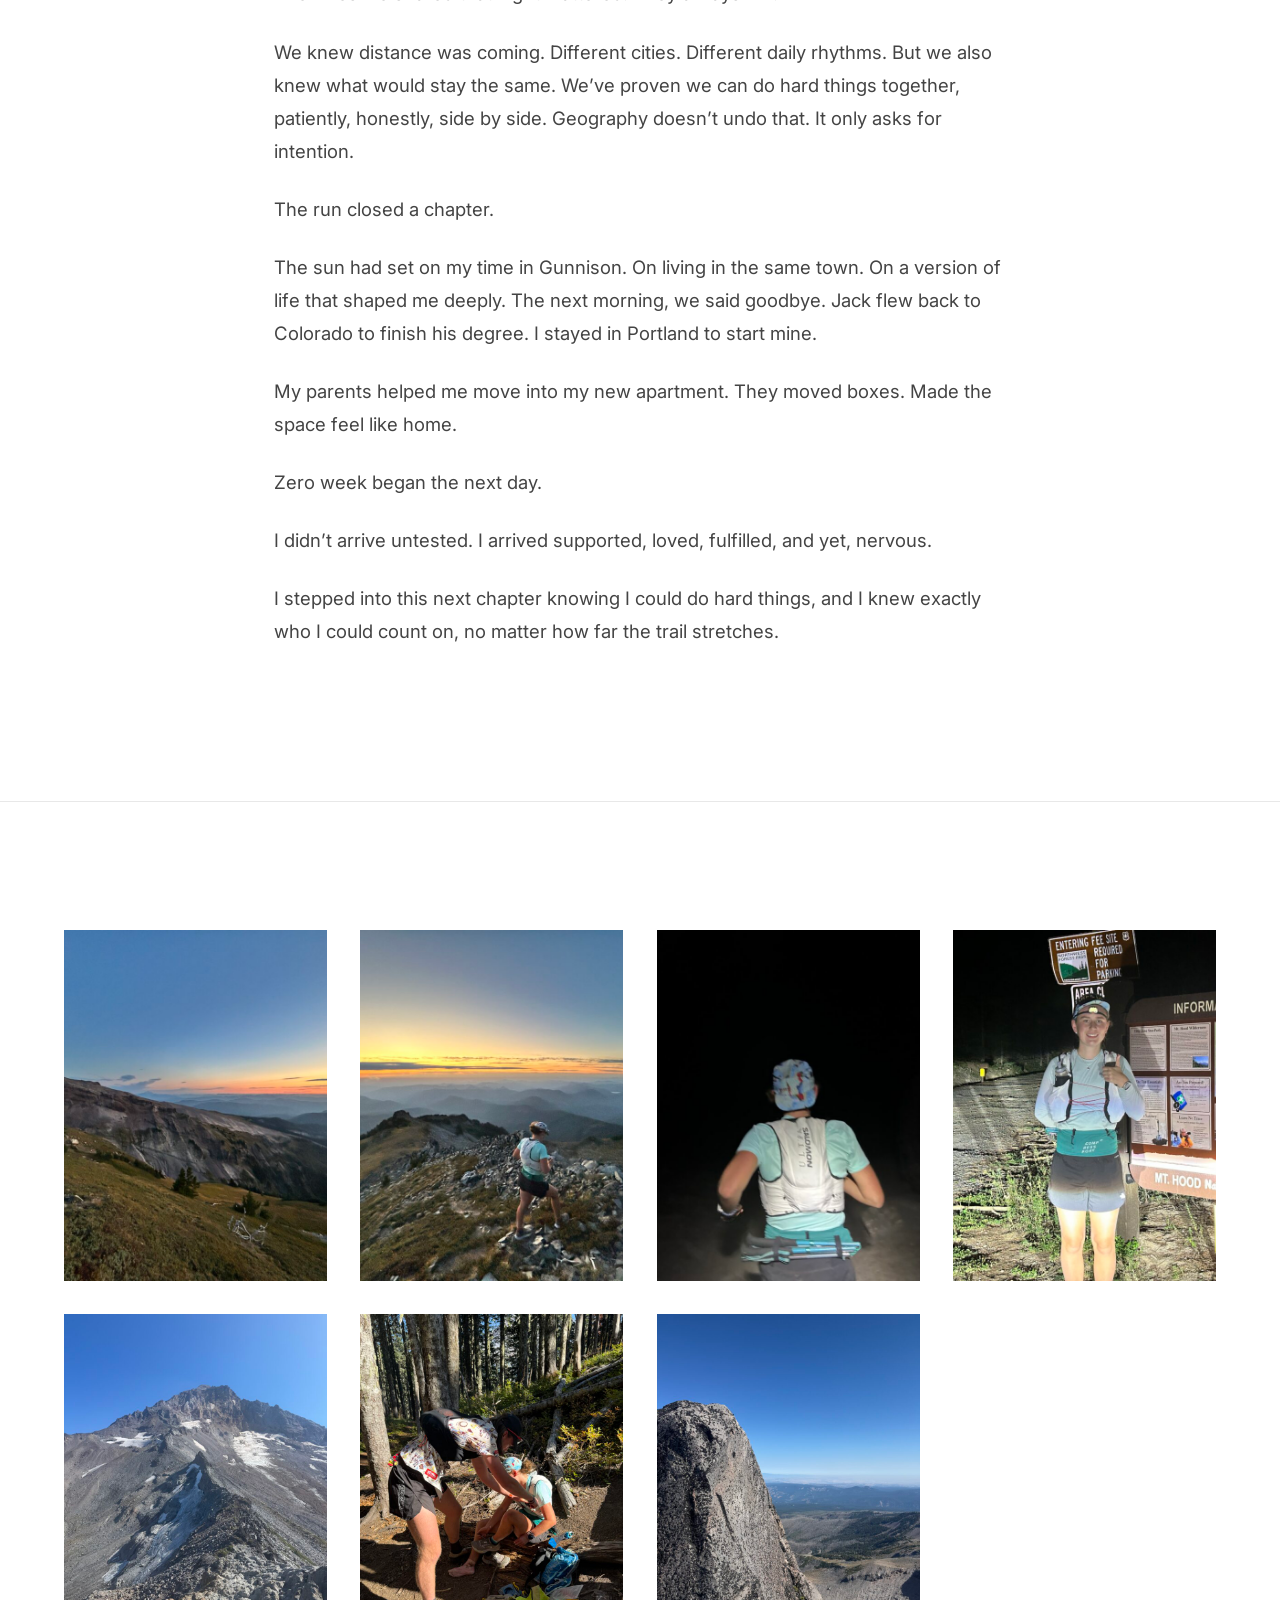
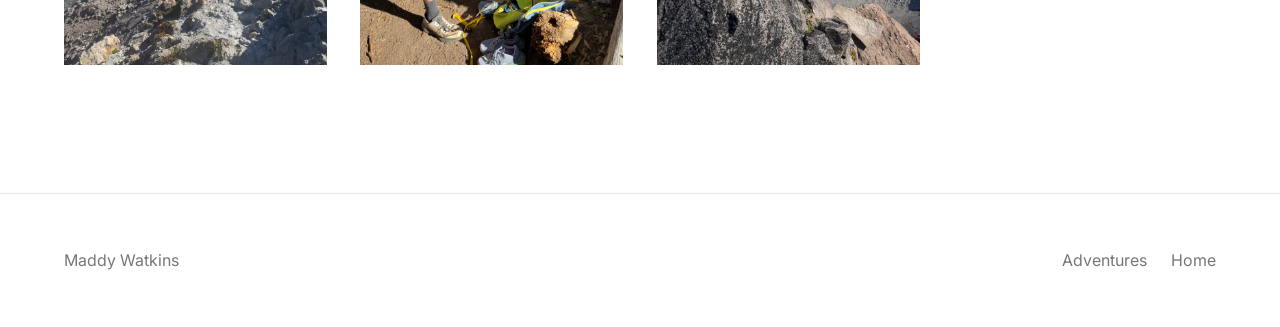
<file: wyeast-four-point-traverse.html>
<!DOCTYPE html>
<html lang="en">
  <head>
    <meta charset="UTF-8" />
    <meta name="viewport" content="width=device-width, initial-scale=1.0" />
    <title>Wy'east 4-Point Traverse | Maddy Watkins</title>
    <meta name="description" content="Wy'east 4-Point Traverse adventure writeup by Maddy Watkins." />
    <link rel="preconnect" href="https://fonts.googleapis.com" />
    <link rel="preconnect" href="https://fonts.gstatic.com" crossorigin />
    <link href="https://fonts.googleapis.com/css2?family=Inter:wght@400;500;600;700&display=swap" rel="stylesheet" />
    <link rel="stylesheet" href="styles.css" />
  </head>
  <body>
    <header class="site-header" id="top">
      <a class="brand" href="index.html" aria-label="Maddy Watkins home">Maddy Watkins</a>
      <button class="menu-toggle" type="button" aria-expanded="false" aria-controls="site-nav"><span></span><span></span><span></span></button>
      <nav class="site-nav" id="site-nav" aria-label="Primary navigation">
        <a href="index.html#about">About</a>
        <a href="index.html#portfolio">Work</a>
        <a href="index.html#adventures">Adventures</a>
        <a href="contact.html">Contact</a>
      </nav>
    </header>

    <main>
      <section class="project-page-hero story-hero" aria-labelledby="story-title">
        <a class="back-link" href="index.html#adventures">Back to adventures</a>
        <p class="eyebrow">Welcome to Oregon / 46.5 miles / 4 major climbs</p>
        <h1 id="story-title">Wy'east 4-Point Traverse</h1>
        <p>
          My first run in Oregon: a 46.5-mile point-to-point route across the
          north side of Mount Hood, with roughly 14,000 feet of ascent and
          16,000 feet of descent.
        </p>
        <img src="assets/traverse-hero.jpeg" alt="Mount Hood 4-Point Traverse landscape" />
      </section>

      <article class="story-body section" aria-label="Wy'east 4-Point Traverse writeup">
        <p>I’ve had the endurance bug for as long as I can remember.<br />But I’ve always believed endurance is something you earn slowly.<br />Quality before quantity. Patience before ambition.</p>
        <p>After several years of deliberate base building, I finally felt ready to test that belief and signed up for the Crested Butte 50 Miler. I had built steadily, completing multiple 20–30-mile efforts, but never beyond that. I had just moved to Gunnison. The course suited my strengths. It felt like the right way to learn a place.</p>
        <p>Then life accelerated.</p>
        <p>In April, I found out I’d been accepted into the University of Oregon’s Sport Product Design graduate program. With a background in mathematics, it felt like a best-case scenario dream, one of those yeses that doesn’t require hesitation. The only complication was timing.</p>
        <p>I would be moving from the grounding stillness of Gunnison, Colorado to Portland, Oregon. My debut 50 miler was scheduled for the Saturday before classes began.<br />Run 50 miles Saturday.<br />Drive 18 hours Sunday.<br />Start graduate school Monday.</p>
        <p>Ambitious, but doable.</p>
        <p>Until I learned about zero week. I needed to be in Oregon the week before classes, the same week as the race. After sitting with it, I chose to practice something endurance sports don’t always reward, knowing when to let go. I shelved the Crested Butte 50 for another year.</p>
        <p>Not long after, something better appeared.</p>
        <p>The Teanaway 54 Miler in Washington was scheduled for the Saturday before zero week. Perfect. I spent the spring and summer preparing for that start line. 5 a.m. alarms, runs before work, and long weekends deep in the West Elks and San Juans. Big days. Big vert. I was fit, especially uphill.</p>
        <p>Two weeks before the race, just as confidence settled in, nature intervened. A lightning strike ignited the course. The trails burned. The race was cancelled.</p>
        <p>I understood the decision. Still, I was frustrated. I was already uneasy about leaving Gunnison and the life I had built there. This race had been something solid to pull me toward the Pacific Northwest.</p>
        <p>After about forty-eight hours of disappointment, I shifted perspective. If I was moving to a new landscape, I could meet it on its own terms. I started exploring Pacific Northwest routes, specifically Portland-area FKTs, or Fastest Known Times, searching for something steep, technical, and uncompromising.</p>
        <p>That’s when I found the <strong>Four Point Traverse</strong>.</p>
        <p>A 46.5-mile, point-to-point route across the north side of Mount Hood from east to west. Four major climbs. Roughly 14,000 feet of ascent and 16,000 feet of descent. A route that demanded attention.</p>
        <p>I considered going after the women’s unsupported FKT. I was ready to race. But I was also moving to Oregon with a team of company, love and support. I didn’t want to spend the day entirely alone when my parents and my partner, Jack could be there. That felt silly. Endurance is never truly solo. I wanted to lean into that.</p>
        <p>The plan became simple. I would run the first 27 miles and roughly 10,000 feet of climbing alone. My parents and Jack would hike in with food, water, and fresh socks. Jack would then join me for the final 20 miles and the fourth and final climb.</p>
        <p>This would be my first run in Oregon.</p>
        <p>I started at the Tilly Jane trailhead at 5:30 a.m. Headlamp on. Vest full of snacks. Nerves present.</p>
        <p>The climb up Cooper Spur was smooth and well marked in the dark. As the sun rose, an orange glow filled the sky behind me, and the towers of Mount St. Helens, Rainier, and Adams became visible in the distance. Just over two and a half hours and 6,000 feet later, I reached the summit. I ate a Rice Krispie, sent an inReach message, and dropped into the descent, steep, runnable, and tempting. I held back. There was a long day ahead.</p>
        <p>Barrett Spur was different.</p>
        <p>Unlike Cooper Spur, there was no obvious trail. It was steep, loose, and sharp. Progress slowed to careful movement across boulders and exposure. At one point, I found myself on a narrow ledge with thousands of feet of air below. One mistake would have ended the day, or worse. I moved deliberately and kept going.</p>
        <p>When I reached the summit of Barrett, I was over 24 miles in with nearly 9,000 feet of climbing. The descent was just as slow, just as tedious. Relief came only when I was safely back below.</p>
        <p>The third climb, Ho Rock, was steep, runnable, and busy. It felt strange to re-enter a world with people. At the summit, as I turned to head back down, a man yelled after me, “You came all the way up here just to turn around so quickly?” “Yep,” I said, without stopping. I was already eight hours and ten thousand feet deep. I didn’t need to explain the rest of the day.</p>
        <p>The descent off Ho Rock broke me.</p>
        <p>Seventeen hundred feet in under a mile. Loose dirt. Dead legs. I slid, fell, stood, repeated. At my lowest point, I sat in the dirt and cried, briefly and productively. Then I checked the map, saw how close I was to my parents, and stood back up.</p>
        <p>When I reached them, they had built a perfect, quiet aid station. Full of food, water, dry socks and their wonderful presence. I sat for a moment. Reset. Handed them my trash. Took what I needed. Then Jack and I headed out together.</p>
        <p>Yocum Ridge loomed ahead. Five and a half miles. Thirty-five hundred feet of climbing. A proper climb, even on fresh legs. At forty miles in, it felt immense. The trail rose steadily through dense trees, littered with downed logs. These were thick, awkward, and relentless. Each one felt personal. I complained about every single one. Jack listened to all of it, unfazed, keeping me moving and eating.</p>
        <p>Eventually, the trees thinned. The ridge revealed itself slowly, like it wanted to be earned. As we climbed higher, the sky began to change. The sun dropped low behind us, and suddenly everything was light, gold, then orange, then fire red. Mount Hood rose in front of us, massive and calm, while the world behind burned itself into color. Reds. Pinks. Purples. A sky in motion, whirling beneath us. We stopped, not because we were tired, but because we had to absorb what we were seeing.</p>
        <p>After fourteen hours and forty miles, standing on that ridge with Jack, time softened. The effort, the fatigue, the anticipation of the last few months, all of it fell quiet. There was nothing to solve. Nothing to plan. Just the mountain in front of us and the day closing behind.</p>
        <p>It was one of the most incredible sunsets I have ever seen.</p>
        <p>Not just because of the colors, but because of what it marked. The end of a long season. The end of a chapter lived in Gunnison. The end of sharing the same town, the same trails, the same daily life, for now. I felt it without needing to say it.</p>
        <p>We scrambled the final stretch to the high point of the ridge. Jack took a few photos, quiet documentation. We stood there for a moment longer, letting it settle. Forty miles. Four major climbs. My longest day ever. And somehow, still fully present.</p>
        <p>Then the light slipped away, headlamps flickered on, we turned around and began the descent into the night.</p>
        <p>We sang. We danced. I complained. My body was exhausted, but my mind was clear. Gratitude replaced urgency. Each step carried me farther into a place that was becoming home.</p>
        <p>Sixteen hours, forty-two minutes, and fifteen seconds after I started, the trail ended.</p>
        <p>Technically, the time qualifies as the women’s <strong>supported FKT</strong> for the Four Point Traverse. I haven’t submitted it yet. I want to go back. I want to do it cleaner. Faster. With intention sharpened by experience.</p>
        <p>But in that moment, none of that mattered.</p>
        <p>I collapsed into my parents’ arms. They held me without asking questions, full of pride. They were familiar. It was all I needed. Their support had been quiet all day, patient and constant, showing up where they said they would, believing in me long before the finish. That kind of love carries farther than legs ever could.</p>
        <p>When I turned to Jack, my composure finally gave way. I tried to thank him, for pacing me, for being there for me on that day, and every day, for everything that he does for me, but the words didn’t land. I cried instead. Not from pain, but from fullness. From the relief of being understood without explanation.</p>
        <p>The miles we shared that night mattered. They always will.</p>
        <p>We knew distance was coming. Different cities. Different daily rhythms. But we also knew what would stay the same. We’ve proven we can do hard things together, patiently, honestly, side by side. Geography doesn’t undo that. It only asks for intention.</p>
        <p>The run closed a chapter.</p>
        <p>The sun had set on my time in Gunnison. On living in the same town. On a version of life that shaped me deeply. The next morning, we said goodbye. Jack flew back to Colorado to finish his degree. I stayed in Portland to start mine.</p>
        <p>My parents helped me move into my new apartment. They moved boxes. Made the space feel like home.</p>
        <p>Zero week began the next day.</p>
        <p>I didn’t arrive untested. I arrived supported, loved, fulfilled, and yet, nervous.</p>
        <p>I stepped into this next chapter knowing I could do hard things, and I knew exactly who I could count on, no matter how far the trail stretches.</p>
      </article>

      <section class="project-gallery section" aria-label="Wy'east 4-Point Traverse images">
        <img src="assets/traverse-start.jpeg" alt="Mount Hood traverse early route view" />
        <img src="assets/traverse-ridge-1.jpeg" alt="Mount Hood traverse ridge view" />
        <img src="assets/traverse-ridge-2.jpeg" alt="Mount Hood traverse sunset view" />
        <img src="assets/traverse-mountain.jpeg" alt="Mount Hood mountain view" />
        <img src="assets/traverse-vertical-1.jpeg" alt="Vertical photo from the 4-Point Traverse" />
        <img src="assets/traverse-vertical-2.jpeg" alt="Trail photo from the 4-Point Traverse" />
        <img src="assets/traverse-vertical-3.jpeg" alt="Summit photo from the 4-Point Traverse" />
      </section>
    </main>

    <footer class="footer">
      <p>Maddy Watkins</p>
      <nav aria-label="Footer navigation">
        <a href="index.html#adventures">Adventures</a>
        <a href="index.html#top">Home</a>
      </nav>
    </footer>

    <script src="script.js"></script>
  </body>
</html>
</file>
<file: styles.css>
:root {
  --paper: #ffffff;
  --ink: #111111;
  --muted: #777777;
  --line: #e8e8e8;
  --soft: #f7f7f7;
}

* {
  box-sizing: border-box;
}

html {
  scroll-behavior: smooth;
}

body {
  margin: 0;
  background: var(--paper);
  color: var(--ink);
  font-family: Inter, Arial, sans-serif;
  line-height: 1.55;
}

img {
  display: block;
  width: 100%;
}

a {
  color: inherit;
  text-decoration: none;
}

.site-header {
  position: sticky;
  top: 0;
  z-index: 20;
  display: grid;
  grid-template-columns: 1fr auto;
  align-items: center;
  min-height: 92px;
  padding: 28px clamp(22px, 5vw, 70px);
  background: rgba(255, 255, 255, 0.94);
}

.brand {
  width: fit-content;
  font-size: 22px;
  font-weight: 600;
}

.site-nav {
  display: flex;
  gap: clamp(18px, 3vw, 44px);
  align-items: center;
  color: var(--muted);
  font-size: 14px;
}

.site-nav a {
  transition: color 160ms ease;
}

.site-nav a:hover,
.site-nav a:focus-visible {
  color: var(--ink);
}

.menu-toggle {
  display: none;
  width: 40px;
  height: 34px;
  padding: 7px 4px;
  border: 0;
  background: transparent;
}

.menu-toggle span {
  display: block;
  height: 2px;
  margin: 5px 0;
  background: var(--ink);
}

.intro {
  display: flex;
  align-items: center;
  max-width: 1420px;
  padding: clamp(58px, 8vw, 118px) clamp(22px, 5vw, 70px) clamp(34px, 5vw, 66px);
  margin: 0 auto;
}

.intro-copy {
  max-width: 1180px;
}

.eyebrow,
.section-kicker {
  margin: 0 0 18px;
  color: var(--muted);
  font-size: 13px;
}

h1,
h2,
p {
  margin-top: 0;
}

h1 {
  max-width: 100%;
  margin-bottom: 28px;
  font-size: clamp(44px, 6.6vw, 96px);
  font-weight: 600;
  line-height: 0.98;
}

h2 {
  margin-bottom: 0;
  font-size: clamp(30px, 4.2vw, 62px);
  font-weight: 600;
  line-height: 1.02;
}

.intro-copy p:last-child,
.split-copy p {
  color: #555555;
  font-size: clamp(16px, 1.45vw, 20px);
}

.intro-subtitle {
  max-width: 760px;
  color: #555555;
  font-size: clamp(18px, 2vw, 26px);
}

.image-pair {
  max-width: 1420px;
  padding: 0 clamp(22px, 5vw, 70px) clamp(72px, 9vw, 130px);
  margin: 0 auto;
}

.image-pair img {
  width: 100%;
  aspect-ratio: 16 / 9;
  object-fit: cover;
  object-position: center 42%;
}

.section {
  max-width: 1420px;
  padding: clamp(72px, 10vw, 150px) clamp(22px, 5vw, 70px);
  margin: 0 auto;
}

.about {
  border-top: 1px solid var(--line);
  border-bottom: 1px solid var(--line);
}

.split-copy {
  display: grid;
  grid-template-columns: minmax(260px, 0.82fr) minmax(320px, 1.18fr);
  gap: clamp(34px, 7vw, 118px);
  align-items: start;
}

.split-copy > div {
  max-width: 690px;
}

.about-media-copy {
  display: grid;
  grid-template-columns: minmax(128px, 0.46fr) minmax(240px, 1fr);
  gap: clamp(20px, 3vw, 34px);
  align-items: start;
}

.about-media-copy img {
  aspect-ratio: 4 / 5;
  object-fit: cover;
  object-position: 34% center;
}

.work-heading {
  display: flex;
  justify-content: space-between;
  gap: 28px;
  align-items: end;
  margin-bottom: clamp(34px, 6vw, 74px);
}

.work-heading h2 {
  font-size: clamp(28px, 3.6vw, 54px);
}

.category-heading {
  margin-top: clamp(58px, 8vw, 110px);
  padding-top: clamp(28px, 4vw, 48px);
  border-top: 1px solid var(--line);
}

.category-heading h2 {
  font-size: clamp(28px, 3.6vw, 54px);
}

.subcategory-heading {
  margin-top: clamp(42px, 6vw, 82px);
}

.subcategory-heading h2 {
  font-size: clamp(24px, 3vw, 42px);
}

.footwear-grid {
  margin-top: clamp(24px, 4vw, 46px);
}

.footwear-grid .project-card img {
  aspect-ratio: 1.12 / 1;
}

.footwear-grid .project-card img.slide-thumb {
  object-fit: contain;
  padding: clamp(10px, 1.6vw, 18px);
  border: 1px solid var(--line);
}

.project-grid,
.adventure-grid {
  display: grid;
  grid-template-columns: repeat(2, minmax(0, 1fr));
  gap: clamp(24px, 3vw, 46px) clamp(20px, 3vw, 38px);
}

.project-card {
  display: block;
}

.project-card img {
  aspect-ratio: 1.12 / 1;
  object-fit: cover;
  background: var(--soft);
  transition: opacity 160ms ease;
}

.project-card span {
  display: block;
  padding-top: 16px;
  color: #222222;
  font-size: 16px;
  font-weight: 500;
}

.project-card:hover img,
.project-card:focus-visible img {
  opacity: 0.72;
}

.adventures {
  border-top: 1px solid var(--line);
}

.adventure-grid .project-card img {
  aspect-ratio: 1 / 1;
}

.adventure-grid .project-card img.white-rim-image {
  object-position: 58% 64%;
}

.project-page-hero {
  max-width: 1420px;
  padding: clamp(48px, 7vw, 96px) clamp(22px, 5vw, 70px) clamp(44px, 7vw, 90px);
  margin: 0 auto;
}

.project-page-hero h1 {
  max-width: 980px;
  margin-bottom: clamp(30px, 5vw, 64px);
  font-size: clamp(42px, 7vw, 104px);
}

.project-page-hero img {
  max-height: 720px;
  object-fit: cover;
  object-position: center;
}

.story-hero > p:not(.eyebrow) {
  max-width: 720px;
  color: #555555;
  font-size: clamp(17px, 1.55vw, 21px);
}

.back-link {
  display: inline-block;
  margin-bottom: 34px;
  color: var(--muted);
  font-size: 14px;
}

.back-link:hover,
.back-link:focus-visible {
  color: var(--ink);
}

.project-detail {
  display: grid;
  grid-template-columns: minmax(220px, 0.42fr) minmax(300px, 1fr);
  gap: clamp(34px, 7vw, 112px);
  border-top: 1px solid var(--line);
}

.visual-gallery {
  border-top: 1px solid var(--line);
}

.image-note {
  margin-bottom: clamp(16px, 2vw, 26px);
  color: var(--muted);
  font-size: 13px;
}

.visual-story {
  display: grid;
  gap: clamp(44px, 7vw, 104px);
}

.visual-item {
  display: grid;
  grid-template-columns: minmax(0, 1.22fr) minmax(260px, 0.78fr);
  gap: clamp(28px, 5vw, 72px);
  align-items: center;
  margin: 0;
}

.visual-item:nth-child(even) {
  grid-template-columns: minmax(260px, 0.78fr) minmax(0, 1.22fr);
  padding-left: clamp(0px, 4vw, 54px);
}

.visual-item:nth-child(even) img {
  grid-column: 2;
}

.visual-item:nth-child(even) figcaption {
  grid-column: 1;
  grid-row: 1;
}

.visual-item-right-caption,
.visual-item-right-caption:nth-child(even) {
  grid-template-columns: minmax(0, 1.22fr) minmax(260px, 0.78fr);
  padding-left: 0;
}

.visual-item-right-caption:nth-child(even) img {
  grid-column: 1;
}

.visual-item-right-caption:nth-child(even) figcaption {
  grid-column: 2;
}

.visual-item img {
  height: auto;
  object-fit: contain;
  background: var(--soft);
}

.visual-item figcaption {
  padding-top: clamp(18px, 3vw, 34px);
  border-top: 1px solid var(--line);
  max-width: 420px;
  color: #555555;
  font-size: clamp(16px, 1.35vw, 19px);
}

.visual-item figcaption span {
  display: block;
  margin-bottom: 16px;
  color: var(--ink);
  font-size: 13px;
  font-weight: 600;
}

.visual-item figcaption p {
  margin-bottom: 0;
}

.visual-item-overlay {
  position: relative;
  display: block;
}

.visual-item-overlay figcaption {
  position: absolute;
  left: clamp(22px, 5vw, 72px);
  top: clamp(22px, 5vw, 72px);
  width: min(520px, calc(100% - 44px));
  padding: 0;
  background: transparent;
  border-top: 0;
}

.spec-list {
  display: grid;
  align-content: start;
  gap: 18px;
}

.spec-list div {
  padding-top: 18px;
  border-top: 1px solid var(--line);
}

.spec-list span,
.spec-list strong {
  display: block;
}

.spec-list span {
  margin-bottom: 8px;
  color: var(--muted);
  font-size: 13px;
}

.spec-list strong {
  font-size: clamp(22px, 3vw, 38px);
  font-weight: 600;
  line-height: 1.05;
}

.project-body {
  max-width: 760px;
  color: #555555;
  font-size: clamp(17px, 1.55vw, 21px);
}

.project-body p {
  margin-bottom: 1.2em;
}

.project-gallery {
  display: grid;
  grid-template-columns: repeat(4, minmax(0, 1fr));
  gap: clamp(18px, 2.6vw, 34px);
  border-top: 1px solid var(--line);
}

.project-gallery img {
  aspect-ratio: 3 / 4;
  object-fit: cover;
  background: var(--soft);
}

.project-gallery .soft-exposure {
  filter: brightness(0.88) contrast(0.94) saturate(0.92);
}

.gallery-captioned {
  margin: 0;
}

.gallery-captioned figcaption {
  padding-top: 12px;
  color: var(--muted);
  font-size: 13px;
}

.story-body {
  max-width: 860px;
  color: #444444;
  font-size: clamp(18px, 1.45vw, 21px);
  line-height: 1.78;
}

.story-body p {
  margin-bottom: 1.35em;
}

.deck-preview {
  border-top: 1px solid var(--line);
}

.deck-heading {
  display: flex;
  justify-content: space-between;
  gap: 28px;
  align-items: end;
  margin-bottom: clamp(24px, 4vw, 44px);
}

.deck-heading h2 {
  max-width: 720px;
  font-size: clamp(24px, 3vw, 42px);
  text-align: right;
}

.deck-grid {
  display: grid;
  grid-template-columns: repeat(2, minmax(0, 1fr));
  gap: clamp(14px, 2vw, 24px);
}

.deck-grid img {
  width: 100%;
  height: auto;
  object-fit: contain;
  background: var(--soft);
  border: 1px solid var(--line);
}

.resume-page h1 {
  font-size: clamp(44px, 6.6vw, 96px);
}

.resume-viewer {
  max-width: 980px;
}

.resume-viewer img {
  border: 1px solid var(--line);
  background: var(--soft);
}

.resume-viewer a {
  display: inline-block;
  margin-top: 18px;
  color: var(--muted);
  font-size: 14px;
}

.contact-page h1 {
  margin-bottom: clamp(42px, 6vw, 80px);
  font-size: clamp(44px, 6.6vw, 96px);
}

.contact-list {
  display: grid;
  max-width: 760px;
  gap: 30px;
}

.contact-list div {
  padding-top: 18px;
  border-top: 1px solid var(--line);
}

.contact-list span,
.contact-list a {
  display: block;
}

.contact-list span {
  margin-bottom: 10px;
  color: var(--muted);
  font-size: 13px;
}

.contact-list a {
  width: fit-content;
  font-size: clamp(22px, 3vw, 38px);
  font-weight: 600;
  line-height: 1.22;
}

.contact-list a:hover,
.contact-list a:focus-visible {
  color: var(--muted);
}

.footer {
  display: flex;
  justify-content: space-between;
  gap: 24px;
  padding: 54px clamp(22px, 5vw, 70px);
  color: var(--muted);
  border-top: 1px solid var(--line);
}

.footer p {
  margin: 0;
}

.footer nav {
  display: flex;
  gap: 24px;
}

.footer a:hover,
.footer a:focus-visible {
  color: var(--ink);
}

@media (max-width: 860px) {
  .site-header {
    min-height: 74px;
  }

  .menu-toggle {
    display: block;
    justify-self: end;
  }

  .site-nav {
    position: absolute;
    inset: 74px 0 auto;
    display: none;
    padding: 20px 22px 24px;
    background: var(--paper);
    border-top: 1px solid var(--line);
    border-bottom: 1px solid var(--line);
  }

  .site-header.is-open .site-nav {
    display: grid;
    gap: 15px;
  }

  .split-copy {
    grid-template-columns: 1fr;
  }

  .about-media-copy {
    grid-template-columns: minmax(150px, 240px) 1fr;
  }

  .image-pair img {
    width: 100%;
  }

  .project-grid,
  .adventure-grid,
  .project-gallery {
    grid-template-columns: repeat(2, minmax(0, 1fr));
  }

  .project-detail {
    grid-template-columns: 1fr;
  }

  .visual-item {
    grid-template-columns: 1fr;
  }

  .visual-item:nth-child(even) {
    padding-left: 0;
  }

  .visual-item-overlay figcaption {
    position: static;
    width: auto;
    margin-top: 18px;
    padding: 18px 0 0;
    background: transparent;
    border-top: 1px solid var(--line);
  }

  .work-heading {
    display: block;
  }

  .deck-heading {
    display: block;
  }

  .deck-heading h2 {
    text-align: left;
  }

  .deck-grid {
    grid-template-columns: repeat(2, minmax(0, 1fr));
  }
}

@media (max-width: 620px) {
  .about-media-copy {
    grid-template-columns: 1fr;
  }

  .about-media-copy img {
    width: min(260px, 78vw);
  }

  .project-grid,
  .adventure-grid,
  .project-gallery {
    grid-template-columns: 1fr;
  }

  .project-card img {
    aspect-ratio: 1.08 / 1;
  }

  .deck-grid {
    grid-template-columns: 1fr;
  }

  .footer {
    display: grid;
  }
    /* Dragonfly project page image fixes */
/* ===== ABOUT SECTION LAYOUT FIX ===== */

/* ===== ABOUT FINAL FIX ===== */

.about-media-copy {
  display: grid;
  grid-template-columns: 220px 1fr;
  gap: 48px;
  align-items: start;
}

.about-media-copy img {
  width: 220px;
  height: auto;
  border-radius: 8px;
}

/* THIS is the key part you were missing */
.about-media-copy > div {
  display: grid;
  grid-template-columns: 1fr 1fr;
  gap: 40px;
  max-width: 700px;
}

/* force paragraphs to sit side by side cleanly */
.about-media-copy p {
  margin: 0;
}
  /* ===== ABOUT REAL FINAL FIX ===== */

.about .split-copy {
  display: block;
}
}/* ===== ABOUT DESKTOP FIX ===== */

.about .split-copy {
  display: block;
}

.about-media-copy {
  display: grid;
  grid-template-columns: 220px 1fr;
  gap: 48px;
  align-items: start;
  max-width: 1100px;
}

.about-media-copy img {
  width: 220px;
  height: 280px;
  object-fit: cover;
  border-radius: 8px;
}

.about-media-copy > div {
  display: grid;
  grid-template-columns: 1fr 1fr;
  gap: 40px;
}

.about-media-copy p {
  margin: 0;
}
</file>
